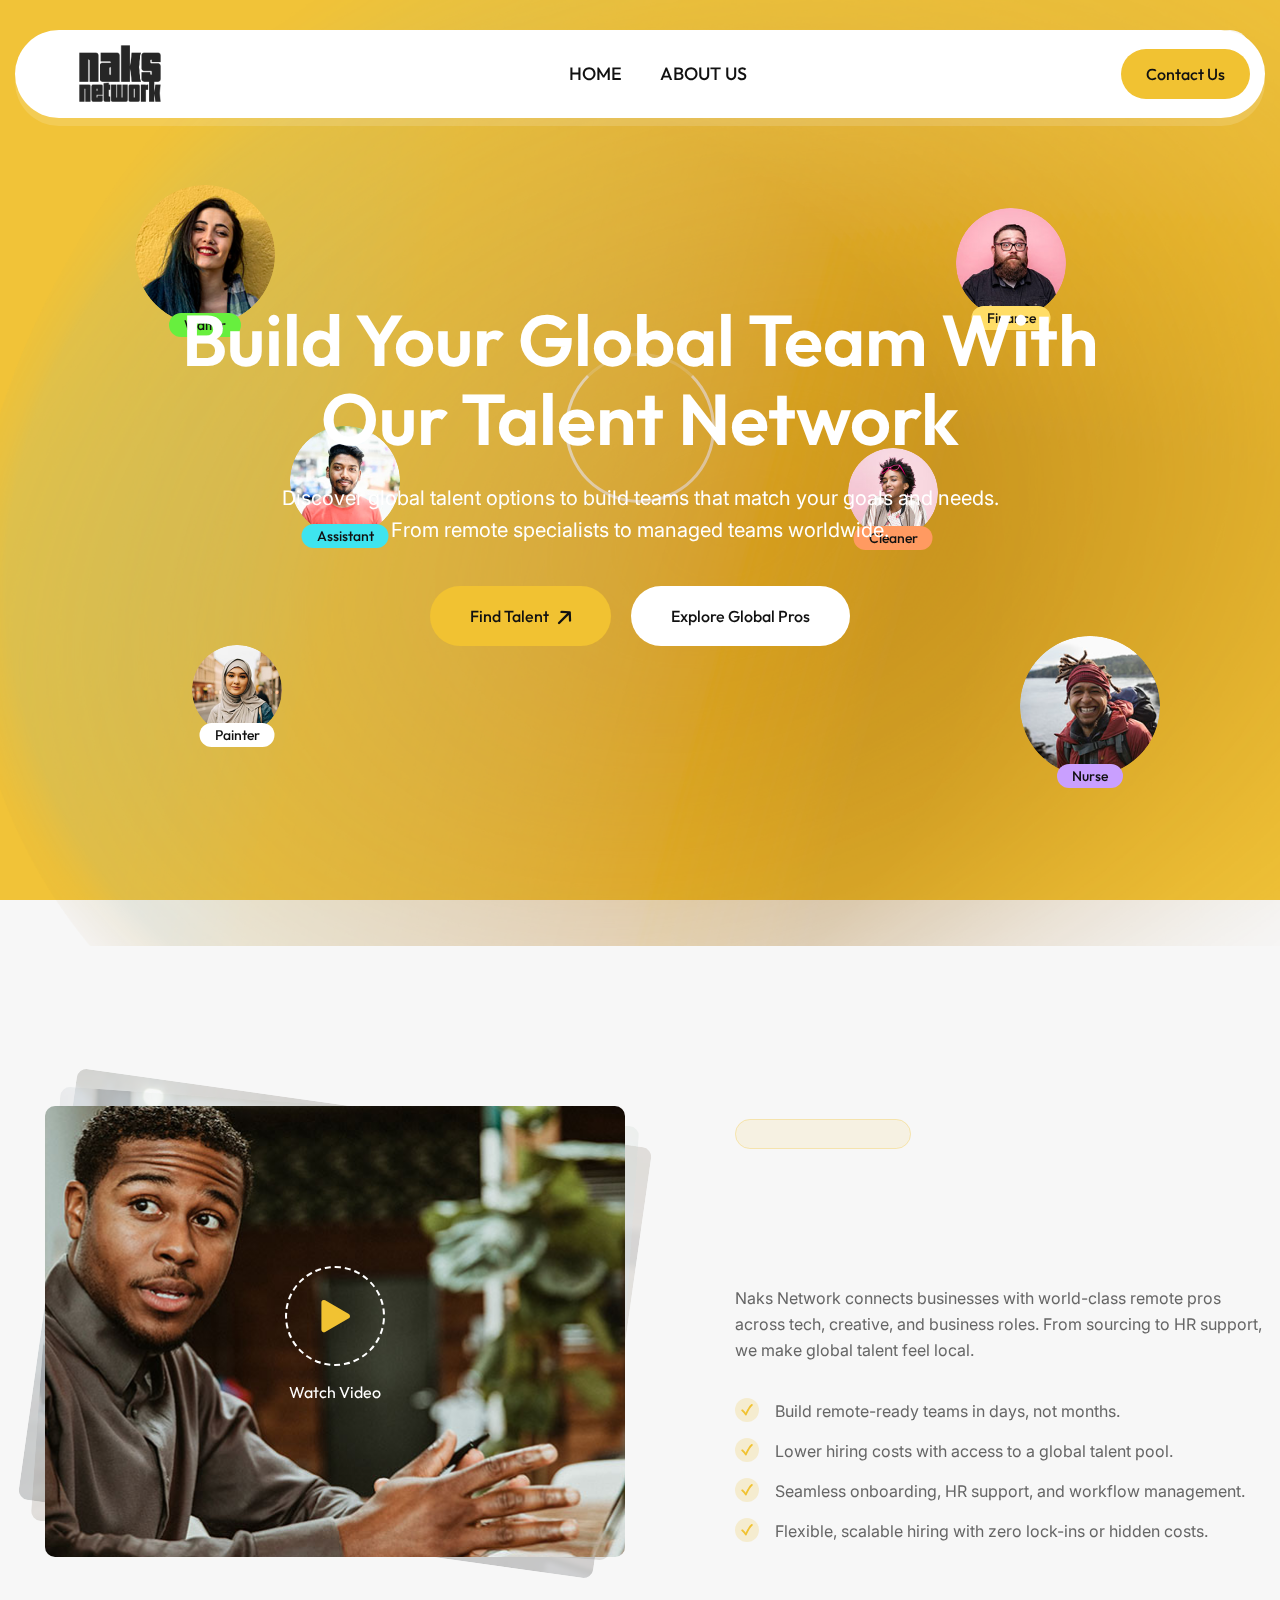
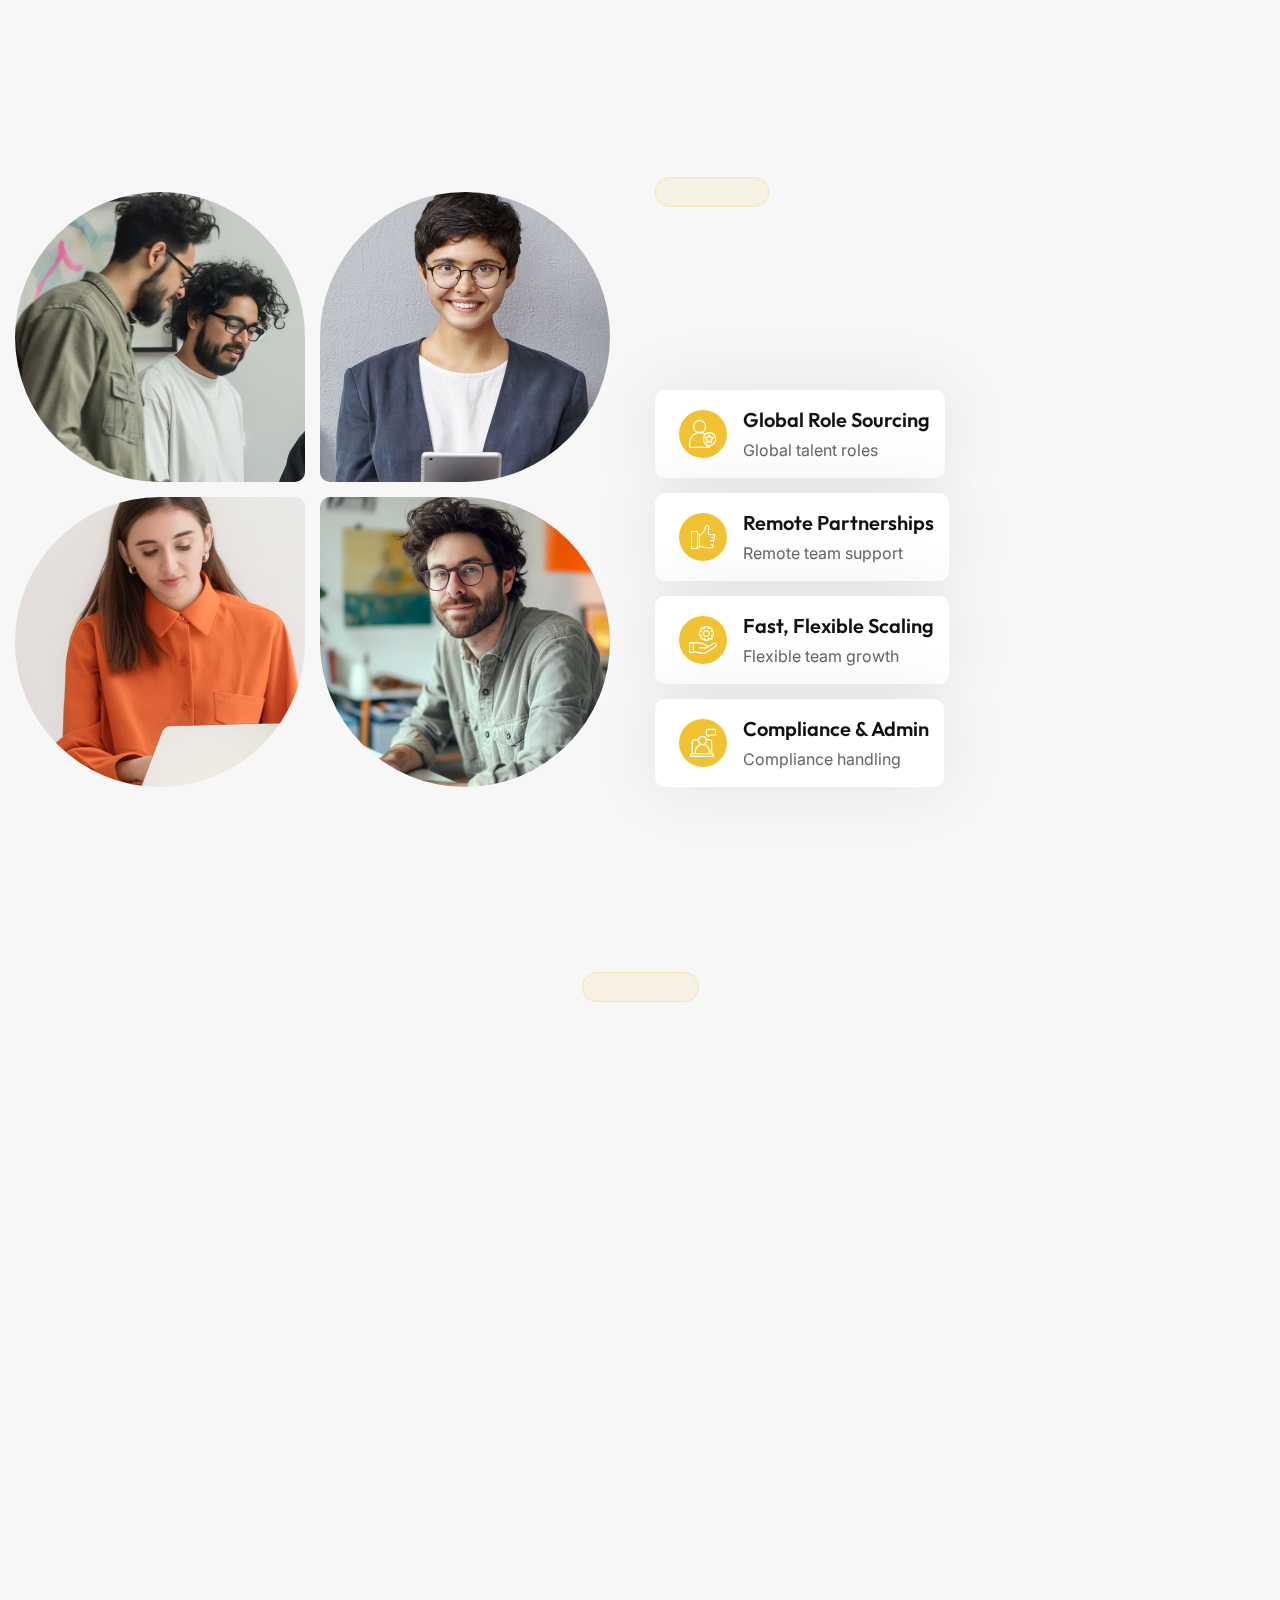
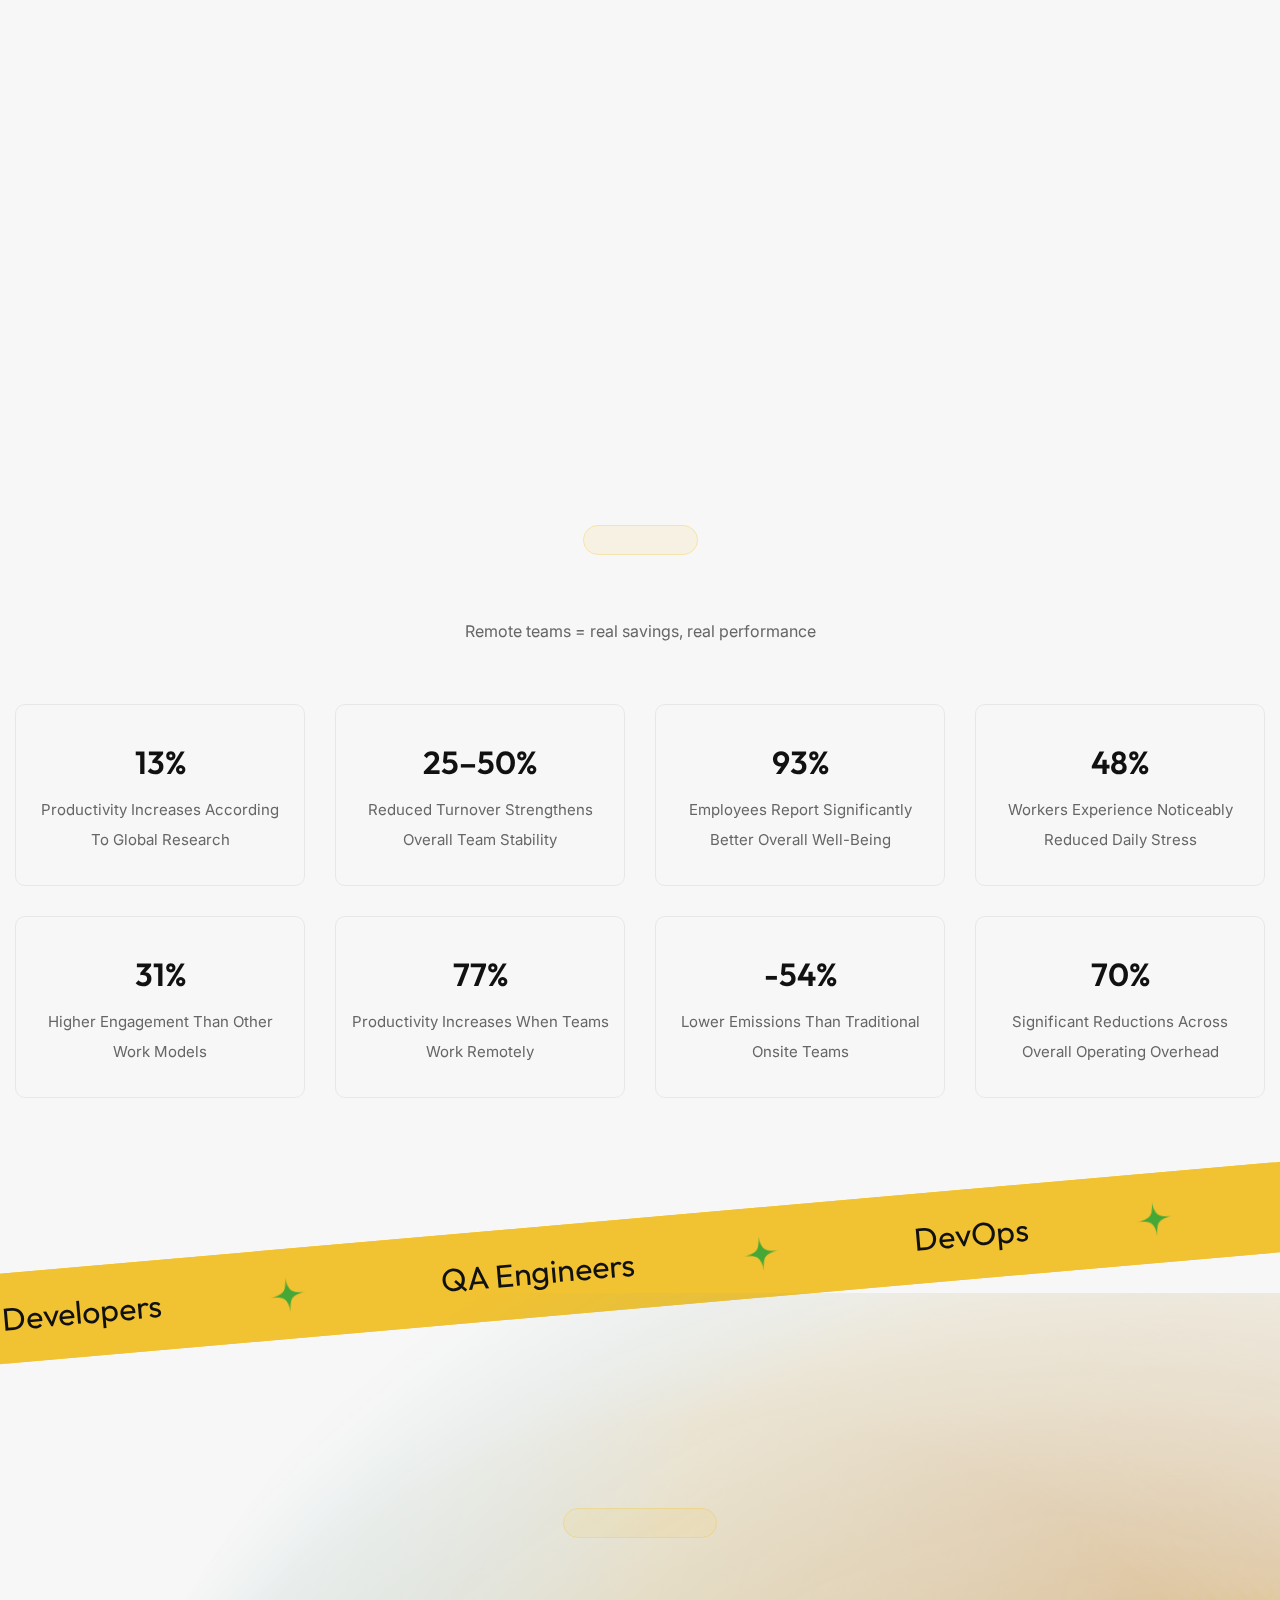
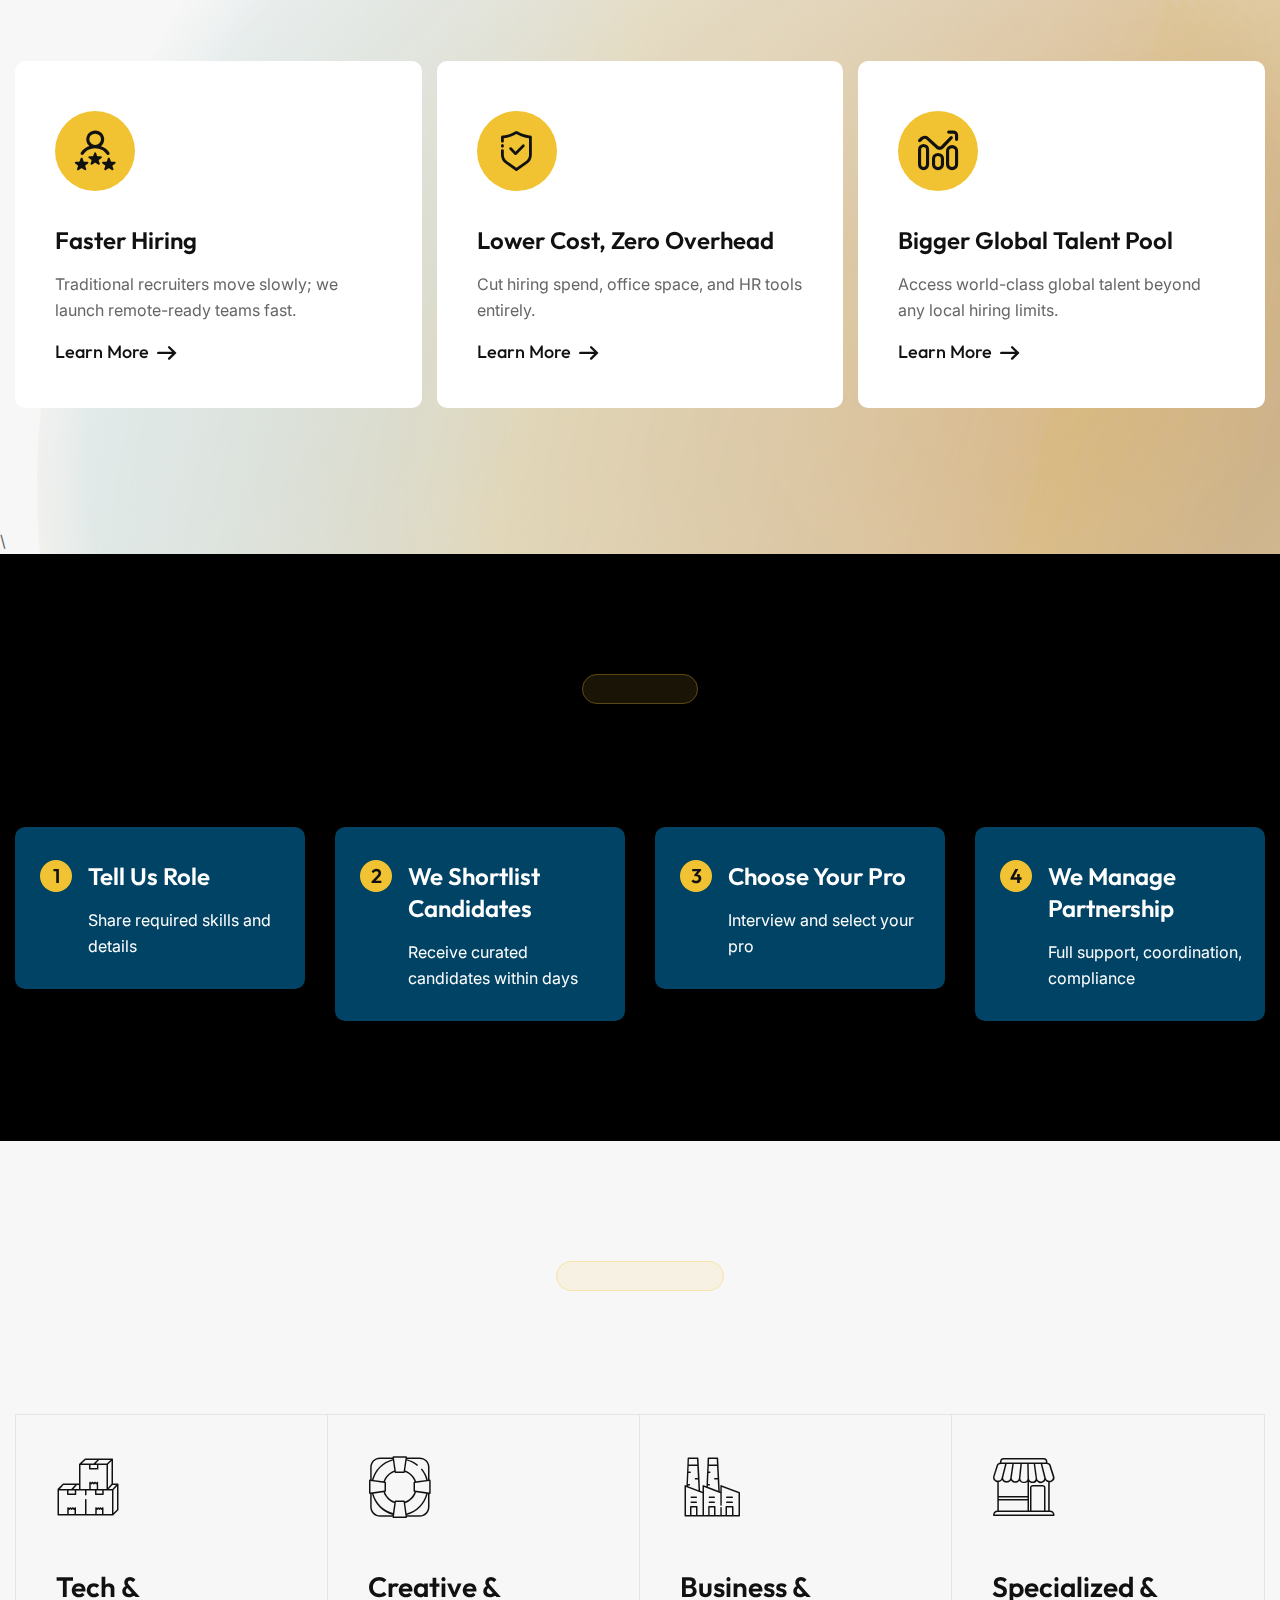
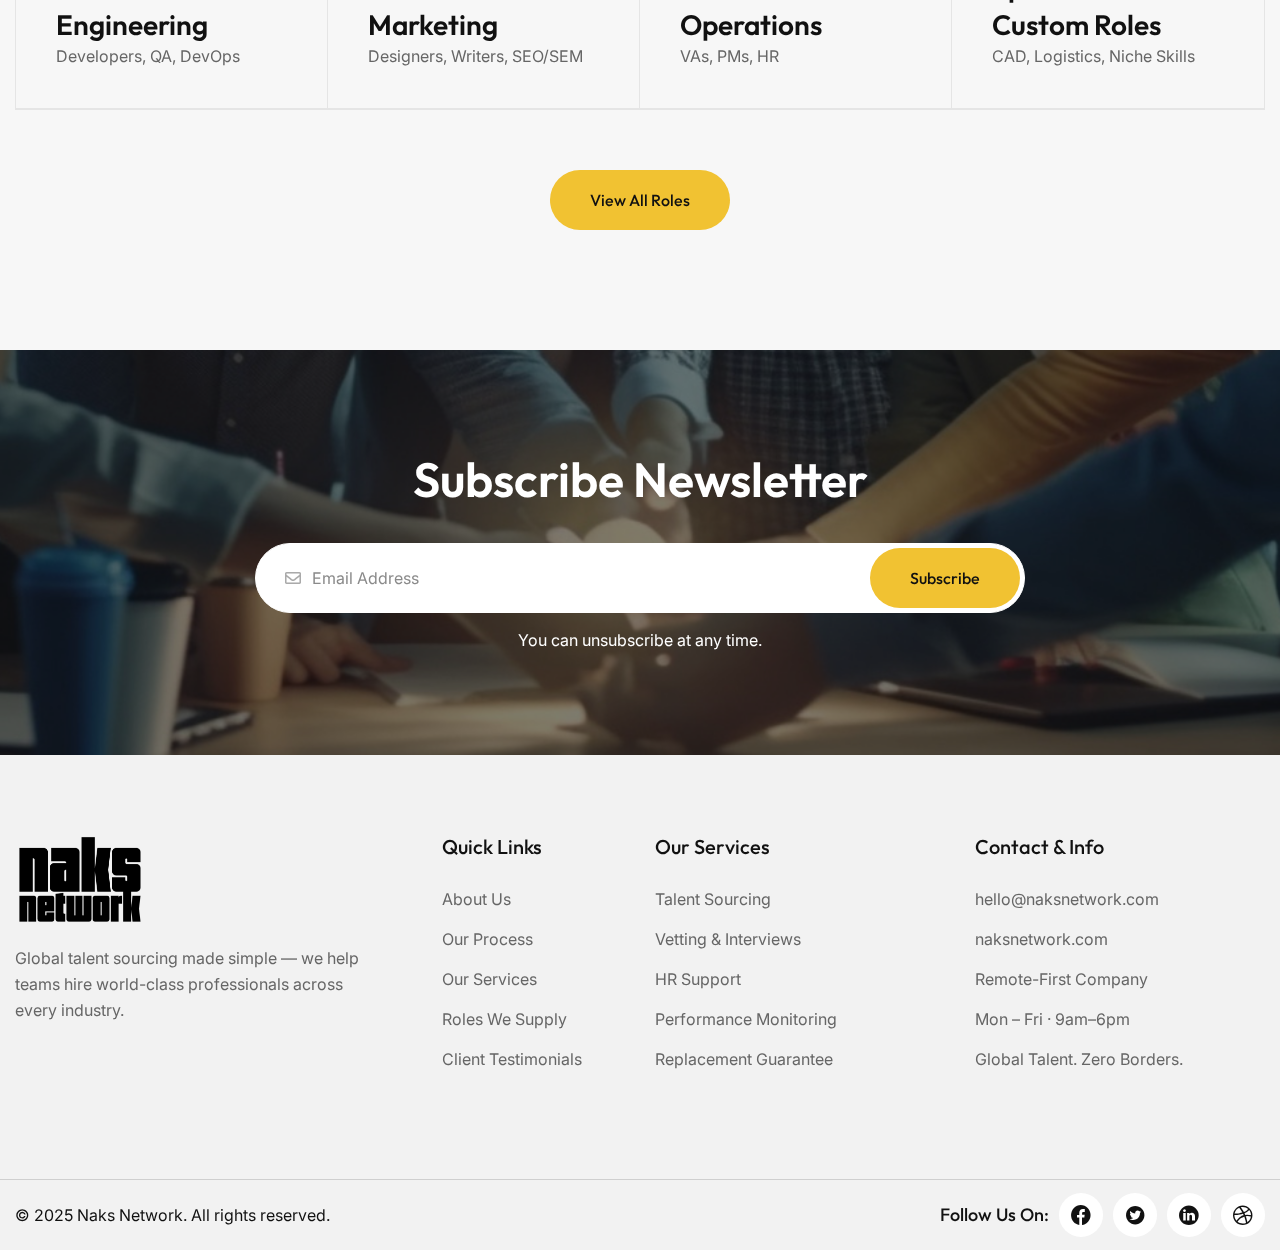
<file: index.html>
<!DOCTYPE html><html lang="en"><head>
        <meta charset="utf-8">
        <meta http-equiv="X-UA-Compatible" content="IE=edge">
        <meta name="viewport"
            content="width=device-width, initial-scale=1.0, maximum-scale=1.0, user-scalable=0">

        <!-- Fav Icon -->

        <!-- Google Fonts -->
        <link
            href="https://fonts.googleapis.com/css2?family=Outfit:wght@100..900&display=swap"
            rel="stylesheet">
        <link
            href="https://fonts.googleapis.com/css2?family=Inter:wght@100..900&family=Outfit:wght@100..900&display=swap"
            rel="stylesheet">

        <!-- Stylesheets -->
        <link href="css/font-awesome-all.css" rel="stylesheet">
        <link href="css/flaticon.css" rel="stylesheet">
        <link href="css/owl.css" rel="stylesheet">
        <link href="css/bootstrap.css" rel="stylesheet">
        <link href="css/jquery.fancybox.min.css" rel="stylesheet">
        <link href="css/animate.css" rel="stylesheet">
        <link href="css/nice-select.css" rel="stylesheet">
        <link href="css/odometer.css" rel="stylesheet">
        <link href="css/elpath.css" rel="stylesheet">
        <link href="css/color.css" id="jssDefault" rel="stylesheet">
        <link href="css/style.css" rel="stylesheet">
        <link href="css/header.css" rel="stylesheet">
        <link href="css/banner.css" rel="stylesheet">
        <link href="css/clients.css" rel="stylesheet">
        <link href="css/about.css" rel="stylesheet">
        <link href="css/funfact.css" rel="stylesheet">
        <link href="css/chooseus.css" rel="stylesheet">
        <link href="css/category.css" rel="stylesheet">
        <link href="css/industries.css" rel="stylesheet">
        <link href="css/process.css" rel="stylesheet">
        <link href="css/team.css" rel="stylesheet">
        <link href="css/news.css" rel="stylesheet">
        <link href="css/subscribe.css" rel="stylesheet">
        <link href="css/footer.css" rel="stylesheet">
        <link href="css/responsive.css" rel="stylesheet">
        <link rel="stylesheet" href="css/service.css">

    </head>

    <!-- page wrapper -->
    <body>

        <div class="boxed_wrapper ltr"  >
            
            <!-- preloader -->
            <div class="loader-wrap">
                <div class="preloader">
                    <div class="preloader-close"><i class="icon-27"></i></div>
                    <div id="handle-preloader" class="handle-preloader">
                        <div class="animation-preloader">
                            <div class="spinner"></div>
                        </div>
                    </div>
                </div>
            </div>
            <!-- preloader end -->

            <!-- main header -->
            <header class="main-header header-style-one">
                <!-- header-lower -->
                <div class="header-lower">
                    <div class="auto-container">
                        <div class="outer-box">
                            <figure class="logo-box pl_15">
                                <a href="index">
                                    <img src="images/logo/logo.png" alt
                                        style="width:150px; height:60px; object-fit:contain;">
                                </a>
                            </figure>
                            <div class="menu-area">
                                <!--Mobile Navigation Toggler-->
                                <div class="mobile-nav-toggler">
                                    <i class="icon-bar"></i>
                                    <i class="icon-bar"></i>
                                    <i class="icon-bar"></i>
                                </div>
                                <nav
                                    class="main-menu navbar-expand-md navbar-light clearfix">
                                    <div
                                        class="collapse navbar-collapse show clearfix"
                                        id="navbarSupportedContent">
                                        <ul class="navigation clearfix">
                                            <li><a href="index">HOME</a></li>
                                            <li><a href="about">ABOUT US</a></li>
                                        </ul>
                                    </div>
                                </nav>
                            </div>
                            <div class="menu-right-content">
                                <div class="btn-box"><a href="contact"
                                        class="theme-btn btn-one">Contact
                                        Us</a></div>
                            </div>
                        </div>
                    </div>
                </div>

                <!--sticky Header-->
                <div class="sticky-header">
                    <div class="auto-container">
                        <div class="outer-box">
                            <figure class="logo-box pl_15">
                                <a href="index">
                                    <img src="images/logo/logo.png" alt
                                        style="width:150px; height:60px; object-fit:contain;">
                                </a>
                            </figure>
                            <div class="menu-area">
                                <nav class="main-menu clearfix">
                                    <!--Keep This Empty / Menu will come through Javascript-->
                                </nav>
                            </div>
                            <div class="menu-right-content">
                                <div class="btn-box"><a href="contact"
                                        class="theme-btn btn-one">Contact
                                        Us</a></div>
                            </div>
                        </div>
                    </div>
                </div>
            </header>
            <!-- main-header end -->

            <!-- Mobile Menu  -->
            <div class="mobile-menu">
                <div class="menu-backdrop"></div>
                <div class="close-btn"><i class="fas fa-times"></i></div>
                <nav class="menu-box">
                    <div class="nav-logo"><a href="index"><img
                                src="images/logo/logo.png" alt title></a></div>
                    <div
                        class="menu-outer"><!--Here Menu Will Come Automatically Via Javascript / Same Menu as in Header--></div>
                    <div class="contact-info">
                        <h4>Contact Info</h4>
                        <ul>
                            <!-- <li>Chicago 12, Melborne City, USA</li>
                            <li><a href="tel:+8801682648101">+88
                                    01682648101</a></li> -->
                            <li><a
                                    href="mailto:hello@naksnetwork.com">hello@naksnetwork.com</a></li>
                        </ul>
                    </div>
                    <div class="social-links">
                        <ul class="clearfix">
                            <li><a href="#"><span
                                        class="fab fa-twitter"></span></a></li>
                            <li><a href="#"><span
                                        class="fab fa-facebook-square"></span></a></li>
                            <li><a href="#"><span
                                        class="fab fa-pinterest-p"></span></a></li>
                            <li><a href="#"><span
                                        class="fab fa-instagram"></span></a></li>
                            <li><a href="#"><span
                                        class="fab fa-youtube"></span></a></li>
                        </ul>
                    </div>
                </nav>
            </div>
            <!-- End Mobile Menu -->

            <!-- banner-section -->
            <section class="banner-section p_relative centred">
                <div class="pattern-layer"
                    style="background-image: url(images/new-one2.png);"></div>
                <div class="author-box">
                    <div class="author author-1"><img src="images/author-1.png"
                            alt><span>Waiter</span></div>
                    <div class="author author-2"><img src="images/author-2.png"
                            alt><span>Assistant</span></div>
                    <div class="author author-3"><img src="images/author-3.png"
                            alt><span>Painter</span></div>
                    <div class="author author-4"><img src="images/author-4.png"
                            alt><span>Finance</span></div>
                    <div class="author author-5"><img src="images/author-5.png"
                            alt><span>Cleaner</span></div>
                    <div class="author author-6"><img src="images/author-6.png"
                            alt><span>Nurse</span></div>
                </div>
                <div class="auto-container">
                    <div class="content-box">
                        <h2>Build Your Global Team With Our Talent Network</h2>
                        <p>Discover global talent options to build teams that
                            match your goals and needs. From remote specialists
                            to managed teams worldwide.</p>
                        <div class="btn-box">
                            <a href="#"
                                class="theme-btn btn-one mr_20"><span>Find
                                    Talent</span></a>
                            <a href="#" class="theme-btn banner-btn">Explore
                                Global Pros</a>
                        </div>
                    </div>
                </div>

            </section>
            <!-- banner-section end -->

            <!-- about-section -->
            <section class="about-section pt_120 pb_120">
                <div class="auto-container">
                    <div class="row align-items-center">
                        <div class="col-lg-6 col-md-12 col-sm-12 video-column">
                            <div class="video_block_one">
                                <div
                                    class="video-box p_relative pt_40 pb_40 pl_30 centred">
                                    <div class="image-layer">
                                        <figure class="image-1"><img
                                                src="images/video-3.jpg"
                                                alt></figure>
                                        <figure class="image-2"><img
                                                src="images/video-2.jpg"
                                                alt></figure>
                                    </div>
                                    <div class="video-inner"
                                        style="background-image: url(images/video-1.jpg);">
                                        <div class="video-content">
                                            <a
                                                href="https://www.youtube.com/"
                                                class="lightbox-image video-btn"
                                                data-caption><i
                                                    class="icon-8"></i><span
                                                    class="border-animation border-1"></span><span
                                                    class="border-animation border-2"></span><span
                                                    class="border-animation border-3"></span></a>
                                            <h6>Watch Video</h6>
                                        </div>
                                    </div>
                                </div>
                            </div>
                        </div>
                        <div
                            class="col-lg-6 col-md-12 col-sm-12 content-column">
                            <div class="content_block_one">
                                <div class="content-box ml_80">
                                    <div
                                        class="sec-title pb_20 sec-title-animation animation-style2">
                                        <span
                                            class="sub-title mb_10 title-animation">About
                                            Naks Network</span>
                                        <h2 class="title-animation">Global
                                            Talent. Zero Borders.
                                            <span>All Impact.</span>
                                        </h2>
                                    </div>
                                    <div class="text-box">
                                        <p>Naks Network connects businesses with
                                            world-class remote pros across tech,
                                            creative, and business roles. From
                                            sourcing to HR support, we make
                                            global talent feel local.</p>
                                        <ul class="list-style-one clearfix">
                                            <li>Build remote-ready teams in
                                                days, not months.</li>
                                            <li>Lower hiring costs with access
                                                to a global talent pool.</li>
                                            <li>Seamless onboarding, HR support,
                                                and workflow management.</li>
                                            <li>Flexible, scalable hiring with
                                                zero lock-ins or hidden
                                                costs.</li>
                                        </ul>
                                    </div>
                                </div>
                            </div>
                        </div>

                    </div>
                </div>
            </section>
            <!-- about-section end -->

            <!-- about-style-four -->
            <section class="about-style-four pt_60 pb_60">
                <div class="auto-container">
                    <div class="row align-items-center">

                        <!-- IMAGE COLUMN -->
                        <div class="col-lg-6 col-md-12 col-sm-12 image-column">
                            <div class="image_block_two">
                                <div class="image-inner">
                                    <div class="image-box mr_15">
                                        <figure class="image image-1 mb_15"><img
                                                src="images/about-3.jpg"
                                                alt></figure>
                                        <figure class="image image-2"><img
                                                src="images/about-4.jpg"
                                                alt></figure>
                                    </div>

                                    <div class="image-box">
                                        <figure class="image image-3 mb_15"><img
                                                src="images/about-5.jpg"
                                                alt></figure>
                                        <figure class="image image-4"><img
                                                src="images/about-6.jpg"
                                                alt></figure>
                                    </div>

                                </div>
                            </div>
                        </div>

                        <!-- CONTENT COLUMN -->
                        <div
                            class="col-lg-6 col-md-12 col-sm-12 content-column">
                            <div class="content_block_five">
                                <div class="content-box">

                                    <div
                                        class="sec-title pb_40 sec-title-animation animation-style2">
                                        <span
                                            class="sub-title mb_10 title-animation">What
                                            We Do</span>
                                        <h2 class="title-animation">Global
                                            Talent, Zero Limits.</h2>
                                        <p class="title-animation">We source,
                                            manage, and scale world-class remote
                                            talent across industries—fast,
                                            flexible, and fully compliant.</p>
                                    </div>

                                    <div class="inner-box clearfix">

                                        <div class="single-item">
                                            <div class="icon-box"><i
                                                    class="icon-29"></i></div>
                                            <h4><a href="#">Global Role
                                                    Sourcing</a></h4>
                                            <span>Global talent roles</span>
                                        </div>

                                        <div class="single-item">
                                            <div class="icon-box"><i
                                                    class="icon-30"></i></div>
                                            <h4><a href="#">Remote
                                                    Partnerships</a></h4>
                                            <span>Remote team support</span>
                                        </div>

                                        <div class="single-item">
                                            <div class="icon-box"><i
                                                    class="icon-31"></i></div>
                                            <h4><a href="#">Fast, Flexible
                                                    Scaling</a></h4>
                                            <span>Flexible team growth</span>
                                        </div>

                                        <div class="single-item">
                                            <div class="icon-box"><i
                                                    class="icon-32"></i></div>
                                            <h4><a href="#">Compliance &
                                                    Admin</a></h4>
                                            <span>Compliance handling</span>
                                        </div>

                                    </div>

                                </div>
                            </div>
                        </div>

                    </div>
                </div>
            </section>

            <!-- about-style-four end -->

            <!-- service-section -->
            <section class="service-section centred pt_110 pb_90">
                <div class="auto-container">
                    <div
                        class="sec-title pb_60 sec-title-animation animation-style2">
                        <span class="sub-title mb_10 title-animation">Our
                            Services</span>
                        <h2 class="title-animation">Everything You Need In One
                            Place</h2>
                    </div>
                    <div class="row clearfix">

                        <!-- 1: Talent Sourcing -->
                        <div class="col-lg-4 col-md-6 col-sm-12 service-block">
                            <div class="service-block-one wow fadeInUp animated"
                                data-wow-delay="00ms"
                                data-wow-duration="1500ms">
                                <div class="inner-box">
                                    <div class="image-box">
                                        <figure class="image">
                                            <a href="#">
                                                <img src="images/service-1.jpg"
                                                    alt>
                                            </a>
                                        </figure>
                                        <figure class="overlay-image">
                                            <a href="#">
                                                <img src="images/service-1.jpg"
                                                    alt>
                                            </a>
                                        </figure>
                                    </div>
                                    <div class="lower-content">
                                        <h3>
                                            <a
                                                href="#">Talent
                                                Sourcing</a>
                                        </h3>
                                        <p>Finding the right candidates for your
                                            team.</p>
                                        <div class="btn-box">
                                            <a href="#"
                                                class="theme-btn btn-one">View
                                                Details</a>
                                        </div>
                                    </div>
                                </div>
                            </div>
                        </div>

                        <!-- 2: Vetting + Interviews -->
                        <div class="col-lg-4 col-md-6 col-sm-12 service-block">
                            <div class="service-block-one wow fadeInUp animated"
                                data-wow-delay="300ms"
                                data-wow-duration="1500ms">
                                <div class="inner-box">
                                    <div class="image-box">
                                        <figure class="image">
                                            <a href="#">
                                                <img src="images/service-2.jpg"
                                                    alt>
                                            </a>
                                        </figure>
                                        <figure class="overlay-image">
                                            <a href="#">
                                                <img src="images/service-2.jpg"
                                                    alt>
                                            </a>
                                        </figure>
                                    </div>
                                    <div class="lower-content">
                                        <h3>
                                            <a
                                                href="#">Vetting
                                                + Interviews</a>
                                        </h3>
                                        <p>Pre-vetted candidates ready to
                                            join.</p>
                                        <div class="btn-box">
                                            <a href="#"
                                                class="theme-btn btn-one">View
                                                Details</a>
                                        </div>
                                    </div>
                                </div>
                            </div>
                        </div>

                        <!-- 3: HR Support -->
                        <div class="col-lg-4 col-md-6 col-sm-12 service-block">
                            <div class="service-block-one wow fadeInUp animated"
                                data-wow-delay="600ms"
                                data-wow-duration="1500ms">
                                <div class="inner-box">
                                    <div class="image-box">
                                        <figure class="image">
                                            <a href="#">
                                                <img src="images/service-3.jpg"
                                                    alt>
                                            </a>
                                        </figure>
                                        <figure class="overlay-image">
                                            <a href="#">
                                                <img src="images/service-3.jpg"
                                                    alt>
                                            </a>
                                        </figure>
                                    </div>
                                    <div class="lower-content">
                                        <h3>
                                            <a href="#">HR
                                                Support</a>
                                        </h3>
                                        <p>Handling onboarding and HR
                                            matters.</p>
                                        <div class="btn-box">
                                            <a href="#"
                                                class="theme-btn btn-one">View
                                                Details</a>
                                        </div>
                                    </div>
                                </div>
                            </div>
                        </div>

                        <!-- 4: Performance Monitoring -->
                        <div class="col-lg-4 col-md-6 col-sm-12 service-block">
                            <div class="service-block-one wow fadeInUp animated"
                                data-wow-delay="00ms"
                                data-wow-duration="1500ms">
                                <div class="inner-box">
                                    <div class="image-box">
                                        <figure class="image">
                                            <a href="#">
                                                <img src="images/service-4.jpg"
                                                    alt>
                                            </a>
                                        </figure>
                                        <figure class="overlay-image">
                                            <a href="#">
                                                <img src="images/service-1.jpg"
                                                    alt>
                                            </a>
                                        </figure>
                                    </div>
                                    <div class="lower-content">
                                        <h3>
                                            <a
                                                href="#">Performance
                                                Monitoring</a>
                                        </h3>
                                        <p>Ensuring your team meets goals.</p>
                                        <div class="btn-box">
                                            <a href="#"
                                                class="theme-btn btn-one">View
                                                Details</a>
                                        </div>
                                    </div>
                                </div>
                            </div>
                        </div>

                        <!-- 5: Replacement Guarantee -->
                        <div class="col-lg-4 col-md-6 col-sm-12 service-block">
                            <div class="service-block-one wow fadeInUp animated"
                                data-wow-delay="300ms"
                                data-wow-duration="1500ms">
                                <div class="inner-box">
                                    <div class="image-box">
                                        <figure class="image">
                                            <a href="#">
                                                <img src="images/service-5.jpg"
                                                    alt>
                                            </a>
                                        </figure>
                                        <figure class="overlay-image">
                                            <a href="#">
                                                <img src="images/service-2.jpg"
                                                    alt>
                                            </a>
                                        </figure>
                                    </div>
                                    <div class="lower-content">
                                        <h3>
                                            <a
                                                href="#">Replacement
                                                Guarantee</a>
                                        </h3>
                                        <p>We replace the talent if needed.</p>
                                        <div class="btn-box">
                                            <a href="#"
                                                class="theme-btn btn-one">View
                                                Details</a>
                                        </div>
                                    </div>
                                </div>
                            </div>
                        </div>

                        <!-- 6: Timezone Coordination -->
                        <div class="col-lg-4 col-md-6 col-sm-12 service-block">
                            <div class="service-block-one wow fadeInUp animated"
                                data-wow-delay="600ms"
                                data-wow-duration="1500ms">
                                <div class="inner-box">
                                    <div class="image-box">
                                        <figure class="image">
                                            <a href="#">
                                                <img src="images/service-6.jpg"
                                                    alt>
                                            </a>
                                        </figure>
                                        <figure class="overlay-image">
                                            <a href="#">
                                                <img src="images/service-3.jpg"
                                                    alt>
                                            </a>
                                        </figure>
                                    </div>
                                    <div class="lower-content">
                                        <h3>
                                            <a
                                                href="#">Timezone
                                                Coordination</a>
                                        </h3>
                                        <p>Managing global time zones
                                            smoothly.</p>
                                        <div class="btn-box">
                                            <a href="#"
                                                class="theme-btn btn-one">View
                                                Details</a>
                                        </div>
                                    </div>
                                </div>
                            </div>
                        </div>

                    </div>
                </div>
            </section>
            <!-- service-section end -->

            <!-- funfact-section -->
            <section class="funfact-section centred pb_90">
                <div
                    class="sec-title centred pb_60 sec-title-animation animation-style2">
                    <span class="sub-title mb_10 title-animation">Why
                        Remote</span>
                    <h2 class="title-animation">Why Remote Works</h2>
                    <p>Remote teams = real savings, real performance</p>
                </div>

                <div class="auto-container">
                    <div class="row clearfix">

                        <!-- 2 -->
                        <div class="col-lg-3 col-md-6 col-sm-12 funfact-block">
                            <div class="funfact-block-one">
                                <div class="inner-box">
                                    <div class="count-outer">
                                        <span>13%</span>
                                    </div>
                                    <p>Productivity Increases According To
                                        Global Research</p>
                                </div>
                            </div>
                        </div>

                        <!-- 3 -->
                        <div class="col-lg-3 col-md-6 col-sm-12 funfact-block">
                            <div class="funfact-block-one">
                                <div class="inner-box">
                                    <div class="count-outer">
                                        <span>25–50%</span>
                                    </div>
                                    <p>Reduced Turnover Strengthens Overall Team
                                        Stability</p>
                                </div>
                            </div>
                        </div>

                        <!-- 4 -->
                        <div class="col-lg-3 col-md-6 col-sm-12 funfact-block">
                            <div class="funfact-block-one">
                                <div class="inner-box">
                                    <div class="count-outer">
                                        <span>93%</span>
                                    </div>
                                    <p>Employees Report Significantly Better
                                        Overall Well-Being</p>
                                </div>
                            </div>
                        </div>

                        <!-- 6 -->
                        <div class="col-lg-3 col-md-6 col-sm-12 funfact-block">
                            <div class="funfact-block-one">
                                <div class="inner-box">
                                    <div class="count-outer">
                                        <span>48%</span>
                                    </div>
                                    <p>Workers Experience Noticeably Reduced
                                        Daily Stress</p>
                                </div>
                            </div>
                        </div>

                        <!-- 7 -->
                        <div class="col-lg-3 col-md-6 col-sm-12 funfact-block">
                            <div class="funfact-block-one">
                                <div class="inner-box">
                                    <div class="count-outer">
                                        <span>31%</span>
                                    </div>
                                    <p>Higher Engagement Than Other Work
                                        Models</p>
                                </div>
                            </div>
                        </div>

                        <!-- 8 -->
                        <div class="col-lg-3 col-md-6 col-sm-12 funfact-block">
                            <div class="funfact-block-one">
                                <div class="inner-box">
                                    <div class="count-outer">
                                        <span>77%</span>
                                    </div>
                                    <p>Productivity Increases When Teams Work
                                        Remotely</p>
                                </div>
                            </div>
                        </div>

                        <!-- 9 -->
                        <div class="col-lg-3 col-md-6 col-sm-12 funfact-block">
                            <div class="funfact-block-one">
                                <div class="inner-box">
                                    <div class="count-outer">
                                        <span>-54%</span>
                                    </div>
                                    <p>Lower Emissions Than Traditional Onsite
                                        Teams</p>
                                </div>
                            </div>
                        </div>

                        <!-- 10 -->
                        <div class="col-lg-3 col-md-6 col-sm-12 funfact-block">
                            <div class="funfact-block-one">
                                <div class="inner-box">
                                    <div class="count-outer">
                                        <span>70%</span>
                                    </div>
                                    <p>Significant Reductions Across Overall
                                        Operating Overhead</p>
                                </div>
                            </div>
                        </div>

                    </div>
                </div>
            </section>

            <!-- funfact-section end -->

            <div class="slide-text">
                <div class="text-inner">
                    <ul class="text-list">

                        <li>Developers</li>
                        <li>QA Engineers</li>
                        <li>DevOps</li>
                        <li>Cloud Specialists</li>
                        <li>Data Analysts</li>
                        <li>AI / ML Experts</li>

                        <li>Designers</li>
                        <li>Editors</li>
                        <li>Writers</li>
                        <li>Brand Creatives</li>
                        <li>UI/UX Designers</li>

                        <li>Virtual Assistants</li>
                        <li>Project Managers</li>
                        <li>HR Professionals</li>
                        <li>Finance Specialists</li>
                        <li>Customer Support</li>

                        <li>Sales Development Reps</li>
                        <li>Performance Marketing</li>
                        <li>SEO / SEM</li>
                        <li>Growth Specialists</li>

                        <li>CAD Experts</li>
                        <li>Logistics Staff</li>
                        <li>Research Analysts</li>
                        <li>SaaS Specialists</li>
                        <li>Custom Roles</li>

                        <!-- Repeat once for infinite loop effect -->
                        <li>Developers</li>
                        <li>QA Engineers</li>
                        <li>DevOps</li>
                        <li>Cloud Specialists</li>
                        <li>Data Analysts</li>
                        <li>AI / ML Experts</li>

                        <li>Designers</li>
                        <li>Editors</li>
                        <li>Writers</li>
                        <li>Brand Creatives</li>
                        <li>UI/UX Designers</li>

                        <li>Virtual Assistants</li>
                        <li>Project Managers</li>
                        <li>HR Professionals</li>
                        <li>Finance Specialists</li>
                        <li>Customer Support</li>

                    </ul>
                </div>
            </div>

            <!-- chooseus-section -->
            <section class="chooseus-section pt_200 pb_90">
                <div class="pattern-layer"
                    style="background-image: url(images/new-one2.png);"></div>
                <div class="auto-container">
                    <div
                        class="sec-title centred pb_60 sec-title-animation animation-style2">
                        <span class="sub-title mb_10 title-animation">Why Work
                            With Us</span>
                        <h2 class="title-animation">Your Hiring, Upgraded</h2>
                    </div>
                    <div class="inner-container">
                        <div class="row clearfix">

                            <!-- 1 -->
                            <div
                                class="col-lg-4 col-md-6 col-sm-12 chooseus-block">
                                <div class="chooseus-block-one">
                                    <div class="inner-box">
                                        <div class="icon-box"><i
                                                class="icon-4"></i></div>
                                        <h3><a href="#">Faster Hiring</a></h3>
                                        <p>Traditional recruiters move slowly;
                                            we launch remote-ready teams
                                            fast.</p>
                                        <div class="link">
                                            <a href="#">Learn More<i
                                                    class="icon-7"></i></a>
                                        </div>
                                    </div>
                                </div>
                            </div>

                            <!-- 2 -->
                            <div
                                class="col-lg-4 col-md-6 col-sm-12 chooseus-block">
                                <div class="chooseus-block-one">
                                    <div class="inner-box">
                                        <div class="icon-box"><i
                                                class="icon-5"></i></div>
                                        <h3><a href="#">Lower Cost, Zero
                                                Overhead</a></h3>
                                        <p>Cut hiring spend, office space, and
                                            HR tools entirely.</p>
                                        <div class="link">
                                            <a href="#">Learn More<i
                                                    class="icon-7"></i></a>
                                        </div>
                                    </div>
                                </div>
                            </div>

                            <!-- 3 -->
                            <div
                                class="col-lg-4 col-md-6 col-sm-12 chooseus-block">
                                <div class="chooseus-block-one">
                                    <div class="inner-box">
                                        <div class="icon-box"><i
                                                class="icon-6"></i></div>
                                        <h3><a href="#">Bigger Global Talent
                                                Pool</a></h3>
                                        <p>Access world-class global talent
                                            beyond any local hiring limits.</p>
                                        <div class="link">
                                            <a href="#">Learn More<i
                                                    class="icon-7"></i></a>
                                        </div>
                                    </div>
                                </div>
                            </div>

                        </div>
                    </div>
                </div>
            </section>

            <!-- chooseus-section end -->\

            <!-- process-section -->
            <section class="process-section pt_120 pb_90">
                <div class="pattern-layer"></div>
                <div class="auto-container">

                    <div
                        class="sec-title light centred pb_60 sec-title-animation animation-style2">
                        <span
                            class="sub-title mb_10 title-animation text-white">Our
                            Process</span>
                        <h2 class="title-animation">How We Make It Happen</h2>
                    </div>

                    <div class="row clearfix">

                        <!-- Step 1 -->
                        <div
                            class="col-lg-3 col-md-6 col-sm-12 processing-block">
                            <div class="processing-block-one">
                                <div class="inner-box">
                                    <span class="count-text">1</span>
                                    <h3><a href="#">Tell Us Role</a></h3>
                                    <p>Share required skills and details</p>
                                </div>
                            </div>
                        </div>

                        <!-- Step 2 -->
                        <div
                            class="col-lg-3 col-md-6 col-sm-12 processing-block">
                            <div class="processing-block-one">
                                <div class="inner-box">
                                    <span class="count-text">2</span>
                                    <h3><a href="#">We Shortlist
                                            Candidates</a></h3>
                                    <p>Receive curated candidates within
                                        days</p>
                                </div>
                            </div>
                        </div>

                        <!-- Step 3 -->
                        <div
                            class="col-lg-3 col-md-6 col-sm-12 processing-block">
                            <div class="processing-block-one">
                                <div class="inner-box">
                                    <span class="count-text">3</span>
                                    <h3><a href="#">Choose Your Pro</a></h3>
                                    <p>Interview and select your pro</p>
                                </div>
                            </div>
                        </div>

                        <!-- Step 4 -->
                        <div
                            class="col-lg-3 col-md-6 col-sm-12 processing-block">
                            <div class="processing-block-one">
                                <div class="inner-box">
                                    <span class="count-text">4</span>
                                    <h3><a href="#">We Manage
                                            Partnership</a></h3>
                                    <p>Full support, coordination,
                                        compliance</p>
                                </div>
                            </div>
                        </div>

                    </div>

                </div>
            </section>

            <!-- industries-section -->
            <section class="industries-section pt_120 pb_120">
                <div class="auto-container">

                    <div
                        class="sec-title centred pb_60 sec-title-animation animation-style2">
                        <span class="sub-title mb_10 title-animation">Roles We
                            Can Supply</span>
                        <h2 class="title-animation">If the Skill Exists, We’ll
                            Find It</h2>
                    </div>

                    <div class="inner-container clearfix">

                        <!-- 1. TECH & ENGINEERING -->
                        <div class="industries-block-one">
                            <div class="inner-box">
                                <div class="icon-box"><i
                                        class="icon-9"></i></div>
                                <h3><a href="#">Tech & <br> Engineering</a></h3>
                                <p>Developers, QA, DevOps</p>
                            </div>
                        </div>

                        <!-- 2. CREATIVE & MARKETING -->
                        <div class="industries-block-one">
                            <div class="inner-box">
                                <div class="icon-box"><i
                                        class="icon-10"></i></div>
                                <h3><a href="#">Creative & Marketing</a></h3>
                                <p>Designers, Writers, SEO/SEM</p>
                            </div>
                        </div>

                        <!-- 3. BUSINESS & OPERATIONS -->
                        <div class="industries-block-one">
                            <div class="inner-box">
                                <div class="icon-box"><i
                                        class="icon-11"></i></div>
                                <h3><a href="#">Business & Operations</a></h3>
                                <p>VAs, PMs, HR</p>
                            </div>
                        </div>

                        <!-- 4. SPECIALIZED & CUSTOM ROLES -->
                        <div class="industries-block-one">
                            <div class="inner-box">
                                <div class="icon-box"><i
                                        class="icon-12"></i></div>
                                <h3><a href="#">Specialized & Custom
                                        Roles</a></h3>
                                <p>CAD, Logistics, Niche Skills</p>
                            </div>
                        </div>

                    </div>

                    <div class="btn-box centred mt_60">
                        <a href="#" class="theme-btn btn-one">View All Roles</a>
                    </div>

                </div>
            </section>

            <!-- industries-section end -->

            <!-- subscribe-section -->
            <section class="subscribe-section pt_100 pb_100 centred">
                <div class="bg-layer parallax-bg" data-parallax="{" y":=""
                    100}"=""
                    style="background-image: url(images/subscribe-bg.jpg);"></div>
                <div class="auto-container">
                    <div class="content-box">
                        <h2>Subscribe Newsletter</h2>
                        <div class="form-inner">
                            <form method="post" action="#">
                                <div class="form-group">
                                    <div class="icon-box"><i
                                            class="far fa-envelope"></i></div>
                                    <input type="email" name="email"
                                        placeholder="Email Address" required>
                                    <button type="submit"
                                        class="theme-btn btn-one">Subscribe</button>
                                </div>
                            </form>
                        </div>
                        <p>You can unsubscribe at any time.</p>
                    </div>
                </div>
            </section>
            <!-- subscribe-section end -->

            <!-- main-footer -->
            <footer class="main-footer">
                <div class="widget-section p_relative pt_80 pb_100">
                    <div class="auto-container">
                        <div class="row clearfix">

                            <!-- Brand Column -->
                            <div
                                class="col-lg-4 col-md-6 col-sm-12 footer-column">
                                <div class="footer-widget logo-widget mr_30">
                                    <figure class="footer-logo mb_20">
                                        <a href="#">
                                            <img src="images/logo/logo.png" alt
                                                style="width:130px; height:90px; object-fit:contain;">
                                        </a>
                                    </figure>
                                    <p>Global talent sourcing made simple — we
                                        help teams hire world-class
                                        professionals across every industry.</p>
                                </div>
                            </div>

                            <!-- For Workers → Quick Links -->
                            <div
                                class="col-lg-2 col-md-4 col-sm-12 footer-column">
                                <div class="footer-widget links-widget">
                                    <div class="widget-title">
                                        <h4>Quick Links</h4>
                                    </div>
                                    <div class="widget-content">
                                        <ul class="links-list clearfix">
                                            <li><a href="#">About Us</a></li>
                                            <li><a href="#">Our Process</a></li>
                                            <li><a href="#">Our
                                                    Services</a></li>
                                            <li><a href="#">Roles We
                                                    Supply</a></li>
                                            <li><a href="#">Client
                                                    Testimonials</a></li>
                                        </ul>
                                    </div>
                                </div>
                            </div>

                            <!-- Company → Our Services -->
                            <div
                                class="col-lg-3 col-md-4 col-sm-12 footer-column">
                                <div class="footer-widget links-widget">
                                    <div class="widget-title">
                                        <h4>Our Services</h4>
                                    </div>
                                    <div class="widget-content">
                                        <ul class="links-list clearfix">
                                            <li><a href="#">Talent
                                                    Sourcing</a></li>
                                            <li><a href="#">Vetting &
                                                    Interviews</a></li>
                                            <li><a href="#">HR Support</a></li>
                                            <li><a href="#">Performance
                                                    Monitoring</a></li>
                                            <li><a href="#">Replacement
                                                    Guarantee</a></li>
                                        </ul>
                                    </div>
                                </div>
                            </div>

                            <!-- Help & Support → Contact & Info -->
                            <div
                                class="col-lg-3 col-md-4 col-sm-12 footer-column">
                                <div class="footer-widget links-widget">
                                    <div class="widget-title">
                                        <h4>Contact & Info</h4>
                                    </div>
                                    <div class="widget-content">
                                        <ul class="links-list clearfix">
                                            <li><a
                                                    href="#">hello@naksnetwork.com</a></li>
                                            <li><a
                                                    href="#">naksnetwork.com</a></li>
                                            <li><a href="#">Remote-First
                                                    Company</a></li>
                                            <li><a href="#">Mon – Fri ·
                                                    9am–6pm</a></li>
                                            <li><a href="#">Global Talent. Zero
                                                    Borders.</a></li>
                                        </ul>
                                    </div>
                                </div>
                            </div>

                        </div>
                    </div>
                </div>

                <!-- Footer Bottom -->
                <div class="footer-bottom">
                    <div class="auto-container">
                        <div class="bottom-inner">
                            <div class="copyright">
                                <p>© 2025 Naks Network. All rights reserved.</p>
                            </div>
                            <ul class="social-links">
                                <li><h5>Follow Us On:</h5></li>
                                <li><a href="#"><i class="icon-22"></i></a></li>
                                <li><a href="#"><i class="icon-23"></i></a></li>
                                <li><a href="#"><i class="icon-24"></i></a></li>
                                <li><a href="#"><i class="icon-25"></i></a></li>
                            </ul>
                        </div>
                    </div>
                </div>
            </footer>

            <!-- main-footer end -->

            <!--Scroll to top-->
            <div class="scroll-to-top">
                <svg class="scroll-top-inner" viewBox="-1 -1 102 102">
                    <path d="M50,1 a49,49 0 0,1 0,98 a49,49 0 0,1 0,-98"></path>
                </svg>
            </div>

        </div>

        <!-- jequery plugins -->
        <script src="js/jquery.js"></script>
        <script src="js/bootstrap.min.js"></script>
        <script src="js/owl.js"></script>
        <script src="js/wow.js"></script>
        <script src="js/validation.js"></script>
        <script src="js/jquery.fancybox.js"></script>
        <script src="js/appear.js"></script>
        <script src="js/isotope.js"></script>
        <script src="js/parallax-scroll.js"></script>
        <script src="js/jquery.nice-select.min.js"></script>
        <script src="js/scrolltop.min.js"></script>
        <script src="js/gsap.js"></script>
        <script src="js/ScrollTrigger.js"></script>
        <script src="js/SplitText.js"></script>
        <script src="js/language.js"></script>
        <script src="js/jquery-ui.js"></script>
        <script src="js/lenis.min.js"></script>
        <script src="js/odometer.js"></script>

        <!-- main-js -->
        <script src="js/script.js"></script>

    </body><!-- End of .page_wrapper --></html>
</file>
<file: css/flaticon.css>
@font-face {
  font-family: 'icomoon';
  src:  url('../fonts/icomoon.eot');
  src:  url('../fonts/icomoon.eot#iefix') format('embedded-opentype'),
    url('../fonts/icomoon.ttf') format('truetype'),
    url('../fonts/icomoon.woff') format('woff'),
    url('../images/icomoon.svg#icomoon') format('svg');
  font-weight: normal;
  font-style: normal;
  font-display: block;
}

[class^="icon-"], [class*=" icon-"] {
  /* use !important to prevent issues with browser extensions that change fonts */
  font-family: 'icomoon' !important;
  speak: never;
  font-style: normal;
  font-weight: normal;
  font-variant: normal;
  text-transform: none;
  line-height: 1;

  /* Better Font Rendering =========== */
  -webkit-font-smoothing: antialiased;
  -moz-osx-font-smoothing: grayscale;
}

.icon-1:before {
  content: "\e900";
}
.icon-2:before {
  content: "\e901";
}
.icon-3:before {
  content: "\e902";
}
.icon-4:before {
  content: "\e903";
}
.icon-5:before {
  content: "\e904";
}
.icon-6:before {
  content: "\e905";
}
.icon-7:before {
  content: "\e906";
}
.icon-8:before {
  content: "\e907";
}
.icon-9:before {
  content: "\e908";
}
.icon-10:before {
  content: "\e909";
}
.icon-11:before {
  content: "\e90a";
}
.icon-12:before {
  content: "\e90b";
}
.icon-13:before {
  content: "\e90c";
}
.icon-14:before {
  content: "\e90d";
}
.icon-15:before {
  content: "\e90e";
}
.icon-16:before {
  content: "\e90f";
}
.icon-17:before {
  content: "\e910";
}
.icon-18:before {
  content: "\e911";
}
.icon-19:before {
  content: "\e912";
}
.icon-20:before {
  content: "\e913";
}
.icon-21:before {
  content: "\e914";
}
.icon-22:before {
  content: "\e915";
}
.icon-23:before {
  content: "\e916";
}
.icon-24:before {
  content: "\e917";
}
.icon-25:before {
  content: "\e918";
}
.icon-26:before {
  content: "\e919";
}
.icon-27:before {
  content: "\e91a";
}
.icon-28:before {
  content: "\e91b";
}
.icon-29:before {
  content: "\e91c";
}
.icon-30:before {
  content: "\e91d";
}
.icon-31:before {
  content: "\e91e";
}
.icon-32:before {
  content: "\e91f";
}
.icon-33:before {
  content: "\e920";
}
.icon-34:before {
  content: "\e921";
}
.icon-35:before {
  content: "\e922";
}
.icon-36:before {
  content: "\e923";
}
.icon-37:before {
  content: "\e924";
}
.icon-38:before {
  content: "\e925";
}
.icon-39:before {
  content: "\e926";
}
.icon-40:before {
  content: "\e927";
}
.icon-41:before {
  content: "\e928";
}
.icon-42:before {
  content: "\e929";
}
.icon-43:before {
  content: "\e92a";
}
.icon-44:before {
  content: "\e92b";
}
.icon-45:before {
  content: "\e92c";
}
.icon-46:before {
  content: "\e92d";
}
.icon-47:before {
  content: "\e92e";
}
</file>
<file: css/nice-select.css>
.nice-select {
  -webkit-tap-highlight-color: transparent;
  box-sizing: border-box;
  clear: both;
  cursor: pointer;
  display: block;
  font-family: inherit;
  font-size: 14px;
  font-weight: normal;
  outline: none;
  position: relative;
  -webkit-transition: all 0.2s ease-in-out;
  transition: all 0.2s ease-in-out;
  -webkit-user-select: none;
     -moz-user-select: none;
      -ms-user-select: none;
          user-select: none;
  white-space: nowrap;
  width: auto; }
  .nice-select:hover {
    border-color: #dbdbdb; }
  .nice-select:active, .nice-select.open, .nice-select:focus {
    border-color: #999; }
  .nice-select.open .list {
    opacity: 1;
    pointer-events: auto;
    -webkit-transform: scale(1) translateY(0);
        -ms-transform: scale(1) translateY(0);
            transform: scale(1) translateY(0); }
  .nice-select.disabled {
    border-color: #ededed;
    color: #999;
    pointer-events: none; }
    .nice-select.disabled:after {
      border-color: #cccccc; }
  .nice-select.wide {
    width: 100%; }
    .nice-select.wide .list {
      left: 0 !important;
      right: 0 !important; }
  .nice-select.right {
    float: right; }
    .nice-select.right .list {
      left: auto;
      right: 0; }
  .nice-select.small {
    font-size: 12px;
    height: 36px;
    line-height: 34px; }
    .nice-select.small:after {
      height: 4px;
      width: 4px; }
    .nice-select.small .option {
      line-height: 34px;
      min-height: 34px; }
  .nice-select .list {
    background-color: #fff;
    border-radius: 5px;
    box-shadow: 0 0 0 1px rgba(68, 68, 68, 0.11);
    box-sizing: border-box;
    margin-top: 4px;
    opacity: 0;
    overflow: hidden;
    padding: 0;
    pointer-events: none;
    position: absolute;
    top: 100%;
    left: 0;
    -webkit-transform-origin: 50% 0;
        -ms-transform-origin: 50% 0;
            transform-origin: 50% 0;
    -webkit-transform: scale(0.75) translateY(-21px);
        -ms-transform: scale(0.75) translateY(-21px);
            transform: scale(0.75) translateY(-21px);
    -webkit-transition: all 0.2s cubic-bezier(0.5, 0, 0, 1.25), opacity 0.15s ease-out;
    transition: all 0.2s cubic-bezier(0.5, 0, 0, 1.25), opacity 0.15s ease-out;
    z-index: 9; }
    .nice-select .list:hover .option:not(:hover) {
      background-color: transparent !important; }
  .nice-select .option {
    cursor: pointer;
    font-weight: 400;
    line-height: 40px;
    list-style: none;
    min-height: 40px;
    outline: none;
    padding-left: 18px;
    padding-right: 29px;
    text-align: left;
    -webkit-transition: all 0.2s;
    transition: all 0.2s; }
    .nice-select .option:hover, .nice-select .option.focus, .nice-select .option.selected.focus {
      background-color: #f6f6f6; }
    .nice-select .option.selected {
      font-weight: bold; }
    .nice-select .option.disabled {
      background-color: transparent;
      color: #999;
      cursor: default; }

.no-csspointerevents .nice-select .list {
  display: none; }

.no-csspointerevents .nice-select.open .list {
  display: block; }
</file>
<file: css/odometer.css>
.odometer.odometer-auto-theme,.odometer.odometer-theme-default{display:inline-block;vertical-align:middle;position:relative}.odometer.odometer-auto-theme .odometer-digit,.odometer.odometer-theme-default .odometer-digit{vertical-align:middle;position:relative}.odometer.odometer-auto-theme .odometer-digit .odometer-digit-spacer,.odometer.odometer-theme-default .odometer-digit .odometer-digit-spacer{display:inline-block;vertical-align:middle;visibility:hidden}.odometer.odometer-auto-theme .odometer-digit .odometer-digit-inner,.odometer.odometer-theme-default .odometer-digit .odometer-digit-inner{text-align:left;display:block;position:absolute;top:0;left:0;right:0;bottom:0;overflow:hidden}.odometer.odometer-auto-theme .odometer-digit .odometer-ribbon,.odometer.odometer-theme-default .odometer-digit .odometer-ribbon{display:block}.odometer.odometer-auto-theme .odometer-digit .odometer-ribbon-inner,.odometer.odometer-theme-default .odometer-digit .odometer-ribbon-inner{display:block;-webkit-backface-visibility:hidden}.odometer.odometer-auto-theme .odometer-digit .odometer-value,.odometer.odometer-theme-default .odometer-digit .odometer-value{display:block;-webkit-transform:translateZ(0)}.odometer.odometer-auto-theme .odometer-digit .odometer-value.odometer-last-value,.odometer.odometer-theme-default .odometer-digit .odometer-value.odometer-last-value{position:absolute}.odometer.odometer-auto-theme.odometer-animating-up .odometer-ribbon-inner,.odometer.odometer-theme-default.odometer-animating-up .odometer-ribbon-inner{-webkit-transition:-webkit-transform 2s;-moz-transition:-moz-transform 2s;-ms-transition:-ms-transform 2s;-o-transition:-o-transform 2s;transition:transform 2s}.odometer.odometer-auto-theme.odometer-animating-up.odometer-animating .odometer-ribbon-inner,.odometer.odometer-theme-default.odometer-animating-up.odometer-animating .odometer-ribbon-inner{-webkit-transform:translateY(-100%);-moz-transform:translateY(-100%);-ms-transform:translateY(-100%);-o-transform:translateY(-100%);transform:translateY(-100%)}.odometer.odometer-auto-theme.odometer-animating-down .odometer-ribbon-inner,.odometer.odometer-theme-default.odometer-animating-down .odometer-ribbon-inner{-webkit-transform:translateY(-100%);-moz-transform:translateY(-100%);-ms-transform:translateY(-100%);-o-transform:translateY(-100%);transform:translateY(-100%)}.odometer.odometer-auto-theme.odometer-animating-down.odometer-animating .odometer-ribbon-inner,.odometer.odometer-theme-default.odometer-animating-down.odometer-animating .odometer-ribbon-inner{-webkit-transition:-webkit-transform 2s;-moz-transition:-moz-transform 2s;-ms-transition:-ms-transform 2s;-o-transition:-o-transform 2s;transition:transform 2s;-webkit-transform:translateY(0);-moz-transform:translateY(0);-ms-transform:translateY(0);-o-transform:translateY(0);transform:translateY(0)}.odometer.odometer-auto-theme,.odometer.odometer-theme-default{}.odometer.odometer-auto-theme .odometer-value,.odometer.odometer-theme-default .odometer-value{text-align:center}
</file>
<file: css/elpath.css>
/* Elementpath css */

/* 
el_01 
color
*/
.color_blue {
    color: #7f27d8;
}
.color_purple {
    color: #6f42c1;
}
.color_pink {
    color: #d63384;
}
.color_red {
    color: #dc3545;
}
.color_orange {
    color: #fd7e14;
}
.color_yellow {
    color: #ffc107;
}
.color_green {
    color: #198754;
}
.color_gray {
    color: #6c757d;
}
.color_gray_dark {
    color: #343a40;
}
.color_light {
    color: #f8f9fa;
}
.color_dark {
    color: #212529;
}
.color_black{
    color: #000000;
}

/* 
el_02 
background
*/
.bg_blue {
    background-color: #7f27d8;
}
.bg_purple {
    background-color: #6f42c1;
}
.bg_pink {
    background-color: #d63384;
}
.bg_red {
    background-color: #dc3545;
}
.bg_orange {
    background-color: #fd7e14;
}
.bg_yellow {
    background-color: #ffc107;
}
.bg_green {
    background-color: #198754;;
}
.bg_gray {
    background-color: #6c757d;
}
.bg_gray-dark {
    background-color: #343a40;
}
.bg_light {
    background-color: #f8f9fa;
}
.bg_dark {
    background-color: #212529;
}
.bg_cover {
    background-size: cover;
}
.bg_contain {
    background-size: contain;
}
.bg_fixed {
    background-attachment: fixed;
}
.bg_top {
    background-position: top;
}
.bg_right {
    background-position: right;
}
.bg_bottom {
    background-position: bottom;
}
.bg_left {
    background-position: left;
}
.bg_center {
    background-position: center;
}
/* 
el_03 
display
*/
.d_block {
    display: block;
}
.d_iblock {
    display: inline-block;
}
.d_flex {
    display: flex;
}
.d_table {
    display: table;
}
.d_tcell {
    display: table-cell;
}
.d_none {
    display: none;
}
/* 
el_04 
position
*/
.p_relative {
    position: relative;
}
.p_absolute {
    position: absolute;
}
.p_fixed {
    position: fixed;
}
/* 
el_05 
Border
*/
.border {
    border: 1px solid #ddd;
}
.border_top {
    border-top: 1px solid #ddd;
}
.border_right {
    border-right: 1px solid #ddd;
}
.border_bottom {
    border-bottom: 1px solid #ddd;
}
.border_left {
    border-left: 1px solid #ddd;
}
/* 
el_06 
Transition
*/
.tran_3 {
    transition: .3s;
}
.tran_4 {
    transition: .4s;
}
.tran_5 {
    transition: .5s;
}
/* 
el_07 
Font size
*/
.fs_0 {
    font-size: 0;
}
.fs_1 {
    font-size: 1px;
}
.fs_2 {
    font-size: 2px;
}
.fs_3 {
    font-size: 3px;
}
.fs_4 {
    font-size: 4px;
}
.fs_5 {
    font-size: 5px;
}
.fs_6 {
    font-size: 6px;
}
.fs_7 {
    font-size: 7px;
}
.fs_8 {
    font-size: 8px;
}
.fs_9 {
    font-size: 9px;
}
.fs_10 {
    font-size: 10px;
}
.fs_11 {
    font-size: 11px;
}
.fs_12 {
    font-size: 12px;
}
.fs_13 {
    font-size: 13px;
}
.fs_14 {
    font-size: 14px;
}
.fs_15 {
    font-size: 15px;
}
.fs_16 {
    font-size: 16px;
}
.fs_17 {
    font-size: 17px;
}
.fs_18 {
    font-size: 18px;
}
.fs_19 {
    font-size: 19px;
}
.fs_20 {
    font-size: 20px;
}
.fs_25 {
    font-size: 25px;
}
.fs_30 {
    font-size: 30px;
}
.fs_35 {
    font-size: 35px;
}
.fs_40 {
    font-size: 40px;
}
.fs_45 {
    font-size: 45px;
}
.fs_50 {
    font-size: 50px;
}
.fs_55 {
    font-size: 55px;
}
.fs_60 {
    font-size: 60px;
}
.fs_65 {
    font-size: 65px;
}
.fs_70 {
    font-size: 70px;
}
.fs_75 {
    font-size: 75px;
}
.fs_80 {
    font-size: 80px;
}
.fs_85 {
    font-size: 85px;
}
.fs_90 {
    font-size: 90px;
}
.fs_95 {
    font-size: 95px;
}
.fs_100 {
    font-size: 100px;
}
.fs_110 {
    font-size: 110px;
}
.fs_120 {
    font-size: 120px;
}
.fs_130 {
    font-size: 130px;
}
.fs_140 {
    font-size: 140px;
}
.fs_150 {
    font-size: 150px;
}
.fs_160 {
    font-size: 160px;
}
.fs_170 {
    font-size: 170px;
}
.fs_180 {
    font-size: 180px;
}
.fs_190 {
    font-size: 190px;
}
.fs_200 {
    font-size: 200px;
}
/* 
el_08 
Font wieght
*/
.fw_light {
    font-weight: 300;
}
.fw_normal {
    font-weight: 400;
}
.fw_medium {
    font-weight: 500;
}
.fw_sbold {
    font-weight: 600;
}
.fw_bold {
    font-weight: 700;
}
.fw_exbold {
    font-weight: 800;
}
/* 
el_09 
Float
*/
.float_left {
    float: left;
}
.float_right {
    float: right;
}
/* 
el_10 
Width
*/
.w_0 {
    width: 0;
}
.w_1 {
    width: 1px;
}
.w_2 {
    width: 2px;
}
.w_3 {
    width: 3px;
}
.w_4 {
    width: 4px;
}
.w_5 {
    width: 5px;
}
.w_6 {
    width: 6px;
}
.w_7 {
    width: 7px;
}
.w_8 {
    width: 8px;
}
.w_9 {
    width: 9px;
}
.w_10 {
    width: 10px;
}
.w_11 {
    width: 11px;
}
.w_12 {
    width: 12px;
}
.w_13 {
    width: 13px;
}
.w_14 {
    width: 14px;
}
.w_15 {
    width: 15px;
}
.w_16 {
    width: 16px;
}
.w_17 {
    width: 17px;
}
.w_18 {
    width: 18px;
}
.w_19 {
    width: 19px;
}
.w_20 {
    width: 20px;
}
.w_25 {
    width: 25px;
}
.w_30 {
    width: 30px;
}
.w_35 {
    width: 35px;
}
.w_40 {
    width: 40px;
}
.w_45 {
    width: 45px;
}
.w_50 {
    width: 50px;
}
.w_55 {
    width: 55px;
}
.w_60 {
    width: 60px;
}
.w_65 {
    width: 65px;
}
.w_70 {
    width: 70px;
}
.w_75 {
    width: 75px;
}
.w_80 {
    width: 80px;
}
.w_85 {
    width: 85px;
}
.w_90 {
    width: 90px;
}
.w_95 {
    width: 95px;
}
.w_100 {
    width: 100px;
}
.w_110 {
    width: 110px;
}
.w_120 {
    width: 120px;
}
.w_130 {
    width: 130px;
}
.w_140 {
    width: 140px;
}
.w_150 {
    width: 150px;
}
.w_160 {
    width: 160px;
}
.w_170 {
    width: 170px;
}
.w_180 {
    width: 180px;
}
.w_190 {
    width: 190px;
}
.w_200 {
    width: 200px;
}
.mw_0 {
    max-width: 0;
}
.mw_1 {
    max-width: 1px;
}
.mw_2 {
    max-width: 2px;
}
.mw_3 {
    max-width: 3px;
}
.mw_4 {
    max-width: 4px;
}
.mw_5 {
    max-width: 5px;
}
.mw_6 {
    max-width: 6px;
}
.mw_7 {
    max-width: 7px;
}
.mw_8 {
    max-width: 8px;
}
.mw_9 {
    max-width: 9px;
}
.mw_10 {
    max-width: 10px;
}
.mw_11 {
    max-width: 11px;
}
.mw_12 {
    max-width: 12px;
}
.mw_13 {
    max-width: 13px;
}
.mw_14 {
    max-width: 14px;
}
.mw_15 {
    max-width: 15px;
}
.mw_16 {
    max-width: 16px;
}
.mw_17 {
    max-width: 17px;
}
.mw_18 {
    max-width: 18px;
}
.mw_19 {
    max-width: 19px;
}
.mw_20 {
    max-width: 20px;
}
.mw_25 {
    max-width: 25px;
}
.mw_30 {
    max-width: 30px;
}
.mw_35 {
    max-width: 35px;
}
.mw_40 {
    max-width: 40px;
}
.mw_45 {
    max-width: 45px;
}
.mw_50 {
    max-width: 50px;
}
.mw_55 {
    max-width: 55px;
}
.mw_60 {
    max-width: 60px;
}
.mw_65 {
    max-width: 65px;
}
.mw_70 {
    max-width: 70px;
}
.mw_75 {
    max-width: 75px;
}
.mw_80 {
    max-width: 80px;
}
.mw_85 {
    max-width: 85px;
}
.mw_90 {
    max-width: 90px;
}
.mw_95 {
    max-width: 95px;
}
.mw_100 {
    max-width: 100px;
}
.mw_110 {
    max-width: 110px;
}
.mw_120 {
    max-width: 120px;
}
.mw_130 {
    max-width: 130px;
}
.mw_140 {
    max-width: 140px;
}
.mw_150 {
    max-width: 150px;
}
.mw_160 {
    max-width: 160px;
}
.mw_170 {
    max-width: 170px;
}
.mw_180 {
    max-width: 180px;
}
.mw_190 {
    max-width: 190px;
}
.mw_200 {
    max-width: 200px;
}
/* 
el_11
height
*/
.h_0 {
    height: 0;
}
.h_1 {
    height: 1px;
}
.h_2 {
    height: 2px;
}
.h_3 {
    height: 3px;
}
.h_4 {
    height: 4px;
}
.h_5 {
    height: 5px;
}
.h_6 {
    height: 6px;
}
.h_7 {
    height: 7px;
}
.h_8 {
    height: 8px;
}
.h_9 {
    height: 9px;
}
.h_10 {
    height: 10px;
}
.h_11 {
    height: 11px;
}
.h_12 {
    height: 12px;
}
.h_13 {
    height: 13px;
}
.h_14 {
    height: 14px;
}
.h_15 {
    height: 15px;
}
.h_16 {
    height: 16px;
}
.h_17 {
    height: 17px;
}
.h_18 {
    height: 18px;
}
.h_19 {
    height: 19px;
}
.h_20 {
    height: 20px;
}
.h_25 {
    height: 25px;
}
.h_30 {
    height: 30px;
}
.h_35 {
    height: 35px;
}
.h_40 {
    height: 40px;
}
.h_45 {
    height: 45px;
}
.h_50 {
    height: 50px;
}
.h_55 {
    height: 55px;
}
.h_60 {
    height: 60px;
}
.h_65 {
    height: 65px;
}
.h_70 {
    height: 70px;
}
.h_75 {
    height: 75px;
}
.h_80 {
    height: 80px;
}
.h_85 {
    height: 85px;
}
.h_90 {
    height: 90px;
}
.h_95 {
    height: 95px;
}
.h_100 {
    height: 100px;
}
.h_110 {
    height: 110px;
}
.h_120 {
    height: 120px;
}
.h_130 {
    height: 130px;
}
.h_140 {
    height: 140px;
}
.h_150 {
    height: 150px;
}
.h_160 {
    height: 160px;
}
.h_170 {
    height: 170px;
}
.h_180 {
    height: 180px;
}
.h_190 {
    height: 190px;
}
.h_200 {
    height: 200px;
}
.mh_0 {
    max-height: 0;
}
.mh_1 {
    max-height: 1px;
}
.mh_2 {
    max-height: 2px;
}
.mh_3 {
    max-height: 3px;
}
.mh_4 {
    max-height: 4px;
}
.mh_5 {
    max-height: 5px;
}
.mh_6 {
    max-height: 6px;
}
.mh_7 {
    max-height: 7px;
}
.mh_8 {
    max-height: 8px;
}
.mh_9 {
    max-height: 9px;
}
.mh_10 {
    max-height: 10px;
}
.mh_11 {
    max-height: 11px;
}
.mh_12 {
    max-height: 12px;
}
.mh_13 {
    max-height: 13px;
}
.mh_14 {
    max-height: 14px;
}
.mh_15 {
    max-height: 15px;
}
.mh_16 {
    max-height: 16px;
}
.mh_17 {
    max-height: 17px;
}
.mh_18 {
    max-height: 18px;
}
.mh_19 {
    max-height: 19px;
}
.mh_20 {
    max-height: 20px;
}
.mh_25 {
    max-height: 25px;
}
.mh_30 {
    max-height: 30px;
}
.mh_35 {
    max-height: 35px;
}
.mh_40 {
    max-height: 40px;
}
.mh_45 {
    max-height: 45px;
}
.mh_50 {
    max-height: 50px;
}
.mh_55 {
    max-height: 55px;
}
.mh_60 {
    max-height: 60px;
}
.mh_65 {
    max-height: 65px;
}
.mh_70 {
    max-height: 70px;
}
.mh_75 {
    max-height: 75px;
}
.mh_80 {
    max-height: 80px;
}
.mh_85 {
    max-height: 85px;
}
.mh_90 {
    max-height: 90px;
}
.mh_95 {
    max-height: 95px;
}
.mh_100 {
    max-height: 100px;
}
.mh_110 {
    max-height: 110px;
}
.mh_120 {
    max-height: 120px;
}
.mh_130 {
    max-height: 130px;
}
.mh_140 {
    max-height: 140px;
}
.mh_150 {
    max-height: 150px;
}
.mh_160 {
    max-height: 160px;
}
.mh_170 {
    max-height: 170px;
}
.mh_180 {
    max-height: 180px;
}
.mh_190 {
    max-height: 190px;
}
.mh_200 {
    max-height: 200px;
}
/* 
el_12
Line height
*/
.lh_0 {
    line-height: 0;
}
.lh_1 {
    line-height: 1px;
}
.lh_2 {
    line-height: 2px;
}
.lh_3 {
    line-height: 3px;
}
.lh_4 {
    line-height: 4px;
}
.lh_5 {
    line-height: 5px;
}
.lh_6 {
    line-height: 6px;
}
.lh_7 {
    line-height: 7px;
}
.lh_8 {
    line-height: 8px;
}
.lh_9 {
    line-height: 9px;
}
.lh_10 {
    line-height: 10px;
}
.lh_11 {
    line-height: 11px;
}
.lh_12 {
    line-height: 12px;
}
.lh_13 {
    line-height: 13px;
}
.lh_14 {
    line-height: 14px;
}
.lh_15 {
    line-height: 15px;
}
.lh_16 {
    line-height: 16px;
}
.lh_17 {
    line-height: 17px;
}
.lh_18 {
    line-height: 18px;
}
.lh_19 {
    line-height: 19px;
}
.lh_20 {
    line-height: 20px;
}
.lh_25 {
    line-height: 25px;
}
.lh_30 {
    line-height: 30px;
}
.lh_35 {
    line-height: 35px;
}
.lh_40 {
    line-height: 40px;
}
.lh_45 {
    line-height: 45px;
}
.lh_50 {
    line-height: 50px;
}
.lh_55 {
    line-height: 55px;
}
.lh_60 {
    line-height: 60px;
}
.lh_65 {
    line-height: 65px;
}
.lh_70 {
    line-height: 70px;
}
.lh_75 {
    line-height: 75px;
}
.lh_80 {
    line-height: 80px;
}
.lh_85 {
    line-height: 85px;
}
.lh_90 {
    line-height: 90px;
}
.lh_95 {
    line-height: 95px;
}
.lh_100 {
    line-height: 100px;
}
.lh_110 {
    line-height: 110px;
}
.lh_120 {
    line-height: 120px;
}
.lh_130 {
    line-height: 130px;
}
.lh_140 {
    line-height: 140px;
}
.lh_150 {
    line-height: 150px;
}
.lh_160 {
    line-height: 160px;
}
.lh_170 {
    line-height: 170px;
}
.lh_180 {
    line-height: 180px;
}
.lh_190 {
    line-height: 190px;
}
.lh_200 {
    line-height: 200px;
}
/* 
el_13
Margin
*/
.m_0 {
    margin: 0;
}
.m_1 {
    margin: 1px;
}
.m_2 {
    margin: 2px;
}
.m_3 {
    margin: 3px;
}
.m_4 {
    margin: 4px;
}
.m_5 {
    margin: 5px;
}
.m_6 {
    margin: 6px;
}
.m_7 {
    margin: 7px;
}
.m_8 {
    margin: 8px;
}
.m_9 {
    margin: 9px;
}
.m_10 {
    margin: 10px;
}
.m_11 {
    margin: 11px;
}
.m_12 {
    margin: 12px;
}
.m_13 {
    margin: 13px;
}
.m_14 {
    margin: 14px;
}
.m_15 {
    margin: 15px;
}
.m_16 {
    margin: 16px;
}
.m_17 {
    margin: 17px;
}
.m_18 {
    margin: 18px;
}
.m_19 {
    margin: 19px;
}
.m_20 {
    margin: 20px;
}
.m_25 {
    margin: 25px;
}
.m_30 {
    margin: 30px;
}
.m_35 {
    margin: 35px;
}
.m_40 {
    margin: 40px;
}
.m_45 {
    margin: 45px;
}
.m_50 {
    margin: 50px;
}
.m_55 {
    margin: 55px;
}
.m_60 {
    margin: 60px;
}
.m_65 {
    margin: 65px;
}
.m_70 {
    margin: 70px;
}
.m_75 {
    margin: 75px;
}
.m_80 {
    margin: 80px;
}
.m_85 {
    margin: 85px;
}
.m_90 {
    margin: 90px;
}
.m_95 {
    margin: 95px;
}
.m_100 {
    margin: 100px;
}
.m_110 {
    margin: 110px;
}
.m_120 {
    margin: 120px;
}
.m_130 {
    margin: 130px;
}
.m_140 {
    margin: 140px;
}
.m_150 {
    margin: 150px;
}
.m_160 {
    margin: 160px;
}
.m_170 {
    margin: 170px;
}
.m_180 {
    margin: 180px;
}
.m_190 {
    margin: 190px;
}
.m_200 {
    margin: 200px;
}
.mx_0 {
    margin-left: 0;
    margin-right: 0;
}
.mx_1 {
    margin-left: 1px;
    margin-right: 1px;
}
.mx_2 {
    margin-left: 2px;
    margin-right: 2px;
}
.mx_3 {
    margin-left: 3px;
    margin-right: 3px;
}
.mx_4 {
    margin-left: 4px;
    margin-right: 4px;
}
.mx_5 {
    margin-left: 5px;
    margin-right: 5px;
}
.mx_6 {
    margin-left: 6px;
    margin-right: 6px;
}
.mx_7 {
    margin-left: 7px;
    margin-right: 7px;
}
.mx_8 {
    margin-left: 8px;
    margin-right: 8px;
}
.mx_9 {
    margin-left: 9px;
    margin-right: 9px;
}
.mx_10 {
    margin-left: 10px;
    margin-right: 10px;
}
.mx_11 {
    margin-left: 11px;
    margin-right: 11px;
}
.mx_12 {
    margin-left: 12px;
    margin-right: 12px;
}
.mx_13 {
    margin-left: 13px;
    margin-right: 13px;
}
.mx_14 {
    margin-left: 14px;
    margin-right: 14px;
}
.mx_15 {
    margin-left: 15px;
    margin-right: 15px;
}
.mx_16 {
    margin-left: 16px;
    margin-right: 16px;
}
.mx_17 {
    margin-left: 17px;
    margin-right: 17px;
}
.mx_18 {
    margin-left: 18px;
    margin-right: 18px;
}
.mx_19 {
    margin-left: 19px;
    margin-right: 19px;
}
.mx_20 {
    margin-left: 20px;
    margin-right: 20px;
}
.mx_25 {
    margin-left: 25px;
    margin-right: 25px;
}
.mx_30 {
    margin-left: 30px;
    margin-right: 30px;
}
.mx_35 {
    margin-left: 35px;
    margin-right: 35px;
}
.mx_40 {
    margin-left: 40px;
    margin-right: 40px;
}
.mx_45 {
    margin-left: 45px;
    margin-right: 45px;
}
.mx_50 {
    margin-left: 50px;
    margin-right: 50px;
}
.mx_55 {
    margin-left: 55px;
    margin-right: 55px;
}
.mx_60 {
    margin-left: 60px;
    margin-right: 60px;
}
.mx_65 {
    margin-left: 65px;
    margin-right: 65px;
}
.mx_70 {
    margin-left: 70px;
    margin-right: 70px;
}
.mx_75 {
    margin-left: 75px;
    margin-right: 75px;
}
.mx_80 {
    margin-left: 80px;
    margin-right: 80px;
}
.mx_85 {
    margin-left: 85px;
    margin-right: 85px;
}
.mx_90 {
    margin-left: 90px;
    margin-right: 90px;
}
.mx_95 {
    margin-left: 95px;
    margin-right: 95px;
}
.mx_100 {
    margin-left: 100px;
    margin-right: 100px;
}
.mx_110 {
    margin-left: 110px;
    margin-right: 110px;
}
.mx_120 {
    margin-left: 120px;
    margin-right: 120px;
}
.mx_130 {
    margin-left: 130px;
    margin-right: 130px;
}
.mx_140 {
    margin-left: 140px;
    margin-right: 140px;
}
.mx_150 {
    margin-left: 150px;
    margin-right: 150px;
}
.mx_160 {
    margin-left: 160px;
    margin-right: 160px;
}
.mx_170 {
    margin-left: 170px;
    margin-right: 170px;
}
.mx_180 {
    margin-left: 180px;
    margin-right: 180px;
}
.mx_190 {
    margin-left: 190px;
    margin-right: 190px;
}
.mx_200 {
    margin-left: 200px;
    margin-right: 200px;
}
.my_0 {
    margin-top: 0;
    margin-bottom: 0;
}
.my_1 {
    margin-top: 1px;
    margin-bottom: 1px;
}
.my_2 {
    margin-top: 2px;
    margin-bottom: 2px;
}
.my_3 {
    margin-top: 3px;
    margin-bottom: 3px;
}
.my_4 {
    margin-top: 4px;
    margin-bottom: 4px;
}
.my_5 {
    margin-top: 5px;
    margin-bottom: 5px;
}
.my_6 {
    margin-top: 6px;
    margin-bottom: 6px;
}
.my_7 {
    margin-top: 7px;
    margin-bottom: 7px;
}
.my_8 {
    margin-top: 8px;
    margin-bottom: 8px;
}
.my_9 {
    margin-top: 9px;
    margin-bottom: 9px;
}
.my_10 {
    margin-top: 10px;
    margin-bottom: 10px;
}
.my_11 {
    margin-top: 11px;
    margin-bottom: 11px;
}
.my_12 {
    margin-top: 12px;
    margin-bottom: 12px;
}
.my_13 {
    margin-top: 13px;
    margin-bottom: 13px;
}
.my_14 {
    margin-top: 14px;
    margin-bottom: 14px;
}
.my_15 {
    margin-top: 15px;
    margin-bottom: 15px;
}
.my_16 {
    margin-top: 16px;
    margin-bottom: 16px;
}
.my_17 {
    margin-top: 17px;
    margin-bottom: 17px;
}
.my_18 {
    margin-top: 18px;
    margin-bottom: 18px;
}
.my_19 {
    margin-top: 19px;
    margin-bottom: 19px;
}
.my_20 {
    margin-top: 20px;
    margin-bottom: 20px;
}
.my_25 {
    margin-top: 25px;
    margin-bottom: 25px;
}
.my_30 {
    margin-top: 30px;
    margin-bottom: 30px;
}
.my_35 {
    margin-top: 35px;
    margin-bottom: 35px;
}
.my_40 {
    margin-top: 40px;
    margin-bottom: 40px;
}
.my_45 {
    margin-top: 45px;
    margin-bottom: 45px;
}
.my_50 {
    margin-top: 50px;
    margin-bottom: 50px;
}
.my_55 {
    margin-top: 55px;
    margin-bottom: 55px;
}
.my_60 {
    margin-top: 60px;
    margin-bottom: 60px;
}
.my_65 {
    margin-top: 65px;
    margin-bottom: 65px;
}
.my_70 {
    margin-top: 70px;
    margin-bottom: 70px;
}
.my_75 {
    margin-top: 75px;
    margin-bottom: 75px;
}
.my_80 {
    margin-top: 80px;
    margin-bottom: 80px;
}
.my_85 {
    margin-top: 85px;
    margin-bottom: 85px;
}
.my_90 {
    margin-top: 90px;
    margin-bottom: 90px;
}
.my_95 {
    margin-top: 95px;
    margin-bottom: 95px;
}
.my_100 {
    margin-top: 100px;
    margin-bottom: 100px;
}
.my_110 {
    margin-top: 110px;
    margin-bottom: 110px;
}
.my_120 {
    margin-top: 120px;
    margin-bottom: 120px;
}
.my_130 {
    margin-top: 130px;
    margin-bottom: 130px;
}
.my_140 {
    margin-top: 140px;
    margin-bottom: 140px;
}
.my_150 {
    margin-top: 150px;
    margin-bottom: 150px;
}
.my_160 {
    margin-top: 160px;
    margin-bottom: 160px;
}
.my_170 {
    margin-top: 170px;
    margin-bottom: 170px;
}
.my_180 {
    margin-top: 180px;
    margin-bottom: 180px;
}
.my_190 {
    margin-top: 190px;
    margin-bottom: 190px;
}
.my_200 {
    margin-top: 200px;
    margin-bottom: 200px;
}
.mt_0 {
    margin-top: 0;
}
.mt_1 {
    margin-top: 1px;
}
.mt_2 {
    margin-top: 2px;
}
.mt_3 {
    margin-top: 3px;
}
.mt_4 {
    margin-top: 4px;
}
.mt_5 {
    margin-top: 5px;
}
.mt_6 {
    margin-top: 6px;
}
.mt_7 {
    margin-top: 7px;
}
.mt_8 {
    margin-top: 8px;
}
.mt_9 {
    margin-top: 9px;
}
.mt_10 {
    margin-top: 10px;
}
.mt_11 {
    margin-top: 11px;
}
.mt_12 {
    margin-top: 12px;
}
.mt_13 {
    margin-top: 13px;
}
.mt_14 {
    margin-top: 14px;
}
.mt_15 {
    margin-top: 15px;
}
.mt_16 {
    margin-top: 16px;
}
.mt_17 {
    margin-top: 17px;
}
.mt_18 {
    margin-top: 18px;
}
.mt_19 {
    margin-top: 19px;
}
.mt_20 {
    margin-top: 20px;
}
.mt_25 {
    margin-top: 25px;
}
.mt_30 {
    margin-top: 30px;
}
.mt_35 {
    margin-top: 35px;
}
.mt_40 {
    margin-top: 40px;
}
.mt_45 {
    margin-top: 45px;
}
.mt_50 {
    margin-top: 50px;
}
.mt_55 {
    margin-top: 55px;
}
.mt_60 {
    margin-top: 60px;
}
.mt_65 {
    margin-top: 65px;
}
.mt_70 {
    margin-top: 70px;
}
.mt_75 {
    margin-top: 75px;
}
.mt_80 {
    margin-top: 80px;
}
.mt_85 {
    margin-top: 85px;
}
.mt_90 {
    margin-top: 90px;
}
.mt_95 {
    margin-top: 95px;
}
.mt_100 {
    margin-top: 100px;
}
.mt_110 {
    margin-top: 110px;
}
.mt_120 {
    margin-top: 120px;
}
.mt_130 {
    margin-top: 130px;
}
.mt_140 {
    margin-top: 140px;
}
.mt_150 {
    margin-top: 150px;
}
.mt_160 {
    margin-top: 160px;
}
.mt_170 {
    margin-top: 170px;
}
.mt_180 {
    margin-top: 180px;
}
.mt_190 {
    margin-top: 190px;
}
.mt_200 {
    margin-top: 200px;
}
.mr_0 {
    margin-right: 0;
}
.mr_1 {
    margin-right: 1px;
}
.mr_2 {
    margin-right: 2px;
}
.mr_3 {
    margin-right: 3px;
}
.mr_4 {
    margin-right: 4px;
}
.mr_5 {
    margin-right: 5px;
}
.mr_6 {
    margin-right: 6px;
}
.mr_7 {
    margin-right: 7px;
}
.mr_8 {
    margin-right: 8px;
}
.mr_9 {
    margin-right: 9px;
}
.mr_10 {
    margin-right: 10px;
}
.mr_11 {
    margin-right: 11px;
}
.mr_12 {
    margin-right: 12px;
}
.mr_13 {
    margin-right: 13px;
}
.mr_14 {
    margin-right: 14px;
}
.mr_15 {
    margin-right: 15px;
}
.mr_16 {
    margin-right: 16px;
}
.mr_17 {
    margin-right: 17px;
}
.mr_18 {
    margin-right: 18px;
}
.mr_19 {
    margin-right: 19px;
}
.mr_20 {
    margin-right: 20px;
}
.mr_25 {
    margin-right: 25px;
}
.mr_30 {
    margin-right: 30px;
}
.mr_35 {
    margin-right: 35px;
}
.mr_40 {
    margin-right: 40px;
}
.mr_45 {
    margin-right: 45px;
}
.mr_50 {
    margin-right: 50px;
}
.mr_55 {
    margin-right: 55px;
}
.mr_60 {
    margin-right: 60px;
}
.mr_65 {
    margin-right: 65px;
}
.mr_70 {
    margin-right: 70px;
}
.mr_75 {
    margin-right: 75px;
}
.mr_80 {
    margin-right: 80px;
}
.mr_85 {
    margin-right: 85px;
}
.mr_90 {
    margin-right: 90px;
}
.mr_95 {
    margin-right: 95px;
}
.mr_100 {
    margin-right: 100px;
}
.mr_110 {
    margin-right: 110px;
}
.mr_120 {
    margin-right: 120px;
}
.mr_130 {
    margin-right: 130px;
}
.mr_140 {
    margin-right: 140px;
}
.mr_150 {
    margin-right: 150px;
}
.mr_160 {
    margin-right: 160px;
}
.mr_170 {
    margin-right: 170px;
}
.mr_180 {
    margin-right: 180px;
}
.mr_190 {
    margin-right: 190px;
}
.mr_200 {
    margin-right: 200px;
}
.mb_0 {
    margin-bottom: 0;
}
.mb_1 {
    margin-bottom: 1px;
}
.mb_2 {
    margin-bottom: 2px;
}
.mb_3 {
    margin-bottom: 3px;
}
.mb_4 {
    margin-bottom: 4px;
}
.mb_5 {
    margin-bottom: 5px;
}
.mb_6 {
    margin-bottom: 6px;
}
.mb_7 {
    margin-bottom: 7px;
}
.mb_8 {
    margin-bottom: 8px;
}
.mb_9 {
    margin-bottom: 9px;
}
.mb_10 {
    margin-bottom: 10px;
}
.mb_11 {
    margin-bottom: 11px;
}
.mb_12 {
    margin-bottom: 12px;
}
.mb_13 {
    margin-bottom: 13px;
}
.mb_14 {
    margin-bottom: 14px;
}
.mb_15 {
    margin-bottom: 15px;
}
.mb_16 {
    margin-bottom: 16px;
}
.mb_17 {
    margin-bottom: 17px;
}
.mb_18 {
    margin-bottom: 18px;
}
.mb_19 {
    margin-bottom: 19px;
}
.mb_20 {
    margin-bottom: 20px;
}
.mb_25 {
    margin-bottom: 25px;
}
.mb_30 {
    margin-bottom: 30px;
}
.mb_35 {
    margin-bottom: 35px;
}
.mb_40 {
    margin-bottom: 40px;
}
.mb_45 {
    margin-bottom: 45px;
}
.mb_50 {
    margin-bottom: 50px;
}
.mb_55 {
    margin-bottom: 55px;
}
.mb_60 {
    margin-bottom: 60px;
}
.mb_65 {
    margin-bottom: 65px;
}
.mb_70 {
    margin-bottom: 70px;
}
.mb_75 {
    margin-bottom: 75px;
}
.mb_80 {
    margin-bottom: 80px;
}
.mb_85 {
    margin-bottom: 85px;
}
.mb_90 {
    margin-bottom: 90px;
}
.mb_95 {
    margin-bottom: 95px;
}
.mb_100 {
    margin-bottom: 100px;
}
.mb_110 {
    margin-bottom: 110px;
}
.mb_120 {
    margin-bottom: 120px;
}
.mb_130 {
    margin-bottom: 130px;
}
.mb_140 {
    margin-bottom: 140px;
}
.mb_150 {
    margin-bottom: 150px;
}
.mb_160 {
    margin-bottom: 160px;
}
.mb_170 {
    margin-bottom: 170px;
}
.mb_180 {
    margin-bottom: 180px;
}
.mb_190 {
    margin-bottom: 190px;
}
.mb_200 {
    margin-bottom: 200px;
}
.ml_0 {
    margin-left: 0;
}
.ml_1 {
    margin-left: 1px;
}
.ml_2 {
    margin-left: 2px;
}
.ml_3 {
    margin-left: 3px;
}
.ml_4 {
    margin-left: 4px;
}
.ml_5 {
    margin-left: 5px;
}
.ml_6 {
    margin-left: 6px;
}
.ml_7 {
    margin-left: 7px;
}
.ml_8 {
    margin-left: 8px;
}
.ml_9 {
    margin-left: 9px;
}
.ml_10 {
    margin-left: 10px;
}
.ml_11 {
    margin-left: 11px;
}
.ml_12 {
    margin-left: 12px;
}
.ml_13 {
    margin-left: 13px;
}
.ml_14 {
    margin-left: 14px;
}
.ml_15 {
    margin-left: 15px;
}
.ml_16 {
    margin-left: 16px;
}
.ml_17 {
    margin-left: 17px;
}
.ml_18 {
    margin-left: 18px;
}
.ml_19 {
    margin-left: 19px;
}
.ml_20 {
    margin-left: 20px;
}
.ml_25 {
    margin-left: 25px;
}
.ml_30 {
    margin-left: 30px;
}
.ml_35 {
    margin-left: 35px;
}
.ml_40 {
    margin-left: 40px;
}
.ml_45 {
    margin-left: 45px;
}
.ml_50 {
    margin-left: 50px;
}
.ml_55 {
    margin-left: 55px;
}
.ml_60 {
    margin-left: 60px;
}
.ml_65 {
    margin-left: 65px;
}
.ml_70 {
    margin-left: 70px;
}
.ml_75 {
    margin-left: 75px;
}
.ml_80 {
    margin-left: 80px;
}
.ml_85 {
    margin-left: 85px;
}
.ml_90 {
    margin-left: 90px;
}
.ml_95 {
    margin-left: 95px;
}
.ml_100 {
    margin-left: 100px;
}
.ml_110 {
    margin-left: 110px;
}
.ml_120 {
    margin-left: 120px;
}
.ml_130 {
    margin-left: 130px;
}
.ml_140 {
    margin-left: 140px;
}
.ml_150 {
    margin-left: 150px;
}
.ml_160 {
    margin-left: 160px;
}
.ml_170 {
    margin-left: 170px;
}
.ml_180 {
    margin-left: 180px;
}
.ml_190 {
    margin-left: 190px;
}
.ml_200 {
    margin-left: 200px;
}
/* 
el_13 
Padding
*/
.p_0 {
    padding: 0;
}
.p_1 {
    padding: 1px;
}
.p_2 {
    padding: 2px;
}
.p_3 {
    padding: 3px;
}
.p_4 {
    padding: 4px;
}
.p_5 {
    padding: 5px;
}
.p_6 {
    padding: 6px;
}
.p_7 {
    padding: 7px;
}
.p_8 {
    padding: 8px;
}
.p_9 {
    padding: 9px;
}
.p_10 {
    padding: 10px;
}
.p_11 {
    padding: 11px;
}
.p_12 {
    padding: 12px;
}
.p_13 {
    padding: 13px;
}
.p_14 {
    padding: 14px;
}
.p_15 {
    padding: 15px;
}
.p_16 {
    padding: 16px;
}
.p_17 {
    padding: 17px;
}
.p_18 {
    padding: 18px;
}
.p_19 {
    padding: 19px;
}
.p_20 {
    padding: 20px;
}
.p_25 {
    padding: 25px;
}
.p_30 {
    padding: 30px;
}
.p_35 {
    padding: 35px;
}
.p_40 {
    padding: 40px;
}
.p_45 {
    padding: 45px;
}
.p_50 {
    padding: 50px;
}
.p_55 {
    padding: 55px;
}
.p_60 {
    padding: 60px;
}
.p_65 {
    padding: 65px;
}
.p_70 {
    padding: 70px;
}
.p_75 {
    padding: 75px;
}
.p_80 {
    padding: 80px;
}
.p_85 {
    padding: 85px;
}
.p_90 {
    padding: 90px;
}
.p_95 {
    padding: 95px;
}
.p_100 {
    padding: 100px;
}
.p_110 {
    padding: 110px;
}
.p_120 {
    padding: 120px;
}
.p_130 {
    padding: 130px;
}
.p_140 {
    padding: 140px;
}
.p_150 {
    padding: 150px;
}
.p_160 {
    padding: 160px;
}
.p_170 {
    padding: 170px;
}
.p_180 {
    padding: 180px;
}
.p_190 {
    padding: 190px;
}
.p_200 {
    padding: 200px;
}
.px_0 {
    padding-left: 0;
    padding-right: 0;
}
.px_1 {
    padding-left: 1px;
    padding-right: 1px;
}
.px_2 {
    padding-left: 2px;
    padding-right: 2px;
}
.px_3 {
    padding-left: 3px;
    padding-right: 3px;
}
.px_4 {
    padding-left: 4px;
    padding-right: 4px;
}
.px_5 {
    padding-left: 5px;
    padding-right: 5px;
}
.px_6 {
    padding-left: 6px;
    padding-right: 6px;
}
.px_7 {
    padding-left: 7px;
    padding-right: 7px;
}
.px_8 {
    padding-left: 8px;
    padding-right: 8px;
}
.px_9 {
    padding-left: 9px;
    padding-right: 9px;
}
.px_10 {
    padding-left: 10px;
    padding-right: 10px;
}
.px_11 {
    padding-left: 11px;
    padding-right: 11px;
}
.px_12 {
    padding-left: 12px;
    padding-right: 12px;
}
.px_13 {
    padding-left: 13px;
    padding-right: 13px;
}
.px_14 {
    padding-left: 14px;
    padding-right: 14px;
}
.px_15 {
    padding-left: 15px;
    padding-right: 15px;
}
.px_16 {
    padding-left: 16px;
    padding-right: 16px;
}
.px_17 {
    padding-left: 17px;
    padding-right: 17px;
}
.px_18 {
    padding-left: 18px;
    padding-right: 18px;
}
.px_19 {
    padding-left: 19px;
    padding-right: 19px;
}
.px_20 {
    padding-left: 20px;
    padding-right: 20px;
}
.px_25 {
    padding-left: 25px;
    padding-right: 25px;
}
.px_30 {
    padding-left: 30px;
    padding-right: 30px;
}
.px_35 {
    padding-left: 35px;
    padding-right: 35px;
}
.px_40 {
    padding-left: 40px;
    padding-right: 40px;
}
.px_45 {
    padding-left: 45px;
    padding-right: 45px;
}
.px_50 {
    padding-left: 50px;
    padding-right: 50px;
}
.px_55 {
    padding-left: 55px;
    padding-right: 55px;
}
.px_60 {
    padding-left: 60px;
    padding-right: 60px;
}
.px_65 {
    padding-left: 65px;
    padding-right: 65px;
}
.px_70 {
    padding-left: 70px;
    padding-right: 70px;
}
.px_75 {
    padding-left: 75px;
    padding-right: 75px;
}
.px_80 {
    padding-left: 80px;
    padding-right: 80px;
}
.px_85 {
    padding-left: 85px;
    padding-right: 85px;
}
.px_90 {
    padding-left: 90px;
    padding-right: 90px;
}
.px_95 {
    padding-left: 95px;
    padding-right: 95px;
}
.px_100 {
    padding-left: 100px;
    padding-right: 100px;
}
.px_110 {
    padding-left: 110px;
    padding-right: 110px;
}
.px_120 {
    padding-left: 120px;
    padding-right: 120px;
}
.px_130 {
    padding-left: 130px;
    padding-right: 130px;
}
.px_140 {
    padding-left: 140px;
    padding-right: 140px;
}
.px_150 {
    padding-left: 150px;
    padding-right: 150px;
}
.px_160 {
    padding-left: 160px;
    padding-right: 160px;
}
.px_170 {
    padding-left: 170px;
    padding-right: 170px;
}
.px_180 {
    padding-left: 180px;
    padding-right: 180px;
}
.px_190 {
    padding-left: 190px;
    padding-right: 190px;
}
.px_200 {
    padding-left: 200px;
    padding-right: 200px;
}
.py_0 {
    padding-top: 0;
    padding-bottom: 0;
}
.py_1 {
    padding-top: 1px;
    padding-bottom: 1px;
}
.py_2 {
    padding-top: 2px;
    padding-bottom: 2px;
}
.py_3 {
    padding-top: 3px;
    padding-bottom: 3px;
}
.py_4 {
    padding-top: 4px;
    padding-bottom: 4px;
}
.py_5 {
    padding-top: 5px;
    padding-bottom: 5px;
}
.py_6 {
    padding-top: 6px;
    padding-bottom: 6px;
}
.py_7 {
    padding-top: 7px;
    padding-bottom: 7px;
}
.py_8 {
    padding-top: 8px;
    padding-bottom: 8px;
}
.py_9 {
    padding-top: 9px;
    padding-bottom: 9px;
}
.py_10 {
    padding-top: 10px;
    padding-bottom: 10px;
}
.py_11 {
    padding-top: 11px;
    padding-bottom: 11px;
}
.py_12 {
    padding-top: 12px;
    padding-bottom: 12px;
}
.py_13 {
    padding-top: 13px;
    padding-bottom: 13px;
}
.py_14 {
    padding-top: 14px;
    padding-bottom: 14px;
}
.py_15 {
    padding-top: 15px;
    padding-bottom: 15px;
}
.py_16 {
    padding-top: 16px;
    padding-bottom: 16px;
}
.py_17 {
    padding-top: 17px;
    padding-bottom: 17px;
}
.py_18 {
    padding-top: 18px;
    padding-bottom: 18px;
}
.py_19 {
    padding-top: 19px;
    padding-bottom: 19px;
}
.py_20 {
    padding-top: 20px;
    padding-bottom: 20px;
}
.py_25 {
    padding-top: 25px;
    padding-bottom: 25px;
}
.py_30 {
    padding-top: 30px;
    padding-bottom: 30px;
}
.py_35 {
    padding-top: 35px;
    padding-bottom: 35px;
}
.py_40 {
    padding-top: 40px;
    padding-bottom: 40px;
}
.py_45 {
    padding-top: 45px;
    padding-bottom: 45px;
}
.py_50 {
    padding-top: 50px;
    padding-bottom: 50px;
}
.py_55 {
    padding-top: 55px;
    padding-bottom: 55px;
}
.py_60 {
    padding-top: 60px;
    padding-bottom: 60px;
}
.py_65 {
    padding-top: 65px;
    padding-bottom: 65px;
}
.py_70 {
    padding-top: 70px;
    padding-bottom: 70px;
}
.py_75 {
    padding-top: 75px;
    padding-bottom: 75px;
}
.py_80 {
    padding-top: 80px;
    padding-bottom: 80px;
}
.py_85 {
    padding-top: 85px;
    padding-bottom: 85px;
}
.py_90 {
    padding-top: 90px;
    padding-bottom: 90px;
}
.py_95 {
    padding-top: 95px;
    padding-bottom: 95px;
}
.py_100 {
    padding-top: 100px;
    padding-bottom: 100px;
}
.py_110 {
    padding-top: 110px;
    padding-bottom: 110px;
}
.py_120 {
    padding-top: 120px;
    padding-bottom: 120px;
}
.py_130 {
    padding-top: 130px;
    padding-bottom: 130px;
}
.py_140 {
    padding-top: 140px;
    padding-bottom: 140px;
}
.py_150 {
    padding-top: 150px;
    padding-bottom: 150px;
}
.py_160 {
    padding-top: 160px;
    padding-bottom: 160px;
}
.py_170 {
    padding-top: 170px;
    padding-bottom: 170px;
}
.py_180 {
    padding-top: 180px;
    padding-bottom: 180px;
}
.py_190 {
    padding-top: 190px;
    padding-bottom: 190px;
}
.py_200 {
    padding-top: 200px;
    padding-bottom: 200px;
}
.pt_0 {
    padding-top: 0;
}
.pt_1 {
    padding-top: 1px;
}
.pt_2 {
    padding-top: 2px;
}
.pt_3 {
    padding-top: 3px;
}
.pt_4 {
    padding-top: 4px;
}
.pt_5 {
    padding-top: 5px;
}
.pt_6 {
    padding-top: 6px;
}
.pt_7 {
    padding-top: 7px;
}
.pt_8 {
    padding-top: 8px;
}
.pt_9 {
    padding-top: 9px;
}
.pt_10 {
    padding-top: 10px;
}
.pt_11 {
    padding-top: 11px;
}
.pt_12 {
    padding-top: 12px;
}
.pt_13 {
    padding-top: 13px;
}
.pt_14 {
    padding-top: 14px;
}
.pt_15 {
    padding-top: 15px;
}
.pt_16 {
    padding-top: 16px;
}
.pt_17 {
    padding-top: 17px;
}
.pt_18 {
    padding-top: 18px;
}
.pt_19 {
    padding-top: 19px;
}
.pt_20 {
    padding-top: 20px;
}
.pt_25 {
    padding-top: 25px;
}
.pt_30 {
    padding-top: 30px;
}
.pt_35 {
    padding-top: 35px;
}
.pt_40 {
    padding-top: 40px;
}
.pt_45 {
    padding-top: 45px;
}
.pt_50 {
    padding-top: 50px;
}
.pt_55 {
    padding-top: 55px;
}
.pt_60 {
    padding-top: 60px;
}
.pt_65 {
    padding-top: 65px;
}
.pt_70 {
    padding-top: 70px;
}
.pt_75 {
    padding-top: 75px;
}
.pt_80 {
    padding-top: 80px;
}
.pt_85 {
    padding-top: 85px;
}
.pt_90 {
    padding-top: 90px;
}
.pt_95 {
    padding-top: 95px;
}
.pt_100 {
    padding-top: 100px;
}
.pt_110 {
    padding-top: 110px;
}
.pt_120 {
    padding-top: 120px;
}
.pt_130 {
    padding-top: 130px;
}
.pt_140 {
    padding-top: 140px;
}
.pt_150 {
    padding-top: 150px;
}
.pt_160 {
    padding-top: 160px;
}
.pt_170 {
    padding-top: 170px;
}
.pt_180 {
    padding-top: 180px;
}
.pt_190 {
    padding-top: 190px;
}
.pt_200 {
    padding-top: 200px;
}
.pr_0 {
    padding-right: 0;
}
.pr_1 {
    padding-right: 1px;
}
.pr_2 {
    padding-right: 2px;
}
.pr_3 {
    padding-right: 3px;
}
.pr_4 {
    padding-right: 4px;
}
.pr_5 {
    padding-right: 5px;
}
.pr_6 {
    padding-right: 6px;
}
.pr_7 {
    padding-right: 7px;
}
.pr_8 {
    padding-right: 8px;
}
.pr_9 {
    padding-right: 9px;
}
.pr_10 {
    padding-right: 10px;
}
.pr_11 {
    padding-right: 11px;
}
.pr_12 {
    padding-right: 12px;
}
.pr_13 {
    padding-right: 13px;
}
.pr_14 {
    padding-right: 14px;
}
.pr_15 {
    padding-right: 15px;
}
.pr_16 {
    padding-right: 16px;
}
.pr_17 {
    padding-right: 17px;
}
.pr_18 {
    padding-right: 18px;
}
.pr_19 {
    padding-right: 19px;
}
.pr_20 {
    padding-right: 20px;
}
.pr_25 {
    padding-right: 25px;
}
.pr_30 {
    padding-right: 30px;
}
.pr_35 {
    padding-right: 35px;
}
.pr_40 {
    padding-right: 40px;
}
.pr_45 {
    padding-right: 45px;
}
.pr_50 {
    padding-right: 50px;
}
.pr_55 {
    padding-right: 55px;
}
.pr_60 {
    padding-right: 60px;
}
.pr_65 {
    padding-right: 65px;
}
.pr_70 {
    padding-right: 70px;
}
.pr_75 {
    padding-right: 75px;
}
.pr_80 {
    padding-right: 80px;
}
.pr_85 {
    padding-right: 85px;
}
.pr_90 {
    padding-right: 90px;
}
.pr_95 {
    padding-right: 95px;
}
.pr_100 {
    padding-right: 100px;
}
.pr_110 {
    padding-right: 110px;
}
.pr_120 {
    padding-right: 120px;
}
.pr_130 {
    padding-right: 130px;
}
.pr_140 {
    padding-right: 140px;
}
.pr_150 {
    padding-right: 150px;
}
.pr_160 {
    padding-right: 160px;
}
.pr_170 {
    padding-right: 170px;
}
.pr_180 {
    padding-right: 180px;
}
.pr_190 {
    padding-right: 190px;
}
.pr_200 {
    padding-right: 200px;
}
.pb_0 {
    padding-bottom: 0;
}
.pb_1 {
    padding-bottom: 1px;
}
.pb_2 {
    padding-bottom: 2px;
}
.pb_3 {
    padding-bottom: 3px;
}
.pb_4 {
    padding-bottom: 4px;
}
.pb_5 {
    padding-bottom: 5px;
}
.pb_6 {
    padding-bottom: 6px;
}
.pb_7 {
    padding-bottom: 7px;
}
.pb_8 {
    padding-bottom: 8px;
}
.pb_9 {
    padding-bottom: 9px;
}
.pb_10 {
    padding-bottom: 10px;
}
.pb_11 {
    padding-bottom: 11px;
}
.pb_12 {
    padding-bottom: 12px;
}
.pb_13 {
    padding-bottom: 13px;
}
.pb_14 {
    padding-bottom: 14px;
}
.pb_15 {
    padding-bottom: 15px;
}
.pb_16 {
    padding-bottom: 16px;
}
.pb_17 {
    padding-bottom: 17px;
}
.pb_18 {
    padding-bottom: 18px;
}
.pb_19 {
    padding-bottom: 19px;
}
.pb_20 {
    padding-bottom: 20px;
}
.pb_25 {
    padding-bottom: 25px;
}
.pb_30 {
    padding-bottom: 30px;
}
.pb_35 {
    padding-bottom: 35px;
}
.pb_40 {
    padding-bottom: 40px;
}
.pb_45 {
    padding-bottom: 45px;
}
.pb_50 {
    padding-bottom: 50px;
}
.pb_55 {
    padding-bottom: 55px;
}
.pb_60 {
    padding-bottom: 60px;
}
.pb_65 {
    padding-bottom: 65px;
}
.pb_70 {
    padding-bottom: 70px;
}
.pb_75 {
    padding-bottom: 75px;
}
.pb_80 {
    padding-bottom: 80px;
}
.pb_85 {
    padding-bottom: 85px;
}
.pb_90 {
    padding-bottom: 90px;
}
.pb_95 {
    padding-bottom: 95px;
}
.pb_100 {
    padding-bottom: 100px;
}
.pb_110 {
    padding-bottom: 110px;
}
.pb_120 {
    padding-bottom: 120px;
}
.pb_130 {
    padding-bottom: 130px;
}
.pb_140 {
    padding-bottom: 140px;
}
.pb_150 {
    padding-bottom: 150px;
}
.pb_160 {
    padding-bottom: 160px;
}
.pb_170 {
    padding-bottom: 170px;
}
.pb_180 {
    padding-bottom: 180px;
}
.pb_190 {
    padding-bottom: 190px;
}
.pb_200 {
    padding-bottom: 200px;
}
.pl_0 {
    padding-left: 0;
}
.pl_1 {
    padding-left: 1px;
}
.pl_2 {
    padding-left: 2px;
}
.pl_3 {
    padding-left: 3px;
}
.pl_4 {
    padding-left: 4px;
}
.pl_5 {
    padding-left: 5px;
}
.pl_6 {
    padding-left: 6px;
}
.pl_7 {
    padding-left: 7px;
}
.pl_8 {
    padding-left: 8px;
}
.pl_9 {
    padding-left: 9px;
}
.pl_10 {
    padding-left: 10px;
}
.pl_11 {
    padding-left: 11px;
}
.pl_12 {
    padding-left: 12px;
}
.pl_13 {
    padding-left: 13px;
}
.pl_14 {
    padding-left: 14px;
}
.pl_15 {
    padding-left: 15px;
}
.pl_16 {
    padding-left: 16px;
}
.pl_17 {
    padding-left: 17px;
}
.pl_18 {
    padding-left: 18px;
}
.pl_19 {
    padding-left: 19px;
}
.pl_20 {
    padding-left: 20px;
}
.pl_25 {
    padding-left: 25px;
}
.pl_30 {
    padding-left: 30px;
}
.pl_35 {
    padding-left: 35px;
}
.pl_40 {
    padding-left: 40px;
}
.pl_45 {
    padding-left: 45px;
}
.pl_50 {
    padding-left: 50px;
}
.pl_55 {
    padding-left: 55px;
}
.pl_60 {
    padding-left: 60px;
}
.pl_65 {
    padding-left: 65px;
}
.pl_70 {
    padding-left: 70px;
}
.pl_75 {
    padding-left: 75px;
}
.pl_80 {
    padding-left: 80px;
}
.pl_85 {
    padding-left: 85px;
}
.pl_90 {
    padding-left: 90px;
}
.pl_95 {
    padding-left: 95px;
}
.pl_100 {
    padding-left: 100px;
}
.pl_110 {
    padding-left: 110px;
}
.pl_120 {
    padding-left: 120px;
}
.pl_130 {
    padding-left: 130px;
}
.pl_140 {
    padding-left: 140px;
}
.pl_150 {
    padding-left: 150px;
}
.pl_160 {
    padding-left: 160px;
}
.pl_170 {
    padding-left: 170px;
}
.pl_180 {
    padding-left: 180px;
}
.pl_190 {
    padding-left: 190px;
}
.pl_200 {
    padding-left: 200px;
}
/* 
el_14 
Top
*/
.t_0 {
    top: 0;
}
.t_1 {
    top: 1px;
}
.t_2 {
    top: 2px;
}
.t_3 {
    top: 3px;
}
.t_4 {
    top: 4px;
}
.t_5 {
    top: 5px;
}
.t_6 {
    top: 6px;
}
.t_7 {
    top: 7px;
}
.t_8 {
    top: 8px;
}
.t_9 {
    top: 9px;
}
.t_10 {
    top: 10px;
}
.t_11 {
    top: 11px;
}
.t_12 {
    top: 12px;
}
.t_13 {
    top: 13px;
}
.t_14 {
    top: 14px;
}
.t_15 {
    top: 15px;
}
.t_16 {
    top: 16px;
}
.t_17 {
    top: 17px;
}
.t_18 {
    top: 18px;
}
.t_19 {
    top: 19px;
}
.t_20 {
    top: 20px;
}
.t_25 {
    top: 25px;
}
.t_30 {
    top: 30px;
}
.t_35 {
    top: 35px;
}
.t_40 {
    top: 40px;
}
.t_45 {
    top: 45px;
}
.t_50 {
    top: 50px;
}
.t_55 {
    top: 55px;
}
.t_60 {
    top: 60px;
}
.t_65 {
    top: 65px;
}
.t_70 {
    top: 70px;
}
.t_75 {
    top: 75px;
}
.t_80 {
    top: 80px;
}
.t_85 {
    top: 85px;
}
.t_90 {
    top: 90px;
}
.t_95 {
    top: 95px;
}
.t_100 {
    top: 100px;
}
.t_110 {
    top: 110px;
}
.t_120 {
    top: 120px;
}
.t_130 {
    top: 130px;
}
.t_140 {
    top: 140px;
}
.t_150 {
    top: 150px;
}
.t_160 {
    top: 160px;
}
.t_170 {
    top: 170px;
}
.t_180 {
    top: 180px;
}
.t_190 {
    top: 190px;
}
.t_200 {
    top: 200px;
}
/* 
el_15 
Right
*/
.r_0 {
    right: 0;
}
.r_1 {
    right: 1px;
}
.r_2 {
    right: 2px;
}
.r_3 {
    right: 3px;
}
.r_4 {
    right: 4px;
}
.r_5 {
    right: 5px;
}
.r_6 {
    right: 6px;
}
.r_7 {
    right: 7px;
}
.r_8 {
    right: 8px;
}
.r_9 {
    right: 9px;
}
.r_10 {
    right: 10px;
}
.r_11 {
    right: 11px;
}
.r_12 {
    right: 12px;
}
.r_13 {
    right: 13px;
}
.r_14 {
    right: 14px;
}
.r_15 {
    right: 15px;
}
.r_16 {
    right: 16px;
}
.r_17 {
    right: 17px;
}
.r_18 {
    right: 18px;
}
.r_19 {
    right: 19px;
}
.r_20 {
    right: 20px;
}
.r_25 {
    right: 25px;
}
.r_30 {
    right: 30px;
}
.r_35 {
    right: 35px;
}
.r_40 {
    right: 40px;
}
.r_45 {
    right: 45px;
}
.r_50 {
    right: 50px;
}
.r_55 {
    right: 55px;
}
.r_60 {
    right: 60px;
}
.r_65 {
    right: 65px;
}
.r_70 {
    right: 70px;
}
.r_75 {
    right: 75px;
}
.r_80 {
    right: 80px;
}
.r_85 {
    right: 85px;
}
.r_90 {
    right: 90px;
}
.r_95 {
    right: 95px;
}
.r_100 {
    right: 100px;
}
.r_110 {
    right: 110px;
}
.r_120 {
    right: 120px;
}
.r_130 {
    right: 130px;
}
.r_140 {
    right: 140px;
}
.r_150 {
    right: 150px;
}
.r_160 {
    right: 160px;
}
.r_170 {
    right: 170px;
}
.r_180 {
    right: 180px;
}
.r_190 {
    right: 190px;
}
.r_200 {
    right: 200px;
}
/* 
el_16
Bottom
*/
.b_0 {
    bottom: 0;
}
.b_1 {
    bottom: 1px;
}
.b_2 {
    bottom: 2px;
}
.b_3 {
    bottom: 3px;
}
.b_4 {
    bottom: 4px;
}
.b_5 {
    bottom: 5px;
}
.b_6 {
    bottom: 6px;
}
.b_7 {
    bottom: 7px;
}
.b_8 {
    bottom: 8px;
}
.b_9 {
    bottom: 9px;
}
.b_10 {
    bottom: 10px;
}
.b_11 {
    bottom: 11px;
}
.b_12 {
    bottom: 12px;
}
.b_13 {
    bottom: 13px;
}
.b_14 {
    bottom: 14px;
}
.b_15 {
    bottom: 15px;
}
.b_16 {
    bottom: 16px;
}
.b_17 {
    bottom: 17px;
}
.b_18 {
    bottom: 18px;
}
.b_19 {
    bottom: 19px;
}
.b_20 {
    bottom: 20px;
}
.b_25 {
    bottom: 25px;
}
.b_30 {
    bottom: 30px;
}
.b_35 {
    bottom: 35px;
}
.b_40 {
    bottom: 40px;
}
.b_45 {
    bottom: 45px;
}
.b_50 {
    bottom: 50px;
}
.b_55 {
    bottom: 55px;
}
.b_60 {
    bottom: 60px;
}
.b_65 {
    bottom: 65px;
}
.b_70 {
    bottom: 70px;
}
.b_75 {
    bottom: 75px;
}
.b_80 {
    bottom: 80px;
}
.b_85 {
    bottom: 85px;
}
.b_90 {
    bottom: 90px;
}
.b_95 {
    bottom: 95px;
}
.b_100 {
    bottom: 100px;
}
.b_110 {
    bottom: 110px;
}
.b_120 {
    bottom: 120px;
}
.b_130 {
    bottom: 130px;
}
.b_140 {
    bottom: 140px;
}
.b_150 {
    bottom: 150px;
}
.b_160 {
    bottom: 160px;
}
.b_170 {
    bottom: 170px;
}
.b_180 {
    bottom: 180px;
}
.b_190 {
    bottom: 190px;
}
.b_200 {
    bottom: 200px;
}
/* 
el_17
Top
*/
.l_0 {
    left: 0;
}
.l_1 {
    left: 1px;
}
.l_2 {
    left: 2px;
}
.l_3 {
    left: 3px;
}
.l_4 {
    left: 4px;
}
.l_5 {
    left: 5px;
}
.l_6 {
    left: 6px;
}
.l_7 {
    left: 7px;
}
.l_8 {
    left: 8px;
}
.l_9 {
    left: 9px;
}
.l_10 {
    left: 10px;
}
.l_11 {
    left: 11px;
}
.l_12 {
    left: 12px;
}
.l_13 {
    left: 13px;
}
.l_14 {
    left: 14px;
}
.l_15 {
    left: 15px;
}
.l_16 {
    left: 16px;
}
.l_17 {
    left: 17px;
}
.l_18 {
    left: 18px;
}
.l_19 {
    left: 19px;
}
.l_20 {
    left: 20px;
}
.l_25 {
    left: 25px;
}
.l_30 {
    left: 30px;
}
.l_35 {
    left: 35px;
}
.l_40 {
    left: 40px;
}
.l_45 {
    left: 45px;
}
.l_50 {
    left: 50px;
}
.l_55 {
    left: 55px;
}
.l_60 {
    left: 60px;
}
.l_65 {
    left: 65px;
}
.l_70 {
    left: 70px;
}
.l_75 {
    left: 75px;
}
.l_80 {
    left: 80px;
}
.l_85 {
    left: 85px;
}
.l_90 {
    left: 90px;
}
.l_95 {
    left: 95px;
}
.l_100 {
    left: 100px;
}
.l_110 {
    left: 110px;
}
.l_120 {
    left: 120px;
}
.l_130 {
    left: 130px;
}
.l_140 {
    left: 140px;
}
.l_150 {
    left: 150px;
}
.l_160 {
    left: 160px;
}
.l_170 {
    left: 170px;
}
.l_180 {
    left: 180px;
}
.l_190 {
    left: 190px;
}
.l_200 {
    left: 200px;
}
/* 
el_18
Text align
*/
.align-1 {
    text-align: left;
} 
.align-2 {
    text-align: center;
}
.align-3 {
    text-align: right;
}
/* 
el_19
Z-index
*/
.z_1 {
    z-index: 1;
}
.z_2 {
    z-index: 2;
}
.z_3 {
    z-index: 3;
}
.z_4 {
    z-index: 4;
}
.z_5 {
    z-index: 5;
}
.z_6 {
    z-index: 6;
}
.z_7 {
    z-index: 7;
}
.z_8 {
    z-index: 8;
}
.z_9 {
    z-index: 9;
}
.z_99 {
    z-index: 99;
}
.z_999 {
    z-index: 999;
}
.z_9999 {
    z-index: 9999;
}
.z_99999 {
    z-index: 99999;
}
/* 
el_20
Border radius
*/
.b_radius_0 {
    border-radius: 0;
}
.b_radius_1 {
    border-radius: 1px;
}
.b_radius_2 {
    border-radius: 2px;
}
.b_radius_3 {
    border-radius: 3px;
}
.b_radius_4 {
    border-radius: 4px;
}
.b_radius_5 {
    border-radius: 5px;
}
.b_radius_6 {
    border-radius: 6px;
}
.b_radius_7 {
    border-radius: 7px;
}
.b_radius_8 {
    border-radius: 8px;
}
.b_radius_9 {
    border-radius: 9px;
}
.b_radius_10 {
    border-radius: 10px;
}
.b_radius_11 {
    border-radius: 11px;
}
.b_radius_12 {
    border-radius: 12px;
}
.b_radius_13 {
    border-radius: 13px;
}
.b_radius_14 {
    border-radius: 14px;
}
.b_radius_15 {
    border-radius: 15px;
}
.b_radius_16 {
    border-radius: 16px;
}
.b_radius_17 {
    border-radius: 17px;
}
.b_radius_18 {
    border-radius: 18px;
}
.b_radius_19 {
    border-radius: 19px;
}
.b_radius_20 {
    border-radius: 20px;
}
.b_radius_25 {
    border-radius: 25px;
}
.b_radius_30 {
    border-radius: 30px;
}
.b_radius_50 {
    border-radius: 50%;
}
/* 
el_21
Box shadow
*/
.b_shadow_1 {
    box-shadow: 0 0 20px rgba(0, 0, 0, 0.05);
}
.b_shadow_2 {
    box-shadow: 0 0 20px rgba(0, 0, 0, 0.1);
}
.b_shadow_3 {
    box-shadow: 0 0 20px rgba(0, 0, 0, 0.15);
}
.b_shadow_4 {
    box-shadow: 0 0 20px rgba(0, 0, 0, 0.2);
}
.b_shadow_5 {
    box-shadow: 0 0 40px rgba(0, 0, 0, 0.05);
}
.b_shadow_6 {
    box-shadow: 0 0 40px rgba(0, 0, 0, 0.10);
}
.b_shadow_7 {
    box-shadow: 0 0 40px rgba(0, 0, 0, 0.15);
}
.b_shadow_8 {
    box-shadow: 0 0 40px rgba(0, 0, 0, 0.20);
}
/* 
el_22
Btn
*/
.theme_btn_1{
    position: relative;
    display: inline-block;
    font-size: 16px;
    line-height: 26px;
    font-weight: 700;
    color: #fff !important;
    text-align: center;
    padding: 14.5px 31px;
    letter-spacing: 1px;
    text-transform: uppercase;
    background-color: #0d6efd;
    z-index: 1;
    vertical-align: middle;
}
.theme_btn_1:before{
    position: absolute;
    content: '';
    width: 0%;
    height: 100%;
    background: #272727;
    left: 0px;
    top: 0px;
    z-index: -1;
    transition: all 500ms ease;
}
.theme_btn_1:hover:before{
    width: 100%;
}

.theme_btn_2{
    position: relative;
    display: inline-block;
    overflow: hidden;
    font-size: 16px;
    line-height: 25px;
    font-weight: 500;
    color: #061a3a;
    border: 1px solid #e4e8e9;
    text-align: center;
    padding: 16.5px 41.5px;
    border-radius: 4px;
    z-index: 1;
    transition: all 500ms ease;
    vertical-align: middle;
}
.theme_btn_2:hover{
    color: #ffffff;
}
.theme_btn_2:before{
    transition-duration: 800ms;
    position: absolute;
    width: 200%;
    height: 200%;
    content: "";
    top: 110%;
    left: 50%;
    background: #0d6efd;
    -webkit-transform: translateX(-50%);
    transform: translateX(-50%);
    border-radius: 50%;
    z-index: -1;
}
.theme_btn_2:hover:before{
    top: -40%;
}
/* 
el_23
Image Hover
*/
.img_hover_1 {
    position: relative;
    overflow: hidden;
}
.img_hover_1 img{
    width: 100%;
    transition: all 500ms ease;
} 
.img_hover_1:before {
    position: absolute;
    top: 50%;
    left: 50%;
    z-index: 1;
    display: block;
    content: '';
    width: 0;
    height: 0;
    background: rgba(255, 255, 255,.2);
    border-radius: 0%;
    -webkit-transform: translate(-50%, -50%);
    transform: translate(-50%, -50%);
    opacity: 0;
}
.img_hover_1:hover:before {
    -webkit-animation: circle .95s;
    animation: circle .95s;
}
.img_hover_2 {
    position: relative;
    overflow: hidden;
    background-color: #0d6efd;
}
.img_hover_2 img{
    width: 100%;
    transition: all 500ms ease;
} 
.img_hover_2:hover img{
    transform: scale(1.05);
    opacity: .5;
} 
.img_hover_2:before {
    position: absolute;
    top: 50%;
    left: 50%;
    z-index: 1;
    display: block;
    content: '';
    width: 0;
    height: 0;
    background: rgba(255, 255, 255,.2);
    border-radius: 50%;
    -webkit-transform: translate(-50%, -50%);
    transform: translate(-50%, -50%);
    opacity: 0;
}
.img_hover_2:hover:before {
    -webkit-animation: circle .95s;
    animation: circle .95s;
}
@-webkit-keyframes circle {
    0% {
      opacity: 1;
    }
    40% {
      opacity: 1;
    }
    100% {
      width: 200%;
      height: 200%;
      opacity: 0;
    }
}
@keyframes circle {
    0% {
      opacity: 1;
    }
    40% {
      opacity: 1;
    }
    100% {
      width: 200%;
      height: 200%;
      opacity: 0;
    }
}
.img_hover_3 {
    position: relative;
    overflow: hidden;
}
.img_hover_3 img{
    width: 100%;
    transition: all 500ms ease;
} 
.img_hover_3:before{
    position: absolute;
    top: 0;
    left: -75%;
    display: block;
    content: '';
    width: 50%;
    height: 100%;
    background: -o-linear-gradient(left, rgba(255, 255, 255, 0) 0%, rgba(255, 255, 255, .3) 100%);
    background: -webkit-gradient(linear, left top, right top, from(rgba(255, 255, 255, 0)), to(rgba(255, 255, 255, .3)));
    background: linear-gradient(to right, rgba(255, 255, 255, 0) 0%, rgba(255, 255, 255, .3) 100%);
    -webkit-transform: skewX(-25deg);
    -ms-transform: skewX(-25deg);
    transform: skewX(-25deg);
}
.img_hover_3:hover:before{
    -webkit-animation: shine 1s;
    animation: shine 1s;
}
@-webkit-keyframes shine {
    100% {
      left: 125%;
    }
}
@keyframes shine {
    100% {
      left: 125%;
    }
}
.img_hover_4{
    position: relative;
    overflow: hidden;
}
.img_hover_4 img{
    width: 100%;
    transition: all 500ms ease;
} 
.img_hover_4:before{
    position: absolute;
    content: '';
    width: 100%;
    height: 0%;
    left: 0px;
    top: 0px;
    opacity: 0.8;
    transition: all 500ms ease;
    background-color: #0d6efd;
}
.img_hover_4:hover:before{
    height: 100%;
}
.img_hover_5{
    position: relative;
    display: block;
    overflow: hidden;
}  
.img_hover_5:before{
    position: absolute;
    content: '';
    width: calc(100% - 20px);
    height: calc(100% - 20px);
    left: 10px;
    top: 10px;
    transform: scale(0,0);
    opacity: 0.9;
    z-index: 1;
    transition: all 500ms ease;
    background-color: #0d6efd;
}  
.img_hover_5:hover:before{
    transform: scale(1,1);
}
.img_hover_5 img{
    width: 100%;
    transition: all 500ms ease;
} 
.img_hover_5:hover img{
    transform: scale(1.1);
}
.img_hover_6{
    position: relative;
    display: block;
    overflow: hidden;
    background-color: #0d6efd;
}
.img_hover_6 img{
    width: 100%;
    transition: all 500ms ease;
}
.img_hover_6:hover img{
    transform: scale(1.1);
    opacity: 0.2;
}
.img_hover_7{
    position: relative;
    display: block;
    overflow: hidden;
}
.img_hover_7 img{
    width: 100%;
    transform: scale(1.0);
    transition: all 1700ms ease;    
}
.img_hover_7:hover img{
    transform: scale(1.2);    
}
.img_hover_7:before {
    position: absolute;
    content: '';
    top: 0;
    left: 0;
    right: 0;
    bottom: 0;
    opacity: 0;
    background: #000000;
    opacity: 1.0;
    border-radius: 5px;
    transition: .5s;
    transform: perspective(400px) scaleX(0);
    -webkit-transform-origin: bottom;
    -ms-transform-origin: bottom;
    transform-origin: bottom;
    z-index: 2;
}
.img_hover_7:hover:before{
    opacity: 0.80;
    transform: perspective(400px) scaleX(1.0);
}
.img_hover_8 {
    position: relative;
    display: block;
    overflow: hidden;
}
.img_hover_8 img{
    width: 100%;
    transition: all 1700ms ease;    
}
.img_hover_8:before {
    position: absolute;
    content: '';
    top: 0;
    left: 0;
    right: 0;
    bottom: 0;
    background-color: #000000;
    opacity: 0;
    -webkit-transition: .5s;
    -o-transition: .5s;
    transition: .5s;
    -webkit-transform: perspective(400px) rotateX(-90deg);
    -ms-transform: perspective(400px) rotateX(-90deg);
    transform: perspective(400px) rotateX(-90deg);
    -webkit-transform-origin: top;
    -ms-transform-origin: top;
    transform-origin: top;
    z-index: 1;
}
.img_hover_8:hover:before{
    opacity: .65;
    -webkit-transform: perspective(400px) rotateX(0deg);
    -ms-transform: perspective(400px) rotateX(0deg);
    transform: perspective(400px) rotateX(0deg);
}
.img_hover_9{
    position: relative;
    display: block;
    overflow: hidden;
}
.img_hover_9 img{
    width: 100%;
    transform: scale(1.0);
    transition: all 3500ms ease;   
}
.img_hover_9:hover img{
    transform:scale(1.2) rotate(1deg);      
}
.img_hover_9:before {
    position: absolute;
    content: "";
    top: 0;
    left: 0;
    right: 0;
    height: 50%;
    opacity: 0;
    transition-delay: .1s;
    transition-timing-function: ease-in-out;
    transition-duration: .5s;
    transition-property: all;
    opacity: 1;
    transform-origin: top;
    transform-style: preserve-3d;
    transform: scaleY(0);
    z-index: 1;
    background-color: #0d6efd;
}
.img_hover_9:hover:before{
    opacity: 0.80;
    transform: scaleY(1.0);    
}
.img_hover_9:after {
    position: absolute;
    content: "";
    bottom: 0;
    left: 0;
    right: 0;
    height: 50%;
    opacity: 1;
    transition-delay: .1s;
    transition-timing-function: ease-in-out;
    transition-duration: .5s;
    transition-property: all;
    opacity: 1;
    transform-origin: bottom;
    transform-style: preserve-3d;
    transform: scaleY(0);
    z-index: 1;
    background-color: #0d6efd;
}
.img_hover_9:hover:after{
    opacity: 0.80;
    transform: scaleY(1.0);
}
.img_hover_10{
    position: relative;
    display: block;
    overflow: hidden;
}
.img_hover_10:before {
    content: '';
    position: absolute;
    top: 0;
    left: 0;
    right: 0;
    bottom: 0;
    opacity: 0;
    background: #0d6efd;
    opacity: 1.0;
    transition: .5s;
    transform: perspective(400px) scaleY(0);
    -webkit-transform-origin: bottom;
    -ms-transform-origin: bottom;
    transform-origin: bottom;
    z-index: 1;
}
.img_hover_10:hover:before{
    opacity: 0.50;
    transform: perspective(400px) scaleY(1.0);
}
.img_hover_10 img{
    width: 100%;
    transition: all 3500ms ease;    
}
.img_hover_10:hover img{
    transform: scale(1.3) rotate(2deg);
}

.flexbox_1 {
    display: flex;
    flex-wrap: wrap;
    justify-content: center;
}

.flexbox_2 {
    display: flex;
    flex-wrap: wrap;
    justify-content: space-between;
}
</file>
<file: css/color.css>
/*********************************** color ******************************************/

.video_block_one .video-inner .video-content a,
.news-block-one .inner-box .content-box h4 a:hover,
.main-footer .social-links li a:hover,
.industries-block-two .inner-box .icon-box,
.training-block-one .inner-box .text-box .link a,
.subscribe-style-two .inner-container h2 span,
.industries-block-three .inner-box .icon-box,
.industries-block-three .inner-box h3 a:hover,
.main-footer.light-footer .social-links li a:hover,
.banner-carousel .content-box h2 span,
.header-style-five .header-top p span,
.header-style-five .header-top .social-links li a:hover,
.banner-style-five .content-box h2 span,
.job-form-section .form-inner .title-box .icon-box,
.job-block-one .inner-box .title-box .icon-box,
.job-details-content .share-box li a:hover,
.portfolio-block-one .inner-box .content-box .link a,
.sign-section .form-inner .other-option .forgot-password:hover,
.sign-section .form-inner .lower-text p a,
.blog-sidebar .search-widget .search-form .form-group input:focus + button,
.blog-sidebar .search-widget .search-form .form-group button:hover,
.blog-sidebar .category-widget .category-list li a:hover,
.blog-sidebar .post-widget .post h6 a:hover,
.blog-sidebar .archives-widget .archives-list li a:hover,
.sidebar-page-container .download-widget h4 span,
.contact-section .info-box .single-item p a:hover

{
  color: var(--theme-color);
}


/** background **/


.theme-btn.btn-one,
.banner-btn.theme-btn:hover,
.banner-btn.theme-btn:before,
.banner-btn.theme-btn:after,
.slide-text .text-inner,
.slide-text .text-inner:before,
.chooseus-block-one .inner-box .icon-box,
.processing-block-one .inner-box .count-text,
.process-section .tab-btns li:before,
.pricing-section .tab-btns:before,
.pricing-block-one .pricing-table .table-footer a:hover,
.welcome-section .tab-btns li.active-btn,
.image_block_one .image-box .single-item .experience-box h3,
.image_block_one .image-box .single-item .support-box .icon-box,
.image_block_two .image-inner .support-box .icon-box,
.processing-block-two .inner-box h4,
.nav-style-one .owl-nav button:before,
.service-sidebar .category-widget .category-list li a.current,
.service-sidebar .category-widget .category-list li a:hover,
.sortable-masonry .filter-tabs li:hover,
.sortable-masonry .filter-tabs li.active,
.pagination li a:hover,
.pagination li a.current,
.check-box input:checked + label:before,
.contact-section .info-box .single-item .icon-box

{
  background: var(--theme-color);
}




/** border-color **/

.subscribe-section .content-box .form-inner .form-group input:focus,
.pricing-block-one .pricing-table .table-footer a:hover,
.service-sidebar .category-widget .category-list li a.current,
.service-sidebar .category-widget .category-list li a:hover,
.job-block-one .inner-box .theme-btn,
.pagination li a:hover,
.pagination li a.current,
.sign-section .form-inner .form-group input:focus,
.sign-section .form-inner .social-links li a:hover,
.check-box input:checked + label:before,
.blog-sidebar .search-widget .search-form .form-group input:focus

{
  border-color: var(--theme-color) !important;
}



/*********************************** color-2 ******************************************/

.main-menu .navigation > li.current > a,
.main-menu .navigation > li:hover > a,
.main-menu .navigation > li > ul > li > a:hover,
.main-menu .navigation > li > .megamenu li > a:hover,
.main-menu .navigation > li > ul > li > ul > li > a:hover,
.scroll-to-top .scroll-bar-text,
.main-header .menu-right-content .search-btn button:hover,
.main-header .menu-right-content .link-box a:hover,
.sec-title h2 span,
.sec-title .sub-title,
.list-style-one li:before,
.chooseus-block-one .inner-box h3 a:hover,
.chooseus-block-one .inner-box .link a:hover,
.team-block-one .inner-box .lower-content h3 a:hover,
.main-footer .links-widget .links-list li a:hover,
.footer-bottom .bottom-inner .copyright p a,
.header-top .info li a:hover,
.header-top .social-links li a:hover,
.banner-style-two .content-box h2 span,
.video_block_two .video-content a,
.industries-block-two .inner-box:hover .icon-box,
.content_block_two .content-box .inner-box .single-item h3 a:hover,
.content_block_three .content-box .accordion-box .accordion .acc-btn.active .icon-box,
.content_block_three .content-box .accordion-box .accordion .acc-btn.active h4,
.training-block-one .inner-box .text-box h3 a:hover,
.pricing-block-one .pricing-table h3,
.download-section .content-box h2 span,
.news-block-two .inner-box .lower-content h3 a:hover,
.news-block-two .inner-box .lower-content .post-info li a:hover,
.banner-style-three .content-box h2 span,
.welcome-section .content-box h2 span,
.welcome-section .content-box .inner-box .single-item h3 a:hover,
.image_block_one .image-box .single-item .support-box h4 a:hover,
.dueal-section.alternat-2 .content_block_two .content-box .inner-box .single-item h3 a:hover,
.content_block_four .content-box .download-btn a:hover,
.main-footer.light-footer .links-widget .links-list li a:hover,
.image_block_two .image-inner .support-box h4 a:hover,
.content_block_five .content-box .inner-box .single-item h4 a:hover,
.service-block-one .inner-box .lower-content h3 a:hover,
.testimonial-block-three .inner-box .icon-box,
.testimonial-style-three .testimonial-block .content-box .icon-box,
.news-block-three .inner-box .lower-content h3 a:hover,
.news-block-three .inner-box .lower-content .post-info li i,
.news-block-three .inner-box .lower-content .post-info li a:hover,
.page-title .bread-crumb li a:hover,
.service-sidebar .download-widget h4 span,
.job-sidebar .info-widget ul li p a:hover,
.portfolio-block-one .inner-box .content-box h3 a:hover,
.blog-details-content blockquote .icon-box,
.blog-details-content .post-share-option .social-links li a:hover,
.blog-details-content .comment-box .form-inner .form-group label span

{
  color: var(--theme-color-2);
}


/** background **/

button.rtl,
button.ltr,
.sec-title .sub-title:before,
.list-style-one li:after,
.header-style-one .main-menu .navigation > li > a:after,
.content_block_two .content-box .inner-box .single-item:hover .count-text,
.content_block_two .content-box .inner-box .single-item:after,
.news-block-two .inner-box .lower-content .category,
.welcome-section .content-box .inner-box .single-item:hover .icon-box,
.testimonial-style-two .owl-dots button,
.header-style-four .main-menu .navigation > li > a:after,
.banner-carousel .content-box .upper-text,
.content_block_five .content-box .inner-box .single-item .icon-box,
.dots-style-one .owl-dots button.active,
.dots-style-one .owl-dots button:hover,
.welcome-section.alternat-2 .content-box .inner-box .single-item .icon-box,
.news-block-three .inner-box .lower-content .category,
.blog-sidebar .tags-widget .tags-list li a:hover,
.blog-details-content .post-share-option .tags-list li a:hover

{
  background: var(--theme-color-2);
}




/** border-color **/

.main-menu .navigation > li > ul,
.main-menu .navigation > li > .megamenu,
.main-menu .navigation > li > ul > li > ul,
.sec-title .sub-title:after,
.funfact-block-one .inner-box:hover,
.welcome-section .content-box .inner-box .single-item:hover,
.job-form-section .form-inner .form-group input:focus,
.job-form-section .form-inner .form-group textarea:focus,
.blog-sidebar .tags-widget .tags-list li a:hover,
.blog-details-content .post-share-option .tags-list li a:hover,
.blog-details-content .comment-box .form-inner .form-group input:focus,
.blog-details-content .comment-box .form-inner .form-group textarea:focus,
.contact-section .form-inner .form-group input:focus,
.contact-section .form-inner .form-group textarea:focus

{
  border-color: var(--theme-color-2) !important;
}
</file>
<file: css/header.css>
/** main-header **/

.main-header{
  position: relative;
}

.main-header .outer-box{
  position: relative;
  display: flex;
  align-items: center;
  justify-content: space-between;
}

.header-style-one{
  position: absolute;
  left: 0px;
  top: 30px;
  width: 100%;
}

.header-style-one .outer-box{
  background: #fff;
  border-radius: 60px;
  padding: 0px 15px;
}

.header-style-one .header-lower .outer-box:before{
  position: absolute;
  content: '';
  background: rgba(255, 255, 255, 0.15);
  width: 100%;
  height: 100%;
  border-radius: 60px;
  left: 0px;
  top: 8px;
}


.main-header .menu-right-content{
  position: relative;
  display: flex;
  align-items: center;
}

.main-header .menu-right-content .search-btn button{
  position: relative;
  display: inline-block;
  font-size: 20px;
  color: var(--title-color);
  transition: all 500ms ease;
}

.main-header .menu-right-content .search-btn button:hover{

}

.main-header .menu-right-content .link-box a{
  position: relative;
  display: inline-block;
  font-size: 18px;
  line-height: 30px;
  font-family: var(--title-font);
  color: var(--title-color);
  font-weight: 500;
  text-transform: capitalize;
}

.main-header .menu-right-content .link-box a:hover{

}

.main-header .menu-right-content .theme-btn{
  padding: 10px 25px;
}


/** main-menu **/

.main-menu{
  float: left;
}

.main-menu .navbar-collapse{
  padding:0px;
  display:block !important;
}

.main-menu .navigation{
  margin:0px;
}

.main-menu .navigation > li{
  position:inherit;
  float:left;
  z-index:2;
  margin: 0px 19px;
  -webkit-transition:all 300ms ease;
  -moz-transition:all 300ms ease;
  -ms-transition:all 300ms ease;
  -o-transition:all 300ms ease;
  transition:all 300ms ease;
}

.main-menu .navigation > li:last-child{
  margin-right:0px !important;
}

.main-menu .navigation > li:first-child{
  margin-left: 0px !important;
}

.main-menu .navigation > li > a{
  position:relative;
  display:block;
  text-align:center;
  font-size:18px;
  line-height:26px;
  padding-top: 31px;
  padding-bottom: 31px;
  font-weight:500;
  font-family: var(--title-font);
  opacity:1;
  color: var(--title-color);
  z-index:1;
  -webkit-transition:all 500ms ease;
  -moz-transition:all 500ms ease;
  -ms-transition:all 500ms ease;
  -o-transition:all 500ms ease;
  transition:all 500ms ease;
}

.main-menu .navigation > li.dropdown > a{
  padding-right: 17px;
}

.main-menu .navigation > li.current > a,
.main-menu .navigation > li:hover > a{
  
}

.main-menu .navigation > li.dropdown > a:before{
  position: absolute;
  content: "\f107";
  font-family: 'Font Awesome 5 Pro';
  top: 31px;
  right: 0px;
  font-weight: 500;
  transition: all 500ms ease;
}

.header-style-one .main-menu .navigation > li > a:after{
  position: absolute;
  content: '';
  width: 100%;
  height: 3px;
  right: 0px;
  bottom: 0px;
  transform: scale(0,0);
  transition: all 500ms ease;
}

.header-style-one .main-menu .navigation > li.current > a:after,
.header-style-one .main-menu .navigation > li:hover > a:after{
  transform: scale(1,1);
}

.main-menu .navigation > li > ul,
.main-menu .navigation > li > .megamenu{
  position:absolute;
  left: inherit;
  top:100%;
  width:230px;
  margin-top: 15px;
  padding: 15px 30px;
  z-index:100;
  display:none;
  background: #fff;
  opacity: 0;
  border-bottom: solid;
  border-width: 3px;
  visibility: hidden;
  box-shadow: 0px 0px 30px 0px rgba(0, 0, 0, 0.10);
  border-radius: 0px;
  transition:all 500ms ease;
  -moz-transition:all 500ms ease;
  -webkit-transition:all 500ms ease;
  -ms-transition:all 500ms ease;
  -o-transition:all 500ms ease;
}

.main-menu .navigation > li > ul.from-right{
  left:auto;
  right:0px;  
}

.main-menu .navigation > li > ul > li{
  position:relative;
  width:100%;
}

.main-menu .navigation > li > ul > li > a,
.main-menu .navigation > li > .megamenu li > a{
  position:relative;
  display:block;
  padding: 5px 0px;
  line-height:24px;
  font-weight:500;
  font-size:16px;
  text-transform:capitalize;
  font-family: var(--title-font);
  color:var(--title-color);
  text-align: left;
  transition:all 500ms ease;
  -moz-transition:all 500ms ease;
  -webkit-transition:all 500ms ease;
  -ms-transition:all 500ms ease;
  -o-transition:all 500ms ease;
}

.main-menu .navigation > li > .megamenu li > a{
  padding-left: 0px;
}

.main-menu .navigation > li > .megamenu h4{
  display: block;
  font-size: 20px;
  line-height: 30px;
  color: #ffffff;
}

.main-menu .navigation > li > ul > li > a:hover,
.main-menu .navigation > li > .megamenu li > a:hover{
  letter-spacing: 1px;
}

.main-menu .navigation > li > ul > li:last-child > a,
.main-menu .navigation > li > .megamenu li:last-child > a{
  border-bottom: none;
}

.main-menu .navigation > li > ul > li.dropdown > a:after{
  font-family: 'Font Awesome 5 Pro';
  content: "\f105";
  position:absolute;
  right:0px;
  top:6px;
  display:block;
  line-height:24px;
  font-size:16px;
  font-weight:500;
  text-align:center;
  z-index:5;  
}

.main-menu .navigation > li > ul > li > ul{
  position:absolute;
  left:100%;
  top:0%;
  margin-left: 30px;
  width:230px;
  margin-top: 15px;
  padding: 15px 30px;
  z-index:100;
  display:none;
  background: #fff;
  opacity: 0;
  border-bottom: solid;
  border-width: 3px;
  visibility: hidden;
  box-shadow: 0px 0px 30px 0px rgba(0, 0, 0, 0.10);
  border-radius: 0px;
  transition:all 500ms ease;
  -moz-transition:all 500ms ease;
  -webkit-transition:all 500ms ease;
  -ms-transition:all 500ms ease;
  -o-transition:all 500ms ease;
}

.main-menu .navigation > li > ul > li > ul:before{
  position: absolute;
  content: '';
  background: transparent;
  width: 30px;
  height: 100%;
  left: -30px;
  top: 0px;
}

.main-menu .navigation > li > ul > li > ul.from-right{
  left:auto;
  right:0px;  
}

.main-menu .navigation > li > ul > li > ul > li{
  position:relative;
  width:100%;
}

.main-menu .navigation > li > ul > li > ul > li:last-child{
  border-bottom:none; 
}

.main-menu .navigation > li > ul > li > ul > li > a{
  position:relative;
  display:block;
  padding: 5px 0px;
  line-height:24px;
  font-weight:500;
  font-size:16px;
  text-transform:capitalize;
  font-family: var(--title-font);
  color:var(--title-color);
  text-align: left;
  transition:all 500ms ease;
  -moz-transition:all 500ms ease;
  -webkit-transition:all 500ms ease;
  -ms-transition:all 500ms ease;
  -o-transition:all 500ms ease;
}

.main-menu .navigation > li > ul > li > ul > li:last-child > a{
  border-bottom: none;
}

.main-menu .navigation > li > ul > li > ul > li > a:hover{
  letter-spacing: 1px;
}

.main-menu .navigation > li.dropdown:hover > ul,
.main-menu .navigation > li.dropdown:hover > .megamenu{
  visibility:visible;
  opacity:1;
  margin-top: 0px;
  top: 100%;
}

.main-menu .navigation li > ul > li.dropdown:hover > ul{
  visibility:visible;
  opacity:1;
  top: 0%; 
  margin-top: 0px;
}

.main-menu .navigation li.dropdown .dropdown-btn{
  position:absolute;
  right:-32px;
  top:66px;
  width:34px;
  height:30px;
  text-align:center;
  font-size:18px;
  line-height:26px;
  color:#3b3b3b;
  cursor:pointer;
  display: none;
  z-index:5;
  transition: all 500ms ease;
}

.main-menu .navigation li.current.dropdown .dropdown-btn,
.main-menu .navigation li:hover .dropdown-btn{
  
}

.main-menu .navigation li.dropdown ul li.dropdown .dropdown-btn{
  display: none;
}

.menu-area .mobile-nav-toggler {
  position: relative;
  float: right;
  font-size: 40px;
  line-height: 50px;
  cursor: pointer;
  background: var(--theme-color);
  display: none;
}

.mobile-menu .nav-logo img{
  max-width: 160px;
}

.menu-area .mobile-nav-toggler .icon-bar{
  position: relative;
  height: 2px;
  width: 30px;
  display: block;
  margin-bottom: 5px;
  background-color: #fff;
  -webkit-transition: all 300ms ease;
  -moz-transition: all 300ms ease;
  -ms-transition: all 300ms ease;
  -o-transition: all 300ms ease;
  transition: all 300ms ease;
}

.menu-area .mobile-nav-toggler .icon-bar:last-child{
  margin-bottom: 0px;
}


/** megamenu-style **/

.main-menu .navigation > li.dropdown > .megamenu{
  position: absolute;
  width: 100%;
  padding: 30px 50px;
  left: 0px;
}

.main-menu .navigation li.dropdown .megamenu li h4{
  margin-bottom: 10px;
}


/** mobile-menu **/

.nav-outer .mobile-nav-toggler{
  position: relative;
  float: right;
  font-size: 40px;
  line-height: 50px;
  cursor: pointer;
  color:#3786ff;
  display: none;
}

.mobile-menu{
  position: fixed;
  right: 0;
  top: 0;
  width: 300px;
  padding-right:30px;
  max-width:100%;
  height: 100%;
  opacity: 0;
  visibility: hidden;
  z-index: 999999;
  transition: all 900ms ease;
}

.mobile-menu .navbar-collapse{
  display:block !important; 
}

.mobile-menu .nav-logo{
  position:relative;
  padding:50px 25px;
  text-align:left;  
  padding-bottom: 100px;
}

.mobile-menu-visible{
  overflow: hidden;
}

.mobile-menu-visible .mobile-menu{
  opacity: 1;
  visibility: visible;
}

.mobile-menu .menu-backdrop{
  position: fixed;
  left: 0%;
  top: 0;
  width: 100%;
  height: 100%;
  z-index: 1;
  transition: all 900ms ease;
  background-color: #000;
}

.mobile-menu-visible .mobile-menu .menu-backdrop{
  opacity: 0.70;
  visibility: visible;
  right: 100%;
  -webkit-transition: all .8s ease-out 0s;
  -o-transition: all .8s ease-out 0s
}

.mobile-menu .menu-box{
  position: absolute;
  left: 0px;
  top: 0px;
  width: 100%;
  height: 100%;
  max-height: 100%;
  overflow-y: auto;
  background: #f1c231;
  padding: 0px 0px;
  z-index: 5;
  opacity: 0;
  visibility: hidden;
  border-radius: 0px;
  -webkit-transform: translateX(100%);
  -ms-transform: translateX(100%);
  transform: translateX(100%);
  transition: all 900ms ease !important;
}

.mobile-menu-visible .mobile-menu .menu-box{
  opacity: 1;
  visibility: visible;
  -webkit-transition: all 0.7s ease;
  -o-transition: all 0.7s ease;
  transition: all 0.7s ease;
  -webkit-transform: translateX(0%);
  -ms-transform: translateX(0%);
  transform: translateX(0%);
}

.mobile-menu .close-btn{
  position: absolute;
  right: 25px;
  top: 10px;
  line-height: 30px;
  width: 24px;
  text-align: center;
  font-size: 18px;
  color: #ffffff;
  cursor: pointer;
  z-index: 10;
}

.mobile-menu .navigation{
  position: relative;
  display: block;
  width: 100%;
  float: none;
}

.mobile-menu .navigation li{
  position: relative;
  display: block;
  border-top: 1px solid rgba(255,255,255,0.10);
}

.mobile-menu .navigation:last-child{
  border-bottom: 1px solid rgba(255,255,255,0.10);
}

.mobile-menu .navigation li > ul > li:first-child{
  border-top: 1px solid rgba(255,255,255,0.10);
}

.mobile-menu .navigation li > a{
  position: relative;
  display: block;
  line-height: 24px;
  padding: 10px 25px;
  font-size: 15px;
  font-weight: 500;
  color: #ffffff;
  text-transform: uppercase;
  -webkit-transition: all 500ms ease;
  -moz-transition: all 500ms ease;
  -ms-transition: all 500ms ease;
  -o-transition: all 500ms ease;
  transition: all 500ms ease; 
}

.mobile-menu .navigation li ul li > a{
  font-size: 16px;
  margin-left: 20px;
  text-transform: capitalize;
}

.mobile-menu .navigation li > a:before{
  content:'';
  position:absolute;
  left:0;
  top:0;
  height:0;
  border-left:5px solid #fff;
  -webkit-transition: all 500ms ease;
  -moz-transition: all 500ms ease;
  -ms-transition: all 500ms ease;
  -o-transition: all 500ms ease;
  transition: all 500ms ease; 
}

.mobile-menu .navigation li.current > a:before{
  height:100%;
}

.mobile-menu .navigation li.dropdown .dropdown-btn{
  position:absolute;
  right:6px;
  top:6px;
  width:32px;
  height:32px;
  text-align:center;
  font-size:16px;
  line-height:32px;
  color:#ffffff;
  background:rgba(255,255,255,0.10);
  cursor:pointer;
  border-radius:2px;
  -webkit-transition: all 500ms ease;
  -moz-transition: all 500ms ease;
  -ms-transition: all 500ms ease;
  -o-transition: all 500ms ease;
  transition: all 500ms ease; 
  z-index:5;
}

.mobile-menu .navigation li.dropdown .dropdown-btn.open{
  color: #ffffff;
  -webkit-transform:rotate(90deg);
  -ms-transform:rotate(90deg);
  transform:rotate(90deg);  
}

.mobile-menu .navigation li > ul,
.mobile-menu .navigation li > ul > li > ul,
.mobile-menu .navigation > li.dropdown > .megamenu{
  display: none;
}

.mobile-menu .social-links{
  position:relative;
  padding:0px 25px;
}

.mobile-menu .social-links li{
  position:relative;
  display:inline-block;
  margin:0px 10px 10px;
}

.mobile-menu .social-links li a{
  position:relative;
  line-height:32px;
  font-size:16px;
  color:#ffffff;
  -webkit-transition: all 500ms ease;
  -moz-transition: all 500ms ease;
  -ms-transition: all 500ms ease;
  -o-transition: all 500ms ease;
  transition: all 500ms ease; 
}

.mobile-menu .social-links li a:hover{
  
}

div#mCSB_1_container{
  top: 0px !important;
}

.mobile-menu .contact-info {
  position: relative;
  padding: 120px 30px 20px 30px;
}

.mobile-menu .contact-info h4 {
  position: relative;
  font-size: 20px;
  color: #ffffff;
  font-weight: 700;
  margin-bottom: 20px;
}

.mobile-menu .contact-info ul li {
  position: relative;
  display: block;
  font-size: 15px;
  color: rgba(255,255,255,0.80);
  margin-bottom: 3px;
}

.mobile-menu .contact-info ul li a{
  color: rgba(255,255,255,0.80);
}

.mobile-menu .contact-info ul li a:hover{
  
}

.mobile-menu .contact-info ul li:last-child{
  margin-bottom: 0px;
}


/** header-style-two **/

.header-style-two{
  position: relative;
  background: #EFF2E6;
}

.header-top{
  position: relative;
  padding: 6px 0px;
  border-bottom: 1px solid #D1D1D1;
}

.main-header .outer-container{
  position: relative;
  padding: 0px 40px;
}

.header-top .top-inner{
  position: relative;
  display: flex;
  align-items: center;
  justify-content: space-between;
}

.header-top .info{
  position: relative;
  display: flex;
  align-items: center;
}

.header-top .info li{
  position: relative;
  display: inline-block;
  margin-right: 30px;
  font-size: 14px;
  line-height: 20px;
  font-weight: 600;
  color: var(--title-color);
  padding-left: 25px;
}

.header-top .info li:last-child{
  margin: 0px !important;
}

.header-top .info li a{
  position: relative;
  display: inline-block;
  font-weight: 400;
  color: #666666;
}

.header-top .info li a:hover{

}

.header-top .info li img{
  position: absolute;
  left: 0px;
  top: 0px;
}

.header-top p{
  font-size: 14px;
  color: var(--title-color);
}

.header-top p span{
  font-weight: 600;
  text-transform: uppercase;
  color: #FF3E3E;
}

.header-top .right-column{
  position: relative;
  display: flex;
  align-items: center;
}

.header-top .social-links{
  position: relative;
  display: flex;
  align-items: center;
}

.header-top .social-links li{
  position: relative;
  display: flex;
  margin-right: 10px;
}

.header-top .social-links li:last-child{
  margin: 0px !important;
}

.header-top .social-links li span{
  position: relative;
  display: inline-block;
  font-size: 14px;
  line-height: 20px;
  font-weight: 600;
  text-transform: uppercase;
  color: var(--title-color);
}

.header-top .social-links li a{
  position: relative;
  display: inline-block;
  font-size: 20px;
  line-height: 20px;
  color: var(--title-color);
}

.header-top .social-links li a:hover{

}


/** header-style-three **/

.header-style-three{
  position: relative;
  display: block;
}

.header-style-three .header-top{
  background: var(--secondary-color);
  border-bottom: none;
}

.header-style-three .header-top .info li,
.header-style-three .header-top .info li a{
  color: #fff;
}

.header-style-three .header-top .info li a:hover{
  text-decoration: underline;
}

.header-style-three .language-picker__flag,
.header-style-three .language-picker__button:before{
  color: #fff;
}

.header-style-three .language-picker__list li a{
  color: var(--text-color);
}

.header-style-three .header-top .social-links li span,
.header-style-three .header-top .social-links li a{
  color: #fff;
}


/** header-style-four **/

.header-style-four .main-menu .navigation > li > a:after{
  position: absolute;
  content: '';
  width: 100%;
  height: 3px;
  right: 0px;
  top: 0px;
  transform: scale(0,0);
  transition: all 500ms ease;
}

.header-style-four .main-menu .navigation > li.current > a:after,
.header-style-four .main-menu .navigation > li:hover > a:after{
  transform: scale(1,1);
}


.header-style-five .header-top{
  border: none;
  background: var(--secondary-color);
}

.header-style-five .header-top .info li a,
.header-style-five .header-top .info li,
.header-style-five .header-top p{
  color: #fff;
}

.header-style-five .language-picker__flag,
.header-style-five .language-picker__button:before,
.header-style-five .header-top .social-links li span{
  color: #fff;
}

.header-style-five .header-top .social-links li a{
  color: rgba(255, 255, 255, 0.80);
}

.header-style-five .header-top .social-links li a:hover{

}

.header-style-five .language-picker__list li a{
  color: var(--text-color);
}



/** rtl-css **/

.rtl .main-header .menu-right-content .search-btn,
.rtl .main-header .menu-right-content .link-box{
  margin-right: 0px;
  margin-left: 20px;
}

.rtl .header-style-one .outer-box .logo-box{
  padding-left: 0px;
  padding-right: 15px;
}

.rtl .header-top .info li{
  margin-right: 0px;
  margin-left: 30px;
}

.rtl .language-picker{
  margin-right: 0px;
  margin-left: 30px;
}

.rtl .header-top .social-links li{
  margin-right: 0px;
  margin-left: 10px;
}


/** responsive-css **/


@media only screen and (max-width: 1349px){



}

@media only screen and (max-width: 1200px){
  .header-top .top-inner{
    display: block;
    text-align: center;
  }

  .header-top .info,
  .header-top .right-column{
    justify-content: center;
  }

  .main-header .outer-box{
    padding-top: 15px;
    padding-bottom: 15px;
  }
}

@media only screen and (max-width: 991px){
  

}

@media only screen and (max-width: 767px){
  

}

@media only screen and (max-width: 599px){
  .main-header .menu-right-content{
    display: none;
  }

  .header-style-one .outer-box .logo-box{
    padding-left: 0px;
  }

  .rtl .header-style-one .outer-box .logo-box{
    padding-right: 0px;
  }
}

@media only screen and (max-width: 499px){

  .main-header .outer-container{
    padding-left: 15px;
    padding-right: 15px;
  }

  .header-top .info{
    display: block;
  }

  .main-header .logo-box{
    padding: 0px !important;
  }

}
</file>
<file: css/banner.css>
/** banner-section **/

.banner-section{
  padding: 300px 0px;
}

.banner-section .pattern-layer{
  position: absolute;
  left: 0px;
  top: 0px;
  width: 100%;
  height: 100%;
  background-size: cover;
  background-repeat: no-repeat;
  background-position: bottom center;
}

.banner-section .content-box{
  position: relative;
  display: block;
}

.banner-section .content-box h2{
  font-size: 72px;
  line-height: 79px;
  color: #fff;
  max-width: 930px;
  margin: 0 auto;
  margin-bottom: 24px;
}

.banner-section .content-box p{
  font-size: 20px;
  line-height: 32px;
  color: #fff;
  max-width: 720px;
  margin: 0 auto;
  margin-bottom: 40px;
}

.banner-section .content-box .btn-box{
  position: relative;
  display: flex;
  align-items: center;
  justify-content: center;
}

.banner-section .content-box .btn-box .theme-btn.btn-one span{
  position: relative;
  padding-right: 22px;
}

.banner-section .content-box .btn-box .theme-btn.btn-one span:before{
  position: absolute;
  content: '\e901';
  font-family: 'icomoon';
  font-size: 14px;
  top: -3px;
  right: 0px;
  font-weight: 400;
}

.banner-section .content-box .btn-box .theme-btn.btn-one:hover,
.banner-section .content-box .btn-box .theme-btn.btn-one:before,
.banner-section .content-box .btn-box .theme-btn.btn-one:after{
  background: #fff;
}

.banner-section .content-box .btn-box .theme-btn.btn-one:hover{
  color: var(--title-color) !important;
}

.banner-section .author-box{
  position: absolute;
  left: 0px;
  right: 0px;
  top: 0px;
  width: 100%;
  height: 100%;
  max-width: 1920px;
  margin: 0 auto;
}

.banner-section .author-box .author{
  position: absolute;
  display: inline-block;
  border-radius: 50%;
}

.banner-section .author-box .author img{
  width: 100%;
  border-radius: 50%;
  -webkit-animation: zoom-fade 4s infinite linear;
  animation: zoom-fade 4s infinite linear;
}

.banner-section .author-box .author span{
  position: absolute;
  left: 50%;
  transform: translateX(-50%);
  bottom: -12px;
  font-size: 14px;
  line-height: 20px;
  font-family: var(--title-font);
  color: var(--title-color);
  border-radius: 30px;
  font-weight: 500;
  padding: 2px 15px;
}

.banner-section .author-box .author-1 span{
  background: #67EF3E;
}

.banner-section .author-box .author-2 span{
  background: #3EE4EF;
}

.banner-section .author-box .author-3 span{
  background: #ffffff;
}

.banner-section .author-box .author-4 span{
  background: #FFDD66;
}

.banner-section .author-box .author-5 span{
  background: #FF9A61;
}

.banner-section .author-box .author-6 span{
  background: #C99FFF;
}

.banner-section .author-box .author-1{
  left: 135px;
  top: 185px;
}

.banner-section .author-box .author-2{
  left: 290px;
  top: 426px;
}

.banner-section .author-box .author-3{
  left: 192px;
  bottom: 211px;
}

.banner-section .author-box .author-4{
  position: absolute;
  top: 208px;
  right: 214px;
}

.banner-section .author-box .author-5{
  position: absolute;
  top: 448px;
  right: 342px;
}

.banner-section .author-box .author-6{
  position: absolute;
  bottom: 170px;
  right: 120px;
}


/** banner-style-two **/

.banner-style-two{
  position: relative;
  background: var(--secondary-color);
  padding: 240px 0px 250px 0px;
}

.banner-style-two .bg-layer{
  position: absolute;
  top: 0px;
  right: 0px;
  width: 50%;
  height: 100%;
  background-size: cover;
  background-repeat: no-repeat;
  background-position: center;
}

.banner-style-two .content-box{
  max-width: 600px;
}

.banner-style-two .content-box h2{
  margin: 0px;
  margin-bottom: 20px;
  font-size: 56px;
  line-height: 62px;
}

.banner-style-two .content-box p{
  margin: 0px;
  margin-bottom: 35px;
}

.banner-style-two .content-box .btn-box{
  justify-content: left;
}

.banner-style-two .outer-container{
  position: relative;
  padding-left: 155px;
  padding-right: 155px;
}

.banner-style-two .pattern-layer-2{
  position: absolute;
  left: 0px;
  bottom: 0px;
  width: 100%;
  height: 31px;
  background-repeat: repeat-x;
  z-index: 1;
}

.banner-style-two .shape{
  position: absolute;
  left: 0px;
  top: 60px;
  width: 440px;
  height: 621px;
  background-repeat: no-repeat;
  opacity: 0.5;
}


/** banner-style-three **/

.banner-style-three{
  position: relative;
  padding: 72px 0px 68px 0px;
}

.banner-style-three .pattern-layer{
  position: absolute;
  left: 0px;
  top: 0px;
  width: 100%;
  height: 100%;
  background-size: cover;
  background-repeat: no-repeat;
  background-position: center;
}

.banner-style-three .content-box h2{
  max-width: 100%;
  color: var(--title-color);
  font-size: 64px;
  line-height: 70px;
}

.banner-style-three .content-box p{
  max-width: 100%;
  color: var(--text-color);
  font-size: 18px;
  line-height: 30px;
}

.banner-style-three .content-box .btn-box{
  justify-content: left;
}

.banner-style-three .image-inner{
  position: relative;
  display: flex;
  align-items: center;
  margin-left: 135px;
}

.banner-style-three .image-inner .image{
  position: relative;
  display: block;
}

.banner-style-three .image-inner .image img{
  width: 100%;
}

.banner-style-three .image-inner .image-1,
.banner-style-three .image-inner .image-1 img{
  border-radius: 120px 120px 0px 120px;
}

.banner-style-three .image-inner .image-2,
.banner-style-three .image-inner .image-2 img{
  border-radius: 120px 0px 120px 120px;
}

.banner-style-three .image-inner .image-3,
.banner-style-three .image-inner .image-3 img{
  border-radius: 120px 120px 120px 0px;
}

.banner-style-three .image-inner .image-4,
.banner-style-three .image-inner .image-4 img{
  border-radius: 0px 120px 120px 120px;
}

.banner-style-three .image-inner .icon-logo{
  position: absolute;
  display: inline-block;
  width: 105px;
  height: 105px;
  background: #fff;
  text-align: center;
  border-radius: 50%;
  padding: 4px;
  z-index: 1;
  left: 50%;
  top: 50%;
  transform: translate(-50%,-50%);
}

.banner-style-three .banner-btn,
.banner-style-three .theme-btn.btn-one:hover{
  box-shadow: 0px 0px 40px 0px rgba(0, 0, 0, 0.04);
}

.banner-style-three .shape .shape-1{
  position: absolute;
  left: 0px;
  bottom: 0px;
  width: 251px;
  height: 251px;
  background-repeat: no-repeat;
  -webkit-animation: zoom-fade 4s infinite linear;
  animation: zoom-fade 4s infinite linear;
}

.banner-style-three .shape .shape-2{
  position: absolute;
  top: 80px;
  right: 260px;
  width: 91px;
  height: 116px;
  background-repeat: no-repeat;
}

.banner-style-three .shape .shape-3{
  position: absolute;
  right: 790px;
  bottom: 165px;
  width: 119px;
  height: 111px;
  background-repeat: no-repeat;
}


/** banner-style-four **/

.banner-style-four{
  padding: 0px 100px;
}

.banner-carousel .slide-item{
  position: relative;
  padding: 187px 0px;
  border-radius: 20px;
  overflow: hidden;
}
  
.banner-carousel .content-box{
  max-width: 600px;
}
  
.banner-carousel .slide-item .bg-layer{
  position: absolute;
  left:0;
  top:0;
  width:100%;
  height:100%;
  background-repeat: no-repeat;
  background-position: center;
  background-size: cover;
  -webkit-transform:scale(1);
  -ms-transform:scale(1);
  transform:scale(1);
  -webkit-transition: all 8000ms linear;
  -moz-transition: all 8000ms linear;
  -ms-transition: all 8000ms linear;
  -o-transition: all 8000ms linear;
  transition: all 8000ms linear;
}

.banner-carousel .slide-item .bg-layer:before{
  position: absolute;
  content: '';
  width: 100%;
  height: 100%;
  left: 0px;
  top: 0px;
  background: linear-gradient(270deg, rgba(0, 0, 0, 0) 46.57%, rgba(0, 0, 0, 0.48) 70.88%, rgba(0, 0, 0, 0.8) 100%);
}
  
.banner-carousel .active .slide-item .bg-layer{
  -webkit-transform:scale(1.25);
  -ms-transform:scale(1.25);
  transform:scale(1.25);
}
  
.banner-carousel .content-box .upper-text{
  position: relative;
  display: inline-block;
  font-size: 12px;
  line-height: 20px;
  font-family: var(--title-font);
  font-weight: 600;
  margin-bottom: 16px;
  color: #fff;
  border-radius: 30px;
  text-transform: uppercase;
  padding: 5px 13px;
  opacity: 0;
  -webkit-transform: translateY(-50px);
  -moz-transform: translateY(-50px);
  -ms-transform: translateY(-50px);
  -o-transform: translateY(-50px);
  transform: translateY(-50px);
  -webkit-transition: all 1000ms ease;
  -moz-transition: all 1000ms ease;
  -ms-transition: all 1000ms ease;
  -o-transition: all 1000ms ease;
  transition: all 1000ms ease;
}
  
.banner-carousel .active .content-box .upper-text{
  opacity: 1;
  -webkit-transform: translateY(0);
  -moz-transform: translateY(0);
  -ms-transform: translateY(0);
  -o-transform: translateY(0);
  transform: translateY(0);
  -webkit-transition-delay: 1000ms;
  -moz-transition-delay: 1000ms;
  -ms-transition-delay: 1000ms;
  -o-transition-delay: 1000ms;
  transition-delay: 1000ms;
}
  
.banner-carousel .content-box h2{
  font-size: 64px;
  line-height: 70px;
  color: #fff;
  margin-bottom: 20px;
  opacity: 0;
  -webkit-transform: translateY(50px);
  -moz-transform: translateY(50px);
  -ms-transform: translateY(50px);
  -o-transform: translateY(50px);
  transform: translateY(50px);
  -webkit-transition: all 1000ms ease;
  -moz-transition: all 1000ms ease;
  -ms-transition: all 1000ms ease;
  -o-transition: all 1000ms ease;
  transition: all 1000ms ease;
}

.banner-carousel .content-box h2 span{
  position: relative;
}
  
.banner-carousel .active .content-box h2{
  opacity: 1;
  -webkit-transform: translateY(0);
  -moz-transform: translateY(0);
  -ms-transform: translateY(0);
  -o-transform: translateY(0);
  transform: translateY(0);
  -webkit-transition-delay: 700ms;
  -moz-transition-delay: 700ms;
  -ms-transition-delay: 700ms;
  -o-transition-delay: 700ms;
  transition-delay: 700ms;
}
  
.banner-carousel .content-box p{
  font-size: 18px;
  line-height: 30px;
  color: #fff;
  margin-bottom: 40px;
  opacity: 0;
  -webkit-transform: translateY(50px);
  -moz-transform: translateY(50px);
  -ms-transform: translateY(50px);
  -o-transform: translateY(50px);
  transform: translateY(50px);
  -webkit-transition: all 1000ms ease;
  -moz-transition: all 1000ms ease;
  -ms-transition: all 1000ms ease;
  -o-transition: all 1000ms ease;
  transition: all 1000ms ease;
}
  
.banner-carousel .active .content-box p{
  opacity: 1;
  -webkit-transform: translateY(0);
  -moz-transform: translateY(0);
  -ms-transform: translateY(0);
  -o-transform: translateY(0);
  transform: translateY(0);
  -webkit-transition-delay: 1200ms;
  -moz-transition-delay: 1200ms;
  -ms-transition-delay: 1200ms;
  -o-transition-delay: 1200ms;
  transition-delay: 1200ms;
}
  
.banner-carousel .content-box .btn-box{
  position: relative;
  display: flex;
  align-items: center;
  opacity: 0;
  -webkit-transform: translateY(50px);
  -moz-transform: translateY(50px);
  -ms-transform: translateY(50px);
  -o-transform: translateY(50px);
  transform: translateY(50px);
  -webkit-transition: all 1000ms ease;
  -moz-transition: all 1000ms ease;
  -ms-transition: all 1000ms ease;
  -o-transition: all 1000ms ease;
  transition: all 1000ms ease;
}
  
.banner-carousel .active .content-box .btn-box{
  opacity: 1;
  -webkit-transform: translateY(0);
  -moz-transform: translateY(0);
  -ms-transform: translateY(0);
  -o-transform: translateY(0);
  transform: translateY(0);
  -webkit-transition-delay: 1400ms;
  -moz-transition-delay: 1400ms;
  -ms-transition-delay: 1400ms;
  -o-transition-delay: 1400ms;
  transition-delay: 1400ms;
}

.banner-style-four .shape-box .shape-1{
  position: absolute;
  left: -108px;
  bottom: -49px;
  width: 520px;
  height: 520px;
  border-radius: 50%;
  border: 1px solid rgba(255, 255, 255, 0.20);
}

.banner-style-four .shape-box .shape-2{
  position: absolute;
  left: 78px;
  top: 68px;
  width: 520px;
  height: 520px;
  background: rgba(255, 255, 255, 0.05);
  border-radius: 50%;
}

.banner-carousel .owl-dots{
  position: absolute;
  top: 50%;
  right: 40px;
  transform: translateY(-50%);
}

.banner-carousel .owl-dots button span{
  display: none !important;
}

.banner-carousel .owl-dots button{
  position: relative;
  display: block !important;
  width: 9px;
  height: 9px;
  background: rgba(255, 255, 255, 0.30);
  border-radius: 50%;
  margin: 10px 0px;
  transition: all 500ms ease;
}

.banner-carousel .owl-dots button:hover,
.banner-carousel .owl-dots button.active{
  transform: scale(1.45);
  background: #fff;
}


/** banner-style-five **/

.banner-style-five{
  position: relative;
}

.banner-style-five .left-column{
  position: relative;
  display: block;
  width: 50%;
}

.banner-style-five .right-column{
  position: absolute;
  top: 0px;
  right: 0px;
  width: 50%;
  height: 100%;
}

.banner-style-five .bg-layer{
  position: absolute;
  top: 0px;
  width: calc(100% + 50px);
  height: 100%;
  background-size: cover;
  background-repeat: no-repeat;
  background-position: center;
}

.banner-style-five .left-column .bg-layer{
  left: 0px;
  clip-path: polygon(0% 0%, 99% 0%, 89% 100%, 0% 100%, 0% 0%);
}

.banner-style-five .right-column .bg-layer{
  right: 0px;
  clip-path: polygon(0% 0%, 100% 0%, 100% 100%, 0% 100%, 10% 0%);
}

.banner-style-five .bg-layer:before{
  position: absolute;
  content: '';
  background: #000;
  width: 100%;
  height: 100%;
  left: 0px;
  top: 0px;
  opacity: 0.4;
}

.banner-style-five .content-box{
  position: relative;
  padding: 220px 200px;
}

.banner-style-five .content-box h2{
  position: relative;
  display: block;
  font-size: 64px;
  line-height: 70px;
  color: #fff;
  margin-bottom: 20px;
}

.banner-style-five .content-box p{
  font-size: 20px;
  line-height: 30px;
  color: #fff;
  margin-bottom: 30px;
}


/** rtl-css **/

.rtl .banner-section .content-box .btn-box .theme-btn.btn-one{
  margin-right: 0px;
  margin-left: 20px;
}

.rtl .banner-style-two .bg-layer{
  right: inherit;
  left: 0px;
}

.rtl .banner-style-two .content-box .btn-box{
  justify-content: right;
}

.rtl .banner-style-three .image-inner{
  direction: ltr;
  margin-left: 0px;
  margin-right: 135px;
}

.rtl .banner-style-three .content-box .btn-box{
  justify-content: right;
}

.rtl .banner-carousel .content-box{
  text-align: right;
}

.rtl .banner-carousel .content-box .btn-box{
  justify-content: right;
}

.rtl .banner-style-five{
  direction: ltr;
}

.rtl .banner-style-five .content-box{
  text-align: right;
}


/** responsive-css **/

@media only screen and (max-width: 1600px){
  .banner-style-five .content-box{
    padding-left: 100px;
    padding-right: 100px;
  }
}

@media only screen and (max-width: 1200px){
  .banner-section .author-box{
    display: none;
  }
}

@media only screen and (max-width: 991px){
  .banner-style-two .outer-container{
    padding-left: 50px;
    padding-right: 50px;
  }

  .banner-style-three .image-inner{
    margin-left: 0px;
  }

  .rtl .banner-style-three .image-inner{
    margin-right: 0px;
  }

  .banner-style-four{
    padding: 0px;
  }

  .banner-style-five .content-box{
    padding-left: 50px;
    padding-right: 50px;
  }
}

@media only screen and (max-width: 767px){
  .banner-section .content-box h2{
    font-size: 40px;
    line-height: 50px;
  }

  .banner-section{
    padding: 200px 0px;
  }

  .banner-style-two .outer-container{
    padding-left: 30px;
    padding-right: 30px;
  }

  .banner-style-two .bg-layer{
    display: none;
  }

  .banner-style-two{
    padding: 100px 0px;
  }

  .banner-style-three{
    padding: 90px 0px 100px 0px;
  }

  .banner-style-three .shape{
    display: none;
  }

  .banner-carousel .content-box h2{
    font-size: 40px;
    line-height: 50px;
  }

  .banner-carousel .slide-item{
    padding: 90px 0px;
  }

  .banner-style-four .shape-box{
    display: none;
  }

  .banner-carousel .owl-dots{
    display: none !important;
  }

  .banner-style-five .left-column,
  .banner-style-five .right-column{
    position: relative;
    width: 100%;
  }

  .banner-style-five .bg-layer{
    clip-path: inherit !important;
  }

  .banner-style-five .content-box{
    padding: 90px 30px 100px 30px;
  }

  .banner-style-five .content-box h2{
    font-size: 40px;
    line-height: 50px;
  }
}

@media only screen and (max-width: 599px){
  
}

@media only screen and (max-width: 499px){
  .banner-section .content-box .btn-box{
    display: block;
  }

  .banner-section .content-box .btn-box .theme-btn.btn-one{
    margin-right: 0px;
    margin-bottom: 15px;
  }

  .rtl .banner-section .content-box .btn-box .theme-btn.btn-one{
    margin-left: 0px;
  }

  .banner-style-two .outer-container{
    padding-left: 15px;
    padding-right: 15px;
  }

  .banner-carousel .content-box .btn-box{
    display: block;
  }

  .banner-carousel .content-box .btn-box .theme-btn.mr_20{
    margin-right: 0px;
    margin-bottom: 20px;
    margin-left: 0px !important;
  }
}
</file>
<file: css/clients.css>
/** clients-section **/

.clients-section{
  position: relative;
}

.clients-section .inner-container{
  position: relative;
  display: flex;
  align-items: center;
  justify-content: space-between;
  background: #fff;
  padding: 60px;
  border-radius: 10px;
  box-shadow: 0px 10px 60px 0px rgba(0, 0, 0, 0.10);
  margin-top: -106px;
}

.clients-section .clients-box{
  position: relative;
  display: inline-block;
  overflow: hidden;
}

.clients-section .clients-box .overlay-logo{
  position: absolute;
  left: 0px;
  top: -100%;
  transition: all 500ms ease;
}

.clients-section .clients-box:hover .overlay-logo{
  top: 0px;
}


/** clients-style-two **/

.clients-style-two{
  position: relative;
}

.clients-style-two .title-text{
  position: relative;
  display: block;
  margin-bottom: 50px;
}

.clients-style-two .title-text h3{
  font-size: 30px;
  line-height: 40px;
  font-weight: 500;
}

.clients-style-two .clients-logo{
  position: relative;
  display: block;
  border: 1px solid #111;
  border-radius: 10px;
  opacity: 0.3;
  transition: all 500ms ease;
}

.clients-style-two .clients-logo a{
  position: relative;
  display: block;
}

.clients-style-two .clients-logo:hover{
  opacity: 1;
}

.clients-section.home-3 .inner-container{
  margin-top: 0px;
}

.clients-section .bg-color{
  position: absolute;
  left: 0px;
  bottom: 0px;
  width: 100%;
  height: 50%;
  background: var(--secondary-color);
}

.clients-section .inner-box{
  position: relative;
  display: flex;
  align-items: center;
  justify-content: space-between;
}

.clients-section .title-text h3{
  font-size: 30px;
  line-height: 40px;
  font-weight: 500;
}


/** rtl-css **/




/** responsive-css **/

@media only screen and (max-width: 1200px){

}

@media only screen and (max-width: 991px){
  .clients-section .inner-container{
    display: block;
    text-align: center;
    padding-bottom: 30px;
  }

  .clients-section .clients-box{
    margin-bottom: 30px;
    margin-right: 30px;
  }

  .clients-section .clients-box:last-child{
    margin-right: 0px;
  }
}

@media only screen and (max-width: 767px){
  .clients-style-two{
    padding: 60px 0px 70px 0px;
  }

  .clients-section.pt_110{
    padding: 60px 0px 0px 0px;
  }

  .clients-section .inner-box{
    display: block;
  }

  .clients-section.pb_120{
    padding-bottom: 40px;
  }
}

@media only screen and (max-width: 599px){
  
}

@media only screen and (max-width: 499px){

}
</file>
<file: css/about.css>
/** about-section **/

.about-section{
  position: relative;
}

.video_block_one .video-inner{
  position: relative;
  display: block;
  overflow: hidden;
  border-radius: 10px;
  padding: 160px 30px 150px 30px;
  width: 100%;
  background-size: cover;
  background-repeat: no-repeat;
  background-position: center;
}

.video_block_one .video-inner .video-content a{
  position: relative;
  display: inline-block;
  width: 100px;
  height: 100px;
  line-height: 102px;
  text-align: center;
  font-size: 34px;
  border-radius: 50%;
  border: dashed;
  border-width: 2px;
  border-color: #fff;
  margin-bottom: 11px;
}

.video_block_one .video-inner .video-content h6{
  display: block;
  font-size: 16px;
  line-height: 30px;
  font-weight: 400;
  color: #fff;
}

.video_block_one .video-box .image-layer .image-1{
  position: absolute;
  left: 30px;
  top: 40px;
  border-radius: 10px;
  opacity: 0.2;
  transform: rotate(8deg);
}

.video_block_one .video-box .image-layer .image-2{
  position: absolute;
  left: 30px;
  top: 40px;
  border-radius: 10px;
  opacity: 0.2;
  transform: rotate(4deg);
}

.video_block_one .video-box .image-layer img{
  width: 100%;
  border-radius: 10px;
}

.content_block_one .content-box{
  position: relative;
  display: block;
}

.content_block_one .content-box .text-box p{
  margin-bottom: 35px;
}


/** about-style-two **/

.about-style-two{
  position: relative;
}

.video_block_two .video-inner{
  position: relative;
  width: 100%;
  padding: 218px 0px;
  border-radius: 10px;
  overflow: hidden;
  background-size: cover;
  background-repeat: no-repeat;
  background-position: center;
}

.video_block_two .video-box .video-content{
  position: relative;
  display: inline-block;
  width: 148px;
  height: 148px;
  background: rgba(255, 255, 255, 0.50);
  border-radius: 50%;
  text-align: center;
}

.video_block_two .video-box .video-content a{
  position: absolute;
  display: inline-block;
  left: 32px;
  top: 32px;
  width: 82px;
  height: 82px;
  line-height: 88px;
  background: #fff;
  font-size: 30px;
  border-radius: 50%;
}

.video_block_two .video-content .curve-text{
  position: absolute;
  left: 74px;
  top: 7px;
  width: 148px;
  height: 148px;
}

.video_block_two .video-content .curve-text span{
  position: absolute;
  left: 0px;
  top: 0px;
  font-size: 14px;
  line-height: 20px;
  font-weight: 700;
  text-transform: uppercase;
  color: var(--title-color);
}


/** about-style-three **/

.about-style-three{
  position: relative;
  background: var(--secondary-color);
  padding: 120px 0px;
}

.about-style-three .content_block_one .content-box .text-box p{
  color: #fff;
}

.about-style-three .content_block_one .content-box .list-style-one li{
  color: #fff;
}

.about-style-three .content_block_one .content-box .theme-btn:before,
.about-style-three .content_block_one .content-box .theme-btn:after{
  background: #fff;
}

.about-style-three .content_block_one .content-box .theme-btn:hover{
  color: var(--title-color) !important;
}

.about-style-three .video_block_two .video-box .image-1{
  position: relative;
  display: block;
  border-radius: 255px 255px 255px 10px;
}

.about-style-three .video_block_two .video-box .image-1 img{
  width: 100%;
  border-radius: 255px 255px 255px 10px;
}

.about-style-three .video_block_two .video-box .image-2,
.about-style-three .video_block_two .video-box .image-2 img{
  border-radius: 150px 150px 10px 150px;
}

.about-style-three .video_block_two .video-box .video-content{
  position: absolute;
  top: 86px;
  right: 82px;
}

.about-style-three .video_block_two .video-box .image-2:before{
  position: absolute;
  content: '';
  background: #2D4D31;
  width: 100%;
  height: 100%;
  right: 10px;
  bottom: 10px;
  border-radius: 150px 150px 10px 150px;
  z-index: -1;
}

.about-style-three .video_block_two .video-box .shape{
  position: absolute;
  top: 106px;
  right: 0px;
  width: 90px;
  height: 116px;
  background-repeat: no-repeat;
}

.about-style-three .pattern-layer .pattern-1{
  position: absolute;
  left: 50%;
  top: 110px;
  width: 590px;
  height: 590px;
  background: rgba(0, 0, 0, 0.05);
  border-radius: 50%;
  margin-left: -262px;
}

.about-style-three .pattern-layer .pattern-2{
  position: absolute;
  left: 50%;
  top: 110px;
  width: 590px;
  height: 590px;
  background: rgba(255, 255, 255, 0.03);
  border-radius: 50%;
  margin-left: 135px;
}


/** about-style-four **/

.about-style-four{
  position: relative;
}

.image_block_two .image-inner{
  position: relative;
  display: flex;
  align-items: center;
}

.image_block_two .image-inner .image{
  position: relative;
  display: block;
}

.image_block_two .image-inner .image img{
  width: 100%;
}

.image_block_two .image-inner .image-1,
.image_block_two .image-inner .image-1 img{
  border-radius: 145px 145px 10px 145px;
}

.image_block_two .image-inner .image-2,
.image_block_two .image-inner .image-2 img{
  border-radius: 145px 10px 145px 145px;
}

.image_block_two .image-inner .image-3,
.image_block_two .image-inner .image-3 img{
  border-radius: 145px 145px 145px 10px;
}

.image_block_two .image-inner .image-4,
.image_block_two .image-inner .image-4 img{
  border-radius: 10px 145px 145px 145px;
}

.image_block_two .image-inner .support-box{
  position: absolute;
  display: inline-block;
  background: #F4F4F4;
  border-radius: 130px;
  padding: 19px 25px 21px 85px;
  min-height: 94px;
  width: 290px;
  background: #fff;
  left: 50%;
  top: 50%;
  transform: translate(-50%,-50%);
}

.image_block_two .image-inner .support-box .icon-box{
  position: absolute;
  display: inline-block;
  left: 22px;
  top: 22px;
  width: 40px;
  height: 40px;
  line-height: 50px;
  text-align: center;
  border-radius: 50%;
  font-size: 15px;
  color: var(--title-color);
}

.image_block_two .image-inner .support-box span{
  position: relative;
  display: block;
  font-size: 13px;
  line-height: 24px;
  font-family: var(--title-font);
  color: #666666;
  font-weight: 600;
  text-transform: uppercase;
}

.image_block_two .image-inner .support-box h4{
  display: block;
  font-size: 20px;
  line-height: 30px;
  font-weight: 500;
}

.image_block_two .image-inner .support-box h4 a{
  display: inline-block;
  color: var(--title-color);
}

.image_block_two .image-inner .support-box h4 a:hover{

}

.content_block_five .content-box{
  position: relative;
  display: block;
}

.content_block_five .content-box .sec-title p{
  font-size: 18px;
  line-height: 30px;
  margin-top: 20px;
}

.content_block_five .content-box .inner-box .single-item{
  position: relative;
  display: inline-block;
  float: left;
  margin-right: 15px;
  margin-bottom: 15px;
  background: #fff;
  box-shadow: 0px 0px 70px 0px rgba(0, 0, 0, 0.08);
  border-radius: 10px;
  padding: 16px 15px 15px 88px;
  transition: all 500ms ease;
}

.content_block_five .content-box .inner-box .single-item:hover{

}

.content_block_five .content-box .inner-box .single-item .icon-box{
  position: absolute;
  display: inline-block;
  width: 48px;
  height: 48px;
  line-height: 48px;
  border-radius: 50%;
  text-align: center;
  font-size: 28px;
  color: #fff;
  top: 20px;
  left: 24px;
  transition: all 500ms ease;
}

.content_block_five .content-box .inner-box .single-item:hover .icon-box{
  color: #fff;
}

.content_block_five .content-box .inner-box .single-item h4{
  display: block;
  font-size: 20px;
  line-height: 28px;
  margin-bottom: 3px;
}

.content_block_five .content-box .inner-box .single-item h4 a{
  display: inline-block;
  color: var(--title-color);
}

.content_block_five .content-box .inner-box .single-item h4 a:hover{

}

.content_block_five .content-box .inner-box .single-item span{
  position: relative;
  display: block;
}


/** about-style-five **/

.about-style-five{
  position: relative;
  background: transparent;
}

.about-style-five .video_block_two .video-box .image-2:before{
  background: #fff;
}

.about-style-five .video_block_two .video-box .video-content{
  background: #EFF2E6;
  border: 8px solid #fff;
  width: 164px;
  height: 164px;
}

.about-style-five .video_block_two .video-box .video-content a{
  border: 2px solid #000;
}

.about-style-five .content_block_one .content-box .text-box p,
.about-style-five .content_block_one .content-box .list-style-one li{
  color: var(--text-color);
}

.about-style-five .content_block_one .content-box .theme-btn:before, 
.about-style-five .content_block_one .content-box .theme-btn:after{
  background: var(--secondary-color);
}

.about-style-five .content_block_one .content-box .theme-btn:hover{
  color: #fff !important;
}



/** rtl-css **/

.rtl .about-section .content-box{
  margin-left: 0px;
  margin-right: 80px;
}

.rtl .about-style-two .content_block_one .content-box{
  margin-right: 0px;
  margin-left: 80px;
}

.rtl .image_block_two .image-inner{
  direction: ltr;
}

.rtl .content_block_five .content-box .inner-box .single-item{
  float: right;
  margin-right: 0px;
  margin-left: 15px;
}

.rtl .image_block_two .image-inner{
  justify-content: right;
}


/** responsive-css **/

@media only screen and (max-width: 1200px){

}

@media only screen and (max-width: 991px){
  .content_block_one .content-box{
    margin-left: 0px;
  }

  .rtl .content_block_one .content-box{
    margin-right: 0px;
  }

  .video_block_one .video-box .image-layer{
    display: none;
  }

  .video_block_one .video-box{
    padding-left: 0px;
    padding-top: 0px;
  }

  .about-style-two .content_block_one .content-box{
    margin-right: 0px;
    margin-bottom: 30px;
  }

  .rtl .about-style-two .content_block_one .content-box{
    margin-left: 0px;
  }

  .video_block_two .video-box{
    top: 0px;
    margin: 0px;
  }

  .about-style-two{
    padding-bottom: 120px;
  }

  .about-style-three .content_block_one .content-box{
    margin-right: 0px;
  }

  .image_block_two .image-inner{
    margin-bottom: 40px;
  }

  .about-style-five .video_block_two .video-box{
    margin-bottom: 30px;
  }
}

@media only screen and (max-width: 767px){
  .about-section{
    padding: 70px 0px;
  }

  .about-style-two{
    padding-bottom: 70px;
  }

  .about-style-three{
    padding: 70px 0px;
  }

  .about-style-four{
    padding: 70px 0px 55px 0px;
  }

  .about-section.pt_0{
    padding-top: 0px;
  }
}

@media only screen and (max-width: 599px){
  .about-style-three .video_block_two .video-box{
    padding: 0px;
  }

  .about-style-three .video_block_two .video-box .image-2{
    position: relative;
    margin-top: 30px;
  }

  .about-style-three .video_block_two .video-box .image-2:before{
    display: none;
  }

  .about-style-three .video_block_two .video-box{
    margin-bottom: 40px;
  }
}

@media only screen and (max-width: 499px){

}
</file>
<file: css/funfact.css>
/** funfact-section **/

.funfact-section{
  position: relative;
}

.funfact-block-one .inner-box{
  position: relative;
  display: block;
  border: 1px solid #E7E7E7;
  border-radius: 10px;
  padding: 32px 15px 30px 15px;
  margin-bottom: 30px;
  transition: all 500ms ease;
}

.funfact-block-one .inner-box:hover{
  
}

.funfact-block-one .inner-box .count-outer{
  position: relative;
  display: block;
  font-size: 32px;
  line-height: 50px;
  font-family: var(--title-font);
  color: var(--title-color);
  font-weight: 600;
  margin-bottom: 8px;
}

.funfact-block-one .inner-box p{
  font-size: 15px;
  line-height: 30px;
}

.funfact-section.alternat-2 .funfact-block-one .inner-box{
  background: #fff;
  border-color: #fff;
  box-shadow: 0px 0px 80px 0px rgba(0, 0, 0, 0.06);
}


/** rtl-css **/




/** responsive-css **/

@media only screen and (max-width: 1200px){

}

@media only screen and (max-width: 991px){

}

@media only screen and (max-width: 767px){
  .funfact-section.pb_90{
    padding-bottom: 40px;
  }
}

@media only screen and (max-width: 599px){
  
}

@media only screen and (max-width: 499px){

}
</file>
<file: css/chooseus.css>
/** chooseus-section **/

.chooseus-section{
  position: relative;
}

.chooseus-section .pattern-layer{
  position: absolute;
  left: 0px;
  bottom: -400px;
  width: 1827px;
  height: 1235px;
  background-repeat: no-repeat;
  background-position: center;
}

.chooseus-section .inner-container{
  position: relative;
  margin: 0px 7.5px;
}

.chooseus-section .inner-container .chooseus-block{
  padding: 0px 7.5px;
}

.chooseus-block-one .inner-box{
  position: relative;
  display: block;
  background: #fff;
  border-radius: 10px;
  padding: 50px 40px 41px 40px;
  margin-bottom: 30px;
  transition: all 500ms ease;
}

.chooseus-block-one .inner-box:hover{
  box-shadow: 0px 10px 70px 0px rgba(0, 0, 0, 0.20);
}

.chooseus-block-one .inner-box .icon-box{
  position: relative;
  display: inline-block;
  overflow: hidden;
  width: 80px;
  height: 80px;
  line-height: 80px;
  text-align: center;
  font-size: 40px;
  color: var(--title-color);
  border-radius: 50%;
  margin-bottom: 26px;
  z-index: 1;
  transition: all 500ms ease;
}

.chooseus-block-one .inner-box:hover .icon-box{
  color: #fff;
}

.chooseus-block-one .inner-box .icon-box:before{
  position: absolute;
  content: '';
  background: var(--secondary-color);
  width: 100%;
  height: 0%;
  left: 0px;
  top: 0px;
  border-radius: 50%;
  z-index: -1;
  transition: all 500ms ease;
}

.chooseus-block-one .inner-box:hover .icon-box:before{
  height: 100%;
}

.chooseus-block-one .inner-box h3{
  position: relative;
  display: block;
  font-size: 24px;
  line-height: 32px;
  margin-bottom: 15px;
}

.chooseus-block-one .inner-box h3 a{
  display: inline-block;
  color: var(--title-color);
}

.chooseus-block-one .inner-box h3 a:hover{

}

.chooseus-block-one .inner-box p{
  margin-bottom: 14px;
}

.chooseus-block-one .inner-box .link a{
  position: relative;
  display: inline-block;
  font-size: 18px;
  line-height: 30px;
  font-family: var(--title-font);
  font-weight: 500;
  color: var(--title-color);
  padding-right: 28px;
}

.chooseus-block-one .inner-box .link a:hover{

}

.chooseus-block-one .inner-box .link a i{
  position: absolute;
  top: 9px;
  right: 0px;
  font-size: 14px;
  font-weight: 400;
}

.chooseus-section.alternat-2{
  background: #EFF2E6;
}


/** chooseus-style-two **/

.chooseus-style-two{
  position: relative;
}

.chooseus-style-two .chooseus-block-one .inner-box{
  margin-bottom: 30px;
  padding-left: 30px;
  padding-right: 30px;
}


.chooseus-section .outer-container{
  overflow: hidden;
  border-radius: 20px;
  background: var(--secondary-color);
}

.chooseus-section.light-section .chooseus-block-one .inner-box{
  padding-left: 30px;
  padding-right: 30px;
}

.chooseus-section .outer-container .shape .shape-1{
  position: absolute;
  left: -155px;
  bottom: -305px;
  width: 520px;
  height: 520px;
  background: rgba(255, 255, 255, 0.05);
  border-radius: 50%;
}

.chooseus-section .outer-container .shape .shape-2{
  position: absolute;
  left: 48px;
  bottom: -222px;
  width: 520px;
  height: 520px;
  border-radius: 50%;
  border: 1px solid rgba(255, 255, 255, 0.05);
  -webkit-animation: zoom-fade 6s infinite linear;
  animation: zoom-fade 6s infinite linear;
}

.chooseus-section .outer-container .shape .shape-3{
  position: absolute;
  right: -155px;
  top: -305px;
  width: 520px;
  height: 520px;
  background: rgba(255, 255, 255, 0.05);
  border-radius: 50%;
}

.chooseus-section .outer-container .shape .shape-4{
  position: absolute;
  right: -35px;
  top: 34px;
  width: 520px;
  height: 520px;
  border-radius: 50%;
  border: 1px solid rgba(255, 255, 255, 0.05);
  -webkit-animation: zoom-fade 4s infinite linear;
  animation: zoom-fade 4s infinite linear;
}


/** chooseus-style-three **/

.chooseus-style-three{
  position: relative;
  background: #EFF2E6;
}

.chooseus-style-three .chooseus-block-one .inner-box{
  padding-left: 30px;
  padding-right: 30px;
}

.chooseus-style-three .owl-carousel .owl-stage-outer{
  overflow: visible;
}

.chooseus-style-three .owl-carousel .owl-stage-outer .owl-item{
  opacity: 0;
  visibility: hidden;
}

.chooseus-style-three .owl-carousel .owl-stage-outer .owl-item.active{
  opacity: 1;
  visibility: visible;
}

.chooseus-style-three .owl-nav{
  position: absolute;
  left: -330px;
  bottom: 180px;
}

.chooseus-section.alternat-3{
  background: var(--secondary-color);
}

.chooseus-section.alternat-3 .pattern-layer{
  bottom: 0px;
  width: 100%;
  height: calc(100% + 76px);
  opacity: 0.05;
}

.chooseus-section .outer-container.b_radius_0{
  border-radius: 0px;
}



/** rtl-css **/

.rtl .chooseus-style-three .owl-nav{
  left: inherit;
  right: -330px;
}

.rtl .chooseus-style-three .chooseus-block-one .inner-box{
  text-align: right;
}


/** responsive-css **/

@media only screen and (max-width: 1200px){
  .chooseus-section{
    padding-left: 0px;
    padding-right: 0px;
  }

  .chooseus-style-three .owl-nav{
    display: none;
  }
}

@media only screen and (max-width: 991px){

}

@media only screen and (max-width: 767px){
  .chooseus-section{
    padding: 120px 0px 40px 0px;
  }

  .chooseus-block-one .inner-box{
    box-shadow: 0px 0px 50px 0px rgba(0, 0, 0, 0.10);
  }

  .chooseus-section.alternat-2{
    padding-top: 70px;
  }

  .chooseus-section.light-section{
    padding: 0px;
  }

  .chooseus-section .outer-container,
  .chooseus-style-three{
    padding: 70px 0px 40px 0px;
  }
}

@media only screen and (max-width: 599px){
  
}

@media only screen and (max-width: 499px){

}
</file>
<file: css/category.css>
/** category-section **/

.category-section{
  position: relative;
}

.category-section .bg-box{
  position: absolute;
  left: 0px;
  top: 0px;
  width: 100%;
  height: 50%;
  overflow: hidden;
}

.category-section .bg-box .bg-layer:before{
  position: absolute;
  content: '';
  background: #000;
  width: 100%;
  height: 100%;
  left: 0px;
  top: 0px;
  opacity: 0.7;
}

.category-block-one .inner-box{
  position: relative;
  display: block;
  background: #fff;
  padding: 50px 30px 30px 30px;
  border-radius: 10px;
  box-shadow: 0px 4px 60px 0px rgba(0, 0, 0, 0.12);
  margin-bottom: 30px;
}

.category-block-one .inner-box h2{
  display: block;
  font-size: 32px;
  line-height: 42px;
  margin-bottom: 14px;
}

.category-block-one .inner-box p{
  margin-bottom: 28px;
}

.category-block-one .inner-box .theme-btn{
  margin-bottom: -30px;
  z-index: 2;
}

.category-block-one .inner-box .image-box{
  border-radius: 10px;
}

.category-block-one .inner-box .image-box img{
  width: 100%;
  border-radius: 10px;
  transition: all 500ms ease;
}

.category-block-one .inner-box:hover .image-hov-one img{
  transform: scaleY(1.03);
}

.category-block-one .inner-box:hover .image-hov-two img{
  transform: scaleX(1.03);
}

.category-section.home-3{
  background: #EFF2E6;
}



/** rtl-css **/




/** responsive-css **/

@media only screen and (max-width: 1200px){

}

@media only screen and (max-width: 991px){

}

@media only screen and (max-width: 767px){
  .category-section{
    padding: 70px 0px 40px 0px;
  }

  .category-section.pb_0{
    padding-bottom: 0px;
  }
}

@media only screen and (max-width: 599px){
  
}

@media only screen and (max-width: 499px){

}
</file>
<file: css/industries.css>
/** industries-section **/

.industries-section{
  position: relative;
}

.industries-section .inner-container{
  position: relative;
  display: block;
  border: 1px solid #E5E5E5;
}

.industries-section .industries-block-one{
  position: relative;
  float: left;
  width: 25%;
  border-right: 1px solid #E5E5E5;
  border-bottom: 1px solid #E5E5E5;
}

.industries-section .industries-block-one:nth-child(4),
.industries-section .industries-block-one:nth-child(8){
  border-right: none;
}

.industries-section .industries-block-one:nth-child(5),
.industries-section .industries-block-one:nth-child(6),
.industries-section .industries-block-one:nth-child(7),
.industries-section .industries-block-one:nth-child(8){
  border-bottom: none;
}

.industries-block-one .inner-box{
  position: relative;
  display: block;
  padding: 40px;
  z-index: 1;
}

.industries-block-one .inner-box:before{
  position: absolute;
  content: '';
  background: var(--secondary-color);
  width: calc(100% + 2px);
  height: 0%;
  left: -1px;
  top: -1px;
  z-index: -1;
  transition: all 500ms ease;
}

.industries-block-one .inner-box:hover:before{
  height: calc(100% + 2px);
}

.industries-block-one .inner-box .icon-box{
  position: relative;
  display: inline-block;
  font-size: 64px;
  color: var(--title-color);
  margin-bottom: 49px;
  transition: all 500ms ease;
}

.industries-block-one .inner-box:hover .icon-box{
  color: #fff;
}

.industries-block-one .inner-box h3{
  font-size: 28px;
  line-height: 38px;
}

.industries-block-one .inner-box h3 a{
  display: inline-block;
  color: var(--title-color);
}

.industries-block-one .inner-box h3 a:hover{
  text-decoration: underline;
}

.industries-block-one .inner-box p{
  line-height: 24px;
  transition: all 500ms ease;
}

.industries-block-one .inner-box:hover h3 a,
.industries-block-one .inner-box:hover p{
  color: #fff;
}


/** industries-style-two **/

.industries-style-two{
  position: relative;
  background: var(--secondary-color);
}

.industries-style-two .pattern-layer{
  position: absolute;
  left: 0px;
  top: 0px;
  width: 100%;
  height: 100%;
  background-size: cover;
  background-repeat: no-repeat;
  background-position: center;
}

.industries-block-two .inner-box{
  position: relative;
  display: block;
  background: rgba(255, 255, 255, 0.10);
  border-radius: 10px;
  padding: 28px 30px 33px 125px;
  margin-bottom: 30px;
  z-index: 1;
}

.industries-block-two .inner-box:before{
  position: absolute;
  content: '';
  background: #fff;
  border-radius: 10px;
  width: 100%;
  height: 100%;
  left: 0px;
  top: 0px;
  transform-origin: center;
  transform: scaleY(0);
  z-index: -1;
  transition: all 500ms ease;
}

.industries-block-two .inner-box:hover:before{
  transform: scaleY(1);
}

.industries-block-two .inner-box .icon-box{
  position: absolute;
  left: 30px;
  top: 30px;
  font-size: 64px;
  transition: all 500ms ease;
}

.industries-block-two .inner-box:hover .icon-box{
  
}

.industries-block-two .inner-box h3{
  display: block;
  font-size: 28px;
  line-height: 38px;
}

.industries-block-two .inner-box h3 a{
  display: inline-block;
  color: #fff;
}

.industries-block-two .inner-box h3 a:hover{
  text-decoration: underline;
}

.industries-block-two .inner-box:hover h3 a{
  color: var(--title-color);
}

.industries-block-two .inner-box p{
  color: rgba(255, 255, 255, 0.80);
  transition: all 500ms ease;
}

.industries-block-two .inner-box:hover p{
  color: var(--text-color);
}


/** industries-style-three **/

.industries-style-three{
  position: relative;
  background: #1F1F1F;
}

.industries-style-three .pattern-layer{
  position: absolute;
  left: 0px;
  top: 0px;
  width: 100%;
  height: 100%;
  background-size: cover;
  background-repeat: no-repeat;
  background-position: center;
  opacity: 0.5;
}

.industries-block-three .inner-box{
  position: relative;
  display: block;
  margin-bottom: 60px;
}

.industries-block-three .inner-box .icon-box{
  position: relative;
  display: inline-block;
  font-size: 64px;
  margin-bottom: 19px;
  transition: all 500ms ease;
}

.industries-block-three .inner-box:hover .icon-box{
  transform: rotateY(180deg);
}

.industries-block-three .inner-box h3{
  position: relative;
  display: block;
  font-size: 28px;
  line-height: 38px;
  font-weight: 600;
  margin-bottom: 4px;
}

.industries-block-three .inner-box h3 a{
  position: relative;
  display: inline-block;
  color: #fff;
}

.industries-block-three .inner-box h3 a:hover{

}

.industries-block-three .inner-box p{
  color: #fff;
  opacity: 0.8;
}


/** industries-style-four **/

.industries-style-four{
  position: relative;
}

.industries-style-four .industries-block-two .inner-box{
  box-shadow: 0px 0px 80px 0px rgba(0, 0, 0, 0.06);
}

.industries-style-four .industries-block-two .inner-box:before{
  background: var(--secondary-color);
}

.industries-style-four .industries-block-two .inner-box h3 a{
  color: var(--title-color);
}

.industries-style-four .industries-block-two .inner-box p{
  color: var(--text-color);
}

.industries-style-four .industries-block-two .inner-box:hover h3 a,
.industries-style-four .industries-block-two .inner-box:hover p{
  color: #fff;
}


/** industries-style-five **/

.industries-style-five{
  position: relative;
}

.industries-block-four .inner-box{
  position: relative;
  display: block;
  overflow: hidden;
  border-radius: 10px;
  margin-bottom: 30px;
  padding: 26px 15px;
}

.industries-block-four .inner-box .bg-layer{
  position: absolute;
  left: 0px;
  top: 0px;
  width: 100%;
  height: 100%;
  background-size: cover;
  background-repeat: no-repeat;
  background-position: center;
}

.industries-block-four .inner-box .bg-layer:before{
  position: absolute;
  content: '';
  background: #000;
  width: 100%;
  height: 100%;
  left: 0px;
  top: 0px;
  opacity: 0.4;
}

.industries-block-four .inner-box .overlay-bg{
  position: absolute;
  left: 0px;
  top: 0px;
  width: 100%;
  height: 100%;
  background-size: cover;
  background-repeat: no-repeat;
  background-position: center;
  transform: translatey(-50%) scaleY(1.5);
  opacity: 0;
  filter: blur(10px);
  transition: opacity 0.5s ease;
  transition: background-color 0.5s ease;
  transition: all 0.5s ease;
}

.industries-block-four .inner-box .overlay-bg:before{
  position: absolute;
  content: '';
  background: #000;
  width: 100%;
  height: 100%;
  left: 0px;
  top: 0px;
  opacity: 0.4;
}

.industries-block-four .inner-box:hover .overlay-bg{
  transform: translatey(0) scaleY(1);
  opacity: 1;
  filter: blur(0);
}

.industries-block-four .inner-box h4{
  font-size: 20px;
  line-height: 28px;
}

.industries-block-four .inner-box h4 a{
  display: inline-block;
  color: #fff;
}

.industries-block-four .inner-box h4 a:hover{
  text-decoration: underline;
}

.industries-style-five .pattern-layer{
  position: absolute;
  left: 0px;
  top: 110px;
  width: 476px;
  height: 621px;
  background-repeat: no-repeat;
}



/** rtl-css **/




/** responsive-css **/

@media only screen and (max-width: 1200px){

}

@media only screen and (max-width: 991px){
  .industries-section .industries-block-one{
    width: 50%;
  }
}

@media only screen and (max-width: 767px){
  .industries-section .industries-block-one{
    width: 100%;
    border-right: none;
    border-bottom: 1px solid #e5e5e5 !important;
  }

  .industries-section .industries-block-one:last-child{
    border-bottom: none !important;
  }

  .industries-section{
    padding-top: 0px;
    padding-bottom: 70px;
  }

  .industries-style-two{
    padding: 70px 0px 40px 0px;
  }

  .industries-style-three{
    padding: 70px 0px;
  }

  .industries-style-five{
    padding: 70px 0px;
  }
}

@media only screen and (max-width: 599px){
  
}

@media only screen and (max-width: 499px){

}
</file>
<file: css/process.css>
/** process-section **/

.process-section{
  position: relative;
  background: var(--secondary-color);
}

.process-section .pattern-layer{
  position: absolute;
  left: 0px;
  top: 0px;
  width: 100%;
  height: 100%;
  background-size: cover;
  background-repeat: no-repeat;
  background-position: center;
}

.process-section .tab-btns{
  position: relative;
  display: flex;
  align-items: center;
  justify-content: center;
  background: #396340;
  border-radius: 120px;
  max-width: 450px;
  margin: 0 auto;
  margin-bottom: 60px;
  padding: 8px;
}

.process-section .tab-btns li{
  position: relative;
  display: inline-block;
  overflow: hidden;
  width: 50%;
  font-size: 20px;
  line-height: 24px;
  font-family: var(--title-font);
  color: #fff;
  padding: 20px 20px;
  font-weight: 500;
  border-radius: 60px;
  text-align: center;
  z-index: 1;
  cursor: pointer;
  transition: all 500ms ease;
}

.process-section .tab-btns li.active-btn{
  color: var(--title-color);
}

.process-section .tab-btns li:before{
  position: absolute;
  content: '';
  width: 100%;
  height: 0%;
  left: 0px;
  top: 0px;
  z-index: -1;
  transition: all 500ms ease;
}

.process-section .tab-btns li.active-btn:before,
.process-section .tab-btns li:hover:before{
  height: 100%;
}

.process-section .tab-btns li i{
  position: relative;
  display: inline-block;
  margin-right: 10px;
}

.processing-block-one{
  position: relative;
  display: block;
  background: #004365;
  padding: 33px 20px 30px 25px;
  border-radius: 10px;
  margin-bottom: 30px;
}

.processing-block-one .inner-box{
  position: relative;
  display: block;
  padding-left: 48px;
  z-index: 1;
}

.processing-block-one:before{
  position: absolute;
  content: '';
  background: #fff;
  border-radius: 10px;
  width: 100%;
  height: 100%;
  left: 0px;
  top: 0px;
  transform: scaleX(0);
  transform-origin: center;
  transition: all 500ms ease;
}

.processing-block-one:hover:before{
  transform: scaleX(1);
}

.processing-block-one .inner-box .count-text{
  position: absolute;
  display: inline-block;
  left: 0px;
  top: 0px;
  width: 32px;
  height: 32px;
  line-height: 32px;
  border-radius: 50%;
  text-align: center;
  font-size: 20px;
  font-family: var(--title-font);
  color: var(--title-color);
  font-weight: 600;
}

.processing-block-one .inner-box h3{
  position: relative;
  display: block;
  font-size: 24px;
  line-height: 32px;
  color: #fff;
  margin-bottom: 15px;
  transition: all 500ms ease;
}

.processing-block-one .inner-box h3 a{
  display: inline-block;
  color: #fff;
}

.processing-block-one .inner-box h3 a:hover{
  text-decoration: underline;
}

.processing-block-one:hover .inner-box h3,
.processing-block-one:hover .inner-box h3 a{
  color: var(--title-color);
}

.processing-block-one .inner-box p{
  color: #fff;
  transition: all 500ms ease;
}

.processing-block-one:hover .inner-box p{
  color: var(--text-color);
}

.content_block_two .content-box{
  position: relative;
  display: block;
}

.content_block_two .content-box .inner-box .single-item{
  position: relative;
  display: block;
  padding-bottom: 45px;
  padding-left: 48px;
  z-index: 1;
}

.content_block_two .content-box .inner-box .single-item:last-child{
  padding-bottom: 0px;
}

.content_block_two .content-box .inner-box .single-item:before{
  position: absolute;
  content: '';
  background: #E5E5E5;
  width: 1px;
  height: 100%;
  left: 16px;
  top: 0px;
  z-index: -1;
}

.content_block_two .content-box .inner-box .single-item:after{
  position: absolute;
  content: '';
  width: 1px;
  height: calc(50% + 20px);
  left: 16px;
  top: 0px;
  z-index: -1;
  opacity: 0;
  transition: all 500ms ease;
}

.content_block_two .content-box .inner-box .single-item:hover:after{
  opacity: 1;
}

.content_block_two .content-box .inner-box .single-item:last-child:before,
.content_block_two .content-box .inner-box .single-item:last-child:after{
  display: none;
}

.content_block_two .content-box .inner-box .single-item .count-text{
  position: absolute;
  display: inline-block;
  left: 0px;
  top: 0px;
  width: 32px;
  height: 32px;
  line-height: 32px;
  background: #fff;
  border-radius: 4px;
  font-size: 18px;
  font-weight: 700;
  color: var(--title-color);
  text-align: center;
  transition: all 500ms ease;
}

.content_block_two .content-box .inner-box .single-item:hover .count-text{
  color: #fff;
}

.content_block_two .content-box .inner-box .single-item h3{
  position: relative;
  display: block;
  font-size: 24px;
  line-height: 32px;
  font-weight: 500;
  margin-bottom: 9px;
}

.content_block_two .content-box .inner-box .single-item h3 a{
  display: inline-block;
  color: var(--title-color);
}

.content_block_two .content-box .inner-box .single-item h3 a:hover{

}

.content_block_two .content-box .inner-box .single-item p{
  font-size: 18px;
  line-height: 30px;
  color: var(--title-color);
}


/** process-style-two **/

.process-style-two{
  position: relative;
}

.process-style-two .outer-container{
  background: #EFF2E6;
  border-radius: 20px;
  overflow: hidden;
}

.process-style-two .inner-container{
  position: relative;
  display: flex;
  align-items: center;
  justify-content: space-between;
}

.process-style-two .inner-container .shape{
  position: absolute;
  left: 0px;
  top: 0px;
  width: 100%;
  height: 100%;
  background-repeat: no-repeat;
  background-position: center;
}

.processing-block-two{
  position: relative;
  display: flex;
  align-items: center;
  justify-content: center;
  text-align: center;
  width: 290px;
  height: 290px;
  border-radius: 50%;
  background: rgba(255, 255, 255, 0.50);
  padding: 30px;
}

.processing-block-two:before{
  position: absolute;
  content: '';
  background: #fff;
  width: calc(100% - 28px);
  height: calc(100% - 28px);
  left: 14px;
  top: 14px;
  border-radius: 50%;
}

.processing-block-two .inner-box h4{
  position: absolute;
  display: inline-block;
  left: 0px;
  top: 0px;
  width: 90px;
  height: 90px;
  font-size: 22px;
  line-height: 24px;
  border-radius: 50%;
  padding-top: 20px;
}

.processing-block-two .inner-box h4 span{
  position: relative;
  display: block;
  font-size: 16px;
  line-height: 24px;
  font-weight: 400;
}

.processing-block-two .inner-box h3{
  display: block;
  font-size: 24px;
  line-height: 30px;
  margin-bottom: 14px;
}


/** rtl-css **/

.rtl .process-section .tab-btns li i{
  margin-right: 0px;
  margin-left: 10px;
}

.rtl .content_block_two .content-box .inner-box .single-item{
  padding-left: 0px;
  padding-right: 48px;
}

.rtl .content_block_two .content-box .inner-box .single-item .count-text{
  left: inherit;
  right: 0px;
}

.rtl .content_block_two .content-box .inner-box .single-item:before,
.rtl .content_block_two .content-box .inner-box .single-item:after{
  left: inherit;
  right: 16px;
}

.rtl .content_block_two .content-box{
  margin-right: 0px;
  margin-left: 100px;
}

.rtl .dueal-section.alternat-2 .content_block_two .content-box{
  margin-left: 0px;
  margin-right: 100px;
}


/** responsive-css **/

@media only screen and (max-width: 1200px){
  .process-style-two{
    padding-left: 0px;
    padding-right: 0px;
  }
}

@media only screen and (max-width: 991px){
  .content_block_two .content-box{
    margin-right: 0px;
    margin-bottom: 30px;
  }

  .rtl .content_block_two .content-box{
    margin-left: 0px;
  }

  .dueal-section.alternat-2 .content_block_three .content-box{
    margin-left: 0px;
    margin-right: 0px;
    margin-bottom: 30px;
  }

  .dueal-section.alternat-2 .content_block_two .content-box{
    margin: 0px;
  }

  .dueal-section .bg-color{
    width: 100%;
  }

  .dueal-section.alternat-2 .sec-title h2{
    color: #fff;
  }
}

@media only screen and (max-width: 767px){
  .process-section{
    padding: 70px 0px 40px 0px;
  }

  .process-style-two .inner-container{
    display: block;
  }

  .processing-block-two{
    margin: 0 auto;
    margin-bottom: 30px;
  }

  .processing-block-two:last-child{
    margin-bottom: 0px;
  }

  .process-style-two .inner-container .shape{
    display: none;
  }

  .process-style-two .outer-container{
    padding: 70px 0px;
  }
}

@media only screen and (max-width: 599px){
  
}

@media only screen and (max-width: 499px){
  .process-section .tab-btns{
    display: block;
    background: transparent;
    border-radius: 0px;
  }

  .process-section .tab-btns li{
    width: 100%;
  }
}
</file>
<file: css/team.css>
/** team-section **/

.team-section{
  position: relative;
}

.team-section .pattern-layer{
  position: absolute;
  left: 0px;
  bottom: 0px;
  width: 1827px;
  height: 1235px;
  background-repeat: no-repeat;
  background-position: center;
}

.team-block-one{
  position: relative;
  max-width: 300px;
  margin: 0 auto;
}

.team-block-one .inner-box{
  position: relative;
  display: block;
  margin-bottom: 45px;
}

.team-block-one .inner-box .image-box{
  position: relative;
  display: inline-block;
  width: 300px;
  height: 300px;
  border-radius: 50%;
  overflow: hidden;
}

.team-block-one .inner-box .image-box img{
  width: 100%;
  border-radius: 50%;
}

.team-block-one .inner-box .image-box .overlay-image {
  position: absolute;
  left: 0px;
  top: 0px;
  right: 0px;
  bottom: 0px;
  transform: translatex(50%) scaleX(1.5);
  opacity: 0;
  filter: blur(10px);
  transition: opacity 0.3s ease;
  transition: background-color 0.3s ease;
  transition: all 0.3s ease;
  z-index: 1;
  border-radius: 50%;
}

.team-block-one .inner-box:hover .image-box .overlay-image {
  transform: translatex(0) scaleX(1);
  opacity: 1;
  filter: blur(0);
}

.team-block-one .inner-box .lower-content{
  position: relative;
  display: block;
  padding-top: 23px;
}

.team-block-one .inner-box .lower-content h3{
  position: relative;
  display: block;
  font-size: 24px;
  line-height: 30px;
}

.team-block-one .inner-box .lower-content h3 a{
  display: inline-block;
  color: var(--title-color);
}

.team-block-one .inner-box .lower-content h3 a:hover{

}

.team-block-one .inner-box .lower-content .designation{
  position: relative;
  display: block;
  font-size: 16px;
  line-height: 22px;
}

.team-section .lower-box{
  max-width: 960px;
  width: 100%;
  margin: 0 auto;
}

.join-section{
  position: relative;
}

.join-section .content-box{
  position: relative;
  display: block;
}

.join-section .content-box p{
  font-size: 18px;
  line-height: 30px;
  margin-bottom: 40px;
}


/** rtl-css **/




/** responsive-css **/

@media only screen and (max-width: 1200px){

}

@media only screen and (max-width: 991px){
  .join-section .content-box p br{
    display: none;
  }
}

@media only screen and (max-width: 767px){
  .team-section{
    padding: 70px 0px 20px 0px;
  }

  .team-section.pt_0.pb_0{
    padding: 0px;
  }

  .join-section{
    padding: 70px 0px;
  }
}

@media only screen and (max-width: 599px){
  
}

@media only screen and (max-width: 499px){
  .team-block-one .inner-box .image-box{
    width: 280px;
    height: 280px;
  }
}
</file>
<file: css/news.css>
/** news-section **/

.news-section{
  position: relative;
}

.news-block-one .inner-box{
  position: relative;
  display: block;
  overflow: hidden;
  border-radius: 10px;
  padding: 170px 30px 24px 30px;
  margin-bottom: 30px;
}

.news-block-one .inner-box .bg-layer{
  position: absolute;
  left: 0px;
  top: 0px;
  width: 100%;
  height: 100%;
  background-size: cover;
  background-repeat: no-repeat;
  background-position: center;
}

.news-block-one .inner-box .bg-layer:before{
  position: absolute;
  content: '';
  background: linear-gradient(180deg, rgba(0, 0, 0, 0) 38.21%, #000000 100%);
  width: 100%;
  height: 100%;
  left: 0px;
  top: 0px;
}

.news-block-one .inner-box .content-box{
  position: relative;
  display: block;
  z-index: 2;
}

.news-block-one .inner-box .content-box .post-date{
  position: relative;
  display: block;
  font-size: 14px;
  line-height: 20px;
  color: #fff;
  margin-bottom: 10px;
}

.news-block-one .inner-box .content-box h4{
  display: block;
  font-size: 20px;
  line-height: 28px;
  font-weight: 700;
}

.news-block-one .inner-box .content-box h4 a{
  display: inline-block;
  color: #fff;
}

.news-block-one .inner-box .content-box h4 a:hover{

}

.news-block-one .inner-box .overlay-bg-layer{
  position: absolute;
  left: 0px;
  top: 0px;
  width: 100%;
  height: 100%;
  background-size: cover;
  background-repeat: no-repeat;
  background-position: center;
  transform: translatey(-50%) scaleY(1.5);
  opacity: 0;
  filter: blur(10px);
  transition: opacity 0.5s ease;
  transition: background-color 0.5s ease;
  transition: all 0.5s ease;
  z-index: 1;
}

.news-block-one .inner-box .overlay-bg-layer:before{
  position: absolute;
  content: '';
  background: linear-gradient(180deg, rgba(0, 0, 0, 0) 38.21%, #000000 100%);
  width: 100%;
  height: 100%;
  left: 0px;
  top: 0px;
}

.news-block-one .inner-box:hover .overlay-bg-layer{
  transform: translatey(0) scaleY(1);
  opacity: 1;
  filter: blur(0);
}


.news-block-two .inner-box{
  position: relative;
  display: block;
  margin-bottom: 30px;
}

.news-block-two .inner-box .image-box{
  position: relative;
  display: block;
  overflow: hidden;
  border-radius: 10px 10px 0px 0px;
}

.news-block-two .inner-box .image-box img{
  width: 100%;
  border-radius: 10px 10px 0px 0px;
}

.news-block-two .inner-box .image-box .overlay-image{
  position: absolute;
  left: 0px;
  top: 0px;
  width: 100%;
  height: 100%;
  background-size: cover;
  background-repeat: no-repeat;
  background-position: center;
  transform: translatey(-50%) scaleY(1.5);
  opacity: 0;
  filter: blur(10px);
  transition: opacity 0.5s ease;
  transition: background-color 0.5s ease;
  transition: all 0.5s ease;
  z-index: 1;
}

.news-block-two .inner-box:hover .image-box .overlay-image{
  transform: translatey(0) scaleY(1);
  opacity: 1;
  filter: blur(0);
}

.news-block-two .inner-box .lower-content{
  position: relative;
  border: 1px solid #e5e5e5;
  border-radius: 0px 0px 10px 10px;
  padding: 28px 30px 31px 30px;
}

.news-block-two .inner-box .lower-content .category{
  position: absolute;
  left: 30px;
  top: -15px;
  display: inline-block;
  font-size: 16px;
  line-height: 20px;
  font-family: var(--title-font);
  color: #fff;
  font-weight: 500;
  border-radius: 30px;
  padding: 5px 20px;
  z-index: 1;
}

.news-block-two .inner-box .lower-content h3{
  position: relative;
  display: block;
  font-size: 24px;
  line-height: 30px;
  margin-bottom: 13px;
}

.news-block-two .inner-box .lower-content h3 a{
  position: relative;
  display: inline-block;
  color: var(--title-color);
}

.news-block-two .inner-box .lower-content h3 a:hover{

}

.news-block-two .inner-box .lower-content .post-info{
  position: relative;
  display: flex;
  align-items: center;
}

.news-block-two .inner-box .lower-content .post-info li{
  position: relative;
  display: inline-block;
  font-size: 16px;
  line-height: 26px;
  color: var(--title-color);
  font-weight: 500;
  margin-right: 35px;
}

.news-block-two .inner-box .lower-content .post-info li:last-child{
  margin: 0px !important;
}

.news-block-two .inner-box .lower-content .post-info li span{
  font-weight: 400;
  color: var(--text-color);
}

.news-block-two .inner-box .lower-content .post-info li a{
  display: inline-block;
  color: var(--title-color);
}

.news-block-two .inner-box .lower-content .post-info li a:hover{

}

.news-block-two .inner-box .lower-content .post-info li:before{
  position: absolute;
  content: '';
  width: 2px;
  height: 16px;
  top: 5px;
  right: -18px;
  background: var(--title-color);
  opacity: 0.1;
}

.news-block-two .inner-box .lower-content .post-info li:last-child:before{
  display: none;
}


.news-block-three .inner-box{
  position: relative;
  display: block;
  margin-bottom: 25px;
}

.news-block-three .inner-box .image-box{
  position: relative;
  display: block;
  overflow: hidden;
  border-radius: 10px 10px 0px 0px;
}

.news-block-three .inner-box .image-box img{
  width: 100%;
  border-radius: 10px 10px 0px 0px;
}

.news-block-three .inner-box .image-box .overlay-image{
  position: absolute;
  left: 0px;
  top: 0px;
  width: 100%;
  height: 100%;
  background-size: cover;
  background-repeat: no-repeat;
  background-position: center;
  transform: translatey(-50%) scaleY(1.5);
  opacity: 0;
  filter: blur(10px);
  transition: opacity 0.5s ease;
  transition: background-color 0.5s ease;
  transition: all 0.5s ease;
  z-index: 1;
}

.news-block-three .inner-box:hover .image-box .overlay-image{
  transform: translatey(0) scaleY(1);
  opacity: 1;
  filter: blur(0);
}

.news-block-three .inner-box .lower-content{
  position: relative;
  padding-top: 24px;
}

.news-block-three .inner-box .lower-content .category{
  position: relative;
  display: inline-block;
  font-size: 16px;
  line-height: 20px;
  font-family: var(--title-font);
  color: #fff;
  font-weight: 500;
  border-radius: 30px;
  padding: 5px 20px;
  z-index: 1;
  margin-bottom: 12px;
}

.news-block-three .inner-box .lower-content h3{
  display: block;
  font-size: 24px;
  line-height: 30px;
  margin-bottom: 20px;
}

.news-block-three .inner-box .lower-content h3 a{
  display: inline-block;
  color: var(--title-color);
}

.news-block-three .inner-box .lower-content h3 a:hover{

}

.news-block-three .inner-box .lower-content .post-info{
  position: relative;
  display: flex;
  align-items: center;
}

.news-block-three .inner-box .lower-content .post-info li{
  position: relative;
  display: inline-block;
  padding-left: 29px;
  font-size: 16px;
  line-height: 26px;
  font-weight: 500;
  color: #555;
  margin-right: 28px;
}

.news-block-three .inner-box .lower-content .post-info li:last-child{
  margin: 0px !important;
}

.news-block-three .inner-box .lower-content .post-info li i{
  position: absolute;
  left: 0px;
  top: 2px;
  font-size: 20px;
}

.news-block-three .inner-box .lower-content .post-info li a{
  color: #555;
}

.news-block-three .inner-box .lower-content .post-info li a:hover{

}

.news-section .shape .shape-1{
  position: absolute;
  left: -285px;
  bottom: -258px;
  width: 520px;
  height: 520px;
  background: rgba(0, 0, 0, 0.02);
  border-radius: 50%;
  -webkit-animation: zoom-fade 4s infinite linear;
  animation: zoom-fade 4s infinite linear;
}

.news-section .shape .shape-2{
  position: absolute;
  left: -39px;
  bottom: 0px;
  width: 341px;
  height: 341px;
  border: 1px solid rgba(0, 0, 0, 0.05);
  border-radius: 50%;
}

.sidebar-page-container .news-block-two .inner-box{
  margin-bottom: 70px;
}

.blog-standard-content .news-block-two .inner-box .lower-content h3{
  font-size: 28px;
  line-height: 32px;
}


/** rtl-css **/

.rtl .news-block-two .inner-box .lower-content .category{
  left: inherit;
  right: 30px;
}

.rtl .news-block-two .inner-box .lower-content .post-info li{
  margin-right: 0px;
  margin-left: 35px;
}

.rtl .news-block-two .inner-box .lower-content .post-info li:before{
  right: inherit;
  left: -18px;
}


/** responsive-css **/

@media only screen and (max-width: 1200px){

}

@media only screen and (max-width: 991px){

}

@media only screen and (max-width: 767px){
  .news-section{
    padding-bottom: 40px;
  }

  .news-section.pt_120{
    padding-top: 70px;
  }

  .news-section .shape{
    display: none;
  }
}

@media only screen and (max-width: 599px){
  .blog-standard-content .news-block-two .inner-box .lower-content h3{
    font-size: 20px;
    line-height: 30px;
  }
}

@media only screen and (max-width: 499px){
  .news-block-two .inner-box .lower-content .post-info{
    display: block;
  }

  .news-block-two .inner-box .lower-content .post-info li:before{
    display: none;
  }
}
</file>
<file: css/subscribe.css>
/** subscribe-section **/

.subscribe-section{
  position: relative;
  overflow: hidden;
}

.subscribe-section .bg-layer:before{
  position: absolute;
  content: '';
  background: #000;
  width: 100%;
  height: 100%;
  left: 0px;
  top: 0px;
  opacity: 0.5;
}

.subscribe-section .content-box{
  position: relative;
  display: block;
  max-width: 770px;
  width: 100%;
  margin: 0 auto;
}

.subscribe-section .content-box h2{
  font-size: 48px;
  line-height: 58px;
  color: #fff;
  margin-bottom: 35px;
}

.subscribe-section .content-box .form-inner .form-group{
  position: relative;
  display: block;
  margin-bottom: 12px;
}

.subscribe-section .content-box .form-inner .form-group input[type='email']{
  position: relative;
  display: block;
  width: 100%;
  height: 70px;
  background: #fff;
  border: 1px solid #fff;
  border-radius: 55px;
  padding: 10px 170px 10px 56px;
  font-size: 16px;
  color: #8A8A8A;
  transition: all 500ms ease;
}

.subscribe-section .content-box .form-inner .form-group input:focus{

}

.subscribe-section .content-box .form-inner .form-group .icon-box{
  position: absolute;
  left: 30px;
  top: 26px;
  font-size: 16px;
  color: #AAAAAA;
  z-index: 1;
}

.subscribe-section .content-box .form-inner .form-group button[type='submit']{
  position: absolute;
  top: 5px;
  right: 5px;
}

.subscribe-section .content-box p{
  line-height: 30px;
  color: #fff;
}


/** subscribe-style-two **/

.subscribe-style-two{
  position: relative;
}

.subscribe-style-two .bg-color{
  position: absolute;
  left: 0px;
  bottom: 0px;
  width: 100%;
  height: 50%;
  background: #EFF2E6;
}

.subscribe-style-two .inner-container{
  position: relative;
  display: flex;
  align-items: center;
  justify-content: space-between;
  background: var(--secondary-color);
  border-radius: 10px;
  overflow: hidden;
  padding: 40px 80px;
}

.subscribe-style-two .inner-container h2{
  font-size: 36px;
  line-height: 44px;
  color: #fff;
  font-weight: 500;
}

.subscribe-style-two .inner-container h2 span{

}

.subscribe-style-two .inner-container .form-inner{
  position: relative;
  width: 440px;
}

.subscribe-style-two .inner-container .form-inner .form-group{
  position: relative;
  display: block;
  margin-bottom: 0px;
}

.subscribe-style-two .inner-container .form-inner .form-group input[type='email']{
  position: relative;
  display: block;
  width: 100%;
  height: 60px;
  background: #fff;
  border-radius: 50px;
  padding: 10px 150px 10px 30px;
}

.subscribe-style-two .inner-container .form-inner .form-group button[type='submit']{
  position: absolute;
  top: 5px;
  right: 5px;
  padding: 10px 30px;
}

.subscribe-style-two .inner-container .shape-box .shape-1{
  position: absolute;
  left: 0px;
  top: 0px;
  width: 100%;
  height: 140px;
  background-repeat: no-repeat;
}

.subscribe-style-two .inner-container .shape-box .shape-2{
  position: absolute;
  right: 0px;
  top: 0px;
  width: 159px;
  height: 140px;
  background-repeat: no-repeat;
}

.subscribe-style-two .inner-container .shape-box{
  position: absolute;
  left: 0px;
  top: 0px;
  width: 100%;
  height: 100%;
}

.subscribe-style-two .bg-color-2{
  position: absolute;
  left: 0px;
  bottom: 0px;
  width: 100%;
  height: 50%;
  background: #1A1A1A;
}


/** rtl-css **/

.rtl .subscribe-section .content-box .form-inner .form-group button[type='submit']{
  right: inherit;
  left: 5px;
}

.rtl .subscribe-section .content-box .form-inner .form-group input[type='email']{
  padding-right: 56px;
  padding-left: 170px;
}

.rtl .subscribe-section .content-box .form-inner .form-group .icon-box{
  left: inherit;
  right: 30px;
}


/** responsive-css **/

@media only screen and (max-width: 1200px){

}

@media only screen and (max-width: 991px){
  .subscribe-style-two .inner-container{
    padding-left: 50px;
    padding-right: 50px;
  }
}

@media only screen and (max-width: 767px){
  .subscribe-section{
    padding: 70px 0px;
  }

  .subscribe-style-two .inner-container{
    display: block;
    padding-left: 30px;
    padding-right: 30px;
  }

  .subscribe-style-two .inner-container h2{
    margin-bottom: 30px;
  }

  .subscribe-style-two .inner-container .form-inner{
    width: 100%;
  }
}

@media only screen and (max-width: 599px){
  
}

@media only screen and (max-width: 499px){

}
</file>
<file: css/footer.css>
/** main-footer **/

.main-footer{
  position: relative;
  background: #F2F2F2;
}

.main-footer .widget-section{
  border-bottom: 1px solid #CFCFCF;
}

.main-footer .logo-widget p{
  margin-bottom: 36px;
}

.main-footer .logo-widget .download-btn{
  position: relative;
  display: flex;
  align-items: center;
}

.main-footer .logo-widget .download-btn a{
  position: relative;
  display: inline-block;
  width: 182px;
  background: #000;
  padding: 11px 20px 11px 55px;
  font-size: 18px;
  line-height: 20px;
  font-family: var(--title-font);
  font-weight: 600;
  color: #fff;
  margin-right: 15px;
  border-radius: 10px;
}

.main-footer .logo-widget .download-btn a:hover{
  background: var(--secondary-color);
}

.main-footer .logo-widget .download-btn a img{
  position: absolute;
  left: 16px;
  top: 13px;
}

.main-footer .logo-widget .download-btn a:last-child{
  margin: 0px !important;
}

.main-footer .logo-widget .download-btn a span{
  position: relative;
  display: block;
  font-size: 12px;
  line-height: 18px;
  font-weight: 500;
  text-transform: uppercase;
}

.main-footer .widget-title{
  position: relative;
  display: block;
  margin-bottom: 20px;
}

.main-footer .widget-title h4{
  display: block;
  font-size: 20px;
  line-height: 24px;
  font-weight: 500;
}

.main-footer .links-widget .links-list li{
  position: relative;
  display: block;
}

.main-footer .links-widget .links-list li a{
  position: relative;
  display: inline-block;
  font-size: 16px;
  line-height: 40px;
  color: var(--text-color);
}

.main-footer .links-widget .links-list li a:hover{

}


.footer-bottom{
  position: relative;
  padding: 13px 0px;
}

.footer-bottom .bottom-inner{
  position: relative;
  display: flex;
  align-items: center;
  justify-content: space-between;
}

.footer-bottom .bottom-inner .copyright p{
  line-height: 28px;
  color: var(--title-color);
}

.footer-bottom .bottom-inner .copyright p a{
  display: inline-block;
}

.footer-bottom .bottom-inner .copyright p a:hover{
  text-decoration: underline;
}

.main-footer .social-links{
  position: relative;
  display: flex;
  align-items: center;
}

.main-footer .social-links li{
  margin-right: 10px;
}

.main-footer .social-links li:last-child{
  margin: 0px !important;
}

.main-footer .social-links li a{
  position: relative;
  display: inline-block;
  width: 44px;
  height: 44px;
  line-height: 48px;
  background: #fff;
  text-align: center;
  border-radius: 50%;
  font-size: 20px;
  color: var(--title-color);
}

.main-footer .social-links li a:hover{
  background: var(--secondary-color);
}

.main-footer .social-links li h5{
  font-size: 18px;
  line-height: 24px;
  font-weight: 500;
}

.main-footer.home-2{
  background: #EFF2E6;
}

.main-footer.light-footer{
  background: #1A1A1A;
}

.main-footer.light-footer .logo-widget p{
  color: #fff;
}

.main-footer.light-footer .social-links li a{
  background: rgba(255, 255, 255, 0.10);
  color: #fff;
}

.main-footer.light-footer .social-links li a:hover{
  background: #22522A;
}

.main-footer.light-footer .widget-title h4{
  color: #fff;
}

.main-footer.light-footer .links-widget .links-list li a{
  color: rgba(255, 255, 255, 0.80);
}

.main-footer.light-footer .links-widget .links-list li a:hover{

}

.main-footer.light-footer .widget-section{
  border-bottom: 1px solid rgba(255, 255, 255, 0.10);
}

.main-footer.light-footer .footer-bottom .bottom-inner .copyright p{
  color: #fff;
}

.main-footer.light-footer .logo-widget .download-btn a{
  background: #fff;
  color: var(--title-color);
}

.main-footer.light-footer .social-links li h5{
  color: #fff;
}


/** rtl-css **/

.rtl .main-footer .logo-widget .download-btn a{
  margin-right: 0px;
  margin-left: 15px;
}

.rtl .main-footer .logo-widget{
  margin-right: 0px;
  margin-left: 30px;
}

.rtl .main-footer .social-links li{
  margin-right: 0px;
  margin-left: 10px;
}


/** responsive-css **/

@media only screen and (max-width: 1200px){

}

@media only screen and (max-width: 991px){
  .footer-widget{
    margin: 0px 0px 30px 0px !important;
  }

  .main-footer .widget-section{
    padding-bottom: 70px;
  }
}

@media only screen and (max-width: 767px){
  .footer-bottom .bottom-inner{
    display: block;
    text-align: center;
  }

  .main-footer .social-links{
    justify-content: center;
    margin-top: 10px;
  }
}

@media only screen and (max-width: 599px){
  
}

@media only screen and (max-width: 499px){
  .main-footer .logo-widget .download-btn{
    display: block;
  }

  .main-footer .logo-widget .download-btn a{
    margin-right: 0px;
    margin-bottom: 15px;
  }

  .rtl .main-footer .logo-widget .download-btn a{
    margin-left: 0px;
  }
}
</file>
<file: css/responsive.css>
/* Responsive Css */


@media only screen and (max-width: 1799px){
  .dueal-section.alternat-3{
    padding-left: 0px;
    padding-right: 0px;
  }

}


@media only screen and (max-width: 1499px){



}


@media only screen and (max-width: 1399px){


}


@media only screen and (max-width: 1299px){


}



@media only screen and (max-width: 1200px){

  .main-menu,
  .sticky-header,
  .main-header.style-one .outer-container:before{
    display: none !important;
  }

  .menu-area .mobile-nav-toggler {
    display: block;
    padding: 10px;
  }

  .megamenu ul li:first-child{
    display: none;
  }

  .dueal-section .testimonial-content,
  .dueal-section.alternat-3 .content_block_three .content-box{
    margin: 0px;
  }

  .dueal-section .image-layer-1,
  .dueal-section .image-layer-2{
    display: none;
  }

  .dueal-section.service-page{
    padding-bottom: 120px;
    overflow: hidden;
  }

}



@media only screen and (min-width: 768px){
  .main-menu .navigation > li > ul,
  .main-menu .navigation > li > ul > li > ul,
  .main-menu .navigation > li > .megamenu{
    display:block !important;
    visibility:hidden;
    opacity:0;
  }
}



@media only screen and (max-width: 991px){
  .dueal-section.alternat-3 .content_block_three .content-box{
    margin-bottom: 30px;
  }

  .dueal-section.alternat-3 .content_block_three .content-box .sec-title h2{
    color: #fff;
  }

  .dueal-section.service-page .bg-color{
    width: 100%;
  }

  .dueal-section .hiring-content{
    margin: 0px 0px 30px 0px;
  }

  .dueal-section.service-page{
    padding-bottom: 90px;
  }

  .dueal-section .hiring-content h2,
  .dueal-section .hiring-content p{
    color: #fff;
  }

  .dueal-section .bg-color{
    width: 100%;
  }

}


@media only screen and (max-width: 767px){

  .sec-title h2{
    font-size: 36px;
    line-height: 44px;
  }

  .dueal-section,
  .dueal-section .outer-container{
    padding: 70px 0px;
  }

  .dueal-section .dots-style-one .owl-dots{
    display: none;
  }

  .dueal-section.alternat-3{
    padding: 0px;
  }

  .dueal-section.service-page{
    padding: 60px 0px 40px 0px;
  }

}

@media only screen and (max-width: 599px){

  .pagination li a{
    width: 40px;
    height: 40px;
    line-height: 40px;
  }

}


@media only screen and (max-width: 499px){

  .mobile-menu{
    width: 100%;
  }

}
</file>
<file: css/service.css>
/** service-section **/

.service-section{
  position: relative;
}

.service-block-one .inner-box{
  position: relative;
  display: block;
  padding: 0px 30px 40px 30px;
  margin-bottom: 30px;
  z-index: 1;
}

.service-block-one .inner-box:before{
  position: absolute;
  content: '';
  background: #fff;
  width: 100%;
  height: calc(100% - 90px);
  left: 0px;
  bottom: 0px;
  box-shadow: 0px 0px 80px 0px rgba(0, 0, 0, 0.06);
  z-index: -1;
  border-radius: 10px;
  transition: all 500ms ease;
}

.service-block-one .inner-box:hover:before{
  box-shadow: 0px 20px 80px 0px rgba(0, 0, 0, 0.10);
}

.service-block-one .inner-box .image-box{
  position: relative;
  display: block;
  overflow: hidden;
  border-radius: 10px 10px 0px 0px;
}

.service-block-one .inner-box .image-box img{
  width: 100%;
  border-radius: 10px 10px 0px 0px;
}

.service-block-one .inner-box .image-box .overlay-image{
  position: absolute;
  left: 0px;
  top: 0px;
  width: 100%;
  height: 100%;
  background-size: cover;
  background-repeat: no-repeat;
  background-position: center;
  transform: translatey(-50%) scaleY(1.5);
  opacity: 0;
  filter: blur(10px);
  transition: opacity 0.5s ease;
  transition: background-color 0.5s ease;
  transition: all 0.5s ease;
  z-index: 1;
}

.service-block-one .inner-box:hover .image-box .overlay-image{
  transform: translatey(0) scaleY(1);
  opacity: 1;
  filter: blur(0);
}

.service-block-one .inner-box .lower-content{
  position: relative;
  display: block;
  padding: 33px 10px 0px 10px;
}

.service-block-one .inner-box .lower-content h3{
  position: relative;
  display: block;
  font-size: 24px;
  line-height: 30px;
  margin-bottom: 14px;
}

.service-block-one .inner-box .lower-content h3 a{
  position: relative;
  display: inline-block;
  color: var(--title-color);
}

.service-block-one .inner-box .lower-content h3 a:hover{

}

.service-block-one .inner-box .lower-content p{
  margin-bottom: 30px;
}

.service-block-one .inner-box .lower-content .theme-btn{
  background: transparent;
  border: 1px solid #E5E5E5;
  padding: 9px 40px;
}

.service-block-one .inner-box .lower-content .theme-btn:hover{
  background: var(--secondary-color);
  border-color: var(--secondary-color);
}


/** rtl-css **/




/** responsive-css **/

@media only screen and (max-width: 1200px){

}

@media only screen and (max-width: 991px){

}

@media only screen and (max-width: 767px){
  .service-section{
    padding: 70px 0px 40px 0px;
  }
}

@media only screen and (max-width: 599px){
  
}

@media only screen and (max-width: 499px){

}
</file>
<file: css/style.css>
/* Css For Jobaway */

/************ TABLE OF CONTENTS ***************
1. Fonts
2. Reset
3. Global
4. Main Header/style-one/style-two
5. Main Slider/style-one/style-two
6. Intro Section
7. Welcome Section
9. Cta Section
8. Research Fields
10. Testimonial Section
11. Researches Section
12. Team Section
14. Video
15. Fact Counter
16. News Section
19. Clients Section
20. Main Footer
21. Footer Bottom
22. Research Style Two
23. Innovative Solution
24. Discover Section
25. Testimonial Section
26. Chooseus Section
27. News Style Two
28. Page Title
29. Research Page Section
30. Research Detail
31. Professor Page Section
32. Professor Details
33. About Section
34. Error Section
35. Blog Page Section
36. Blog Details
37. Blog Sidebar
38. Contact Section
39. Google Map


**********************************************/



/*** 

====================================================================
  Reset
====================================================================

 ***/
* {
  margin:0px;
  padding:0px;
  border:none;
  outline:none;
}


/*** 

====================================================================
  Global Settings
====================================================================

 ***/


:root{
  --theme-color: #F1C232;
  --theme-color-2: #f1c231;
  --secondary-color: #000000;
  --text-color: #666666;
  --title-color: #111111;
  --text-font: "Inter", sans-serif;
  --title-font: "Outfit", sans-serif;
}

body {
  font-size:16px;
  color: var(--text-color);
  line-height:26px;
  font-weight:400;
  background:#f7f7f7;
  font-family: var(--text-font);
  background-size:cover;
  background-repeat:no-repeat;
  background-position:center top;
  -webkit-font-smoothing: antialiased;
}

  @media (min-width:1200px) {
  .container {
    max-width: 1200px;
    padding: 0px 15px;
  }
}

.large-container{
  max-width: 1680px;
  padding: 0px 15px;
  margin: 0 auto;
}

.container-fluid{
  padding: 0px;
}

.auto-container{
  position:static;
  max-width:1320px;
  padding:0px 15px;
  margin:0 auto;
}

.small-container{
  max-width:680px;
  margin:0 auto;
}

.boxed_wrapper{
  position: relative;
  margin: 0 auto;
  overflow: hidden !important;
  width: 100%;
  min-width: 300px;
}


a{
  text-decoration:none;
  transition:all 500ms ease;
  -moz-transition:all 500ms ease;
  -webkit-transition:all 500ms ease;
  -ms-transition:all 500ms ease;
  -o-transition:all 500ms ease;
}

a:hover{
  text-decoration:none;
  outline:none;
}

input,button,select,textarea{
  font-family: var(--text-font);
  font-weight: 400;
  font-size: 18px;
  background: transparent;
}

::-webkit-input-placeholder {
  color: inherit;
}

::-moz-input-placeholder {
  color: inherit;
}

::-ms-input-placeholder {
  color: inherit;
}

ul,li{
  list-style:none;
  padding:0px;
  margin:0px; 
}

input{
  transition: all 500ms ease;
}

button:focus,
input:focus,
textarea:focus{
  outline: none;
  box-shadow: none;
  transition: all 500ms ease;
}

p{
  position: relative;
  font-family: var(--text-font);
  color: var(--text-color);
  font-weight: 400;
  margin: 0px;
  transition: all 500ms ease;
}

h1,h2,h3,h4,h5,h6{
  position:relative;
  font-family: var(--title-font);
  font-weight: 600;
  color: var(--title-color);
  margin: 0px;
  transition: all 500ms ease;
}


/* Preloader */

.handle-preloader {
  align-items: center;
  -webkit-align-items: center;
  display: flex;
  display: -ms-flexbox;
  height: 100%;
  justify-content: center;
  -webkit-justify-content: center;
  position: fixed;
  left: 0;
  top: 0;
  width: 100%;
  z-index: 9999999;
  background: var(--theme-color);
}

.preloader-close{
  position: fixed;
  z-index: 99999999;
  font-size: 12px;
  background: #fff;
  color: var(--theme-color);
  width: 40px;
  height: 40px;
  line-height: 42px;
  text-align: center;
  border-radius: 50%;
  cursor: pointer;
  right: 30px;
  top: 30px;
  font-weight: 400;
}

.handle-preloader .animation-preloader {
  position: absolute;
  z-index: 100;
}

.handle-preloader .animation-preloader .spinner{
  animation: spinner 1s infinite linear;
  border-radius: 50%;
  height: 150px;
  margin: 0 auto 45px auto;
  width: 150px;
}

.handle-preloader .animation-preloader .txt-loading {
  text-align: center;
  user-select: none;
}

.handle-preloader .animation-preloader .txt-loading .letters-loading:before{
  animation: letters-loading 4s infinite;
  content: attr(data-text-preloader);
  left: 0;
  opacity: 0;
  top:0;
  position: absolute;
}

.handle-preloader .animation-preloader .txt-loading .letters-loading{
  font-family: var(--title-font);
  font-weight: 500;
  letter-spacing: 15px;
  display: inline-block;
  position: relative;
  font-size: 70px;
  line-height: 70px;
  text-transform: uppercase;
  color: transparent;
  -webkit-text-stroke-width: 1px;
  -webkit-text-stroke-color: rgba(255, 255, 255, 0.30);
}

.handle-preloader .animation-preloader .txt-loading .letters-loading:nth-child(2):before {animation-delay: 0.2s;}
.handle-preloader .animation-preloader .txt-loading .letters-loading:nth-child(3):before {animation-delay: 0.4s;}
.handle-preloader .animation-preloader .txt-loading .letters-loading:nth-child(4):before {animation-delay: 0.6s;}
.handle-preloader .animation-preloader .txt-loading .letters-loading:nth-child(5):before {animation-delay: 0.8s;}
.handle-preloader .animation-preloader .txt-loading .letters-loading:nth-child(6):before { animation-delay: 1s;}
.handle-preloader .animation-preloader .txt-loading .letters-loading:nth-child(7):before { animation-delay: 1.2s;}
.handle-preloader .animation-preloader .txt-loading .letters-loading:nth-child(8):before { animation-delay: 1.4s;}
.handle-preloader .animation-preloader .txt-loading .letters-loading:nth-child(9):before { animation-delay: 1.6s;}
.handle-preloader .animation-preloader .txt-loading .letters-loading:nth-child(10):before { animation-delay: 1.8s;}
.handle-preloader .loader-section {
  background-color: #ffffff;
  height: 100%;
  position: fixed;
  top: 0;
  width: calc(50% + 1px);
}

.preloader .loaded .animation-preloader {
  opacity: 0;
  transition: 0.3s ease-out;
}

.handle-preloader .animation-preloader .txt-loading .letters-loading:before{
  color: #ffffff;
}

.handle-preloader .animation-preloader .spinner{
  border: 3px solid #fff;
  border-top-color: rgba(255, 255, 255, 0.3); 
}

/* AnimaciÃ³n del preloader */
@keyframes spinner {
  to {
    transform: rotateZ(360deg);
  }
}
@keyframes letters-loading {
  0%,
  75%,
  100% {
    opacity: 0;
    transform: rotateY(-90deg);
  }

  25%,
  50% {
    opacity: 1;
    transform: rotateY(0deg);
  }
}

@media screen and (max-width: 767px) {
  .handle-preloader .animation-preloader .spinner {
    height: 8em;
    width: 8em;
  }
}
@media screen and (max-width: 500px) {
  .handle-preloader .animation-preloader .spinner {
    height: 7em;
    width: 7em;
  }
  .handle-preloader .animation-preloader .txt-loading .letters-loading {font-size: 30px; letter-spacing: 5px;}
}


.centred{
  text-align: center;
}

.pull-left{
  float: left;
}

.pull-right{
  float: right;
}


figure{
  margin: 0px;
}

img {
  display: inline-block;
  max-width: 100%;
  height: auto;
  transition-delay: .1s;
  transition-timing-function: ease-in-out;
  transition-duration: .7s;
  transition-property: all;
}

.row{
  --bs-gutter-x: 30px;
}

.lenis.lenis-smooth {
  scroll-behavior: auto;
}

html.lenis {
  height: auto;
}

/** button **/


.theme-btn{
  position: relative;
  display: inline-block;
  overflow: hidden;
  vertical-align: middle;
  font-size: 16px;
  line-height: 30px;
  font-weight: 500;
  font-family: var(--title-font);
  color: var(--title-color) !important;
  text-align: center;
  border-radius: 50px;
  padding: 15px 40px;
  z-index: 1;
  transition: all 0.5s ease-in-out 0.0s;
}

.theme-btn:hover{
  background: var(--secondary-color);
  color: #fff !important;
}

.theme-btn.btn-one{

}

.theme-btn.btn-two{
  background: #111;
}

.theme-btn:before{
  position: absolute;
  content: '';
  width: 0%;
  height: 100%;
  left: 0px;
  top: 0px;
  transform: translateX(0);
  transform-origin: left center;
  z-index: -1;
  background: var(--secondary-color);
  transition: all 500ms ease;
}

.theme-btn:after{
  position: absolute;
  content: '';
  width: 0%;
  height: 100%;
  right: 0px;
  top: 0px;
  transform: translateX(0);
  transform-origin: right center;
  z-index: -1;
  background: var(--secondary-color);
  transition: all 500ms ease;
}

.theme-btn:hover:before,
.theme-btn:hover:after{
  transform: translateX(1);
  width: 50%;
}

.theme-btn span{
  position: relative;
  padding-right: 22px;
}

.theme-btn span:before{
  position: absolute;
  content: '\e901';
  font-family: 'icomoon';
  font-size: 14px;
  top: -3px;
  right: 0px;
  font-weight: 400;
}


.parallax-bg{
  position: absolute;
  left: 0px;
  top: -30%;
  width: 100%;
  height: calc(100% + 30%);
  background-size: cover;
  background-repeat: no-repeat;
  background-position: center;
}


/** styled-pagination */

.pagination{
  position: relative;
  display: flex;
  align-items: center;
  justify-content: center;
}

.pagination li{
  position: relative;
  display: inline-block;
  margin: 0px 3px;
}

.pagination li a{
  position: relative;
  display: inline-block;
  font-size: 16px;
  font-family: var(--title-font);
  color: var(--text-color);
  height: 50px;
  width: 50px;
  line-height: 50px;
  border: 1px solid #E5E5E5;
  font-weight: 500;
  text-align: center;
  border-radius: 50%;
  z-index: 1;
  transition: all 500ms ease;
}

.pagination li a:hover,
.pagination li a.current{
  color: var(--title-color);
}

.pagination li a i{
  font-size: 12px;
}

.sec-pad{
  padding: 142px 0px 150px 0px;
}

.mr-0{
  margin: 0px !important;
}

/** scroll-to-top **/

.scroll-to-top {
  position: fixed;
  right: 30px;
  bottom: 30px;
  height: 50px;
  width: 50px;
  cursor: pointer;
  display: block;
  box-shadow: inset 0 0 0 2px rgba(0,46,65,0.2);
  border-radius: 50%;
  z-index: 90000;
  opacity: 0;
  visibility: hidden;
  -webkit-transform: translateY(15px);
  -ms-transform: translateY(15px);
  transform: translateY(15px);
  -webkit-transition: all 200ms linear;
  transition: all 200ms linear;
}

.scroll-to-top.scroll-top-active {
  opacity: 1;
  visibility: visible;
  -webkit-transform: translateY(0);
  -ms-transform: translateY(0);
  transform: translateY(0)
}

.scroll-to-top::after {
  position: absolute;
  content: "\e914";
  font-family: 'icomoon';
  text-align: center;
  line-height: 50px;
  font-size: 14px;
  color: var(--theme-color);
  left: 0;
  top: 0;
  height: 50px;
  width: 50px;
  cursor: pointer;
  display: block;
  z-index: 2;
  transform: rotate(-180deg);
  -webkit-transition: all 200ms linear;
  transition: all 200ms linear
}

.scroll-to-top:hover::after {
  
}

.scroll-to-top:hover::before {
  opacity: 1
}

.scroll-to-top .scroll-top-inner path {
  stroke-width: 4;
  fill: transparent;
  box-sizing: border-box;
  stroke: var(--theme-color);
  -webkit-transition: all 200ms linear;
  transition: all 200ms linear;
}



@-webkit-keyframes ripple {
  70% {
    -webkit-box-shadow: 0 0 0 30px rgba(255, 255, 255, 0);
            box-shadow: 0 0 0 30px rgba(255, 255, 255, 0);
  }
  100% {
    -webkit-box-shadow: 0 0 0 0 rgba(255, 255, 255, 0);
            box-shadow: 0 0 0 0 rgba(255, 255, 255, 0);
  }
}
@keyframes ripple {
  70% {
    -webkit-box-shadow: 0 0 0 30px rgba(255, 255, 255, 0);
            box-shadow: 0 0 0 30px rgba(255, 255, 255, 0);
  }
  100% {
    -webkit-box-shadow: 0 0 0 0 rgba(255, 255, 255, 0);
            box-shadow: 0 0 0 0 rgba(255, 255, 255, 0);
  }
}



.sec-title{
  position: relative;
  display: block;
}

.sec-title h2{
  position: relative;
  display: block;
  font-size: 48px;
  line-height: 53px;
}

.sec-title h2 span{

}

.sec-title.light h2{
  color: #fff;
}

.sec-title .sub-title{
  position: relative;
  display: inline-block;
  font-size: 12px;
  line-height: 20px;
  font-family: var(--title-font);
  font-weight: 600;
  padding: 5px 17px;
  border-radius: 40px;
  text-transform: uppercase;
  z-index: 1;
}

.sec-title .sub-title:before{
  position: absolute;
  content: '';
  width: 100%;
  height: 100%;
  left: 0px;
  top: 0px;
  border-radius: 40px;
  z-index: -1;
  opacity: 0.1;
}

.sec-title .sub-title:after{
  position: absolute;
  content: '';
  width: 100%;
  height: 100%;
  left: 0px;
  top: 0px;
  border-radius: 40px;
  z-index: -1;
  opacity: 0.3;
  border: solid;
  border-width: 1px;
}




/*** 

====================================================================
                        Home-Page-One
====================================================================

***/


/** main-header **/

.main-header{
  position:relative;
  left:0px;
  top:0px;
  right: 0px;
  z-index:999;
  width:100%;
  transition:all 500ms ease;
  -moz-transition:all 500ms ease;
  -webkit-transition:all 500ms ease;
  -ms-transition:all 500ms ease;
  -o-transition:all 500ms ease;
}

.sticky-header{
  position:fixed;
  opacity:0;
  visibility:hidden;
  left:0px;
  top:0px;
  width:100%;
  z-index:0;
  background-color: #fff;
  border-bottom: 1px solid rgba(0, 0, 0, 0.10);
  transition:all 500ms ease;
  -moz-transition:all 500ms ease;
  -webkit-transition:all 500ms ease;
  -ms-transition:all 500ms ease;
  -o-transition:all 500ms ease;
}

.fixed-header .sticky-header{
  z-index:999;
  opacity:1;
  visibility:visible;
  -ms-animation-name: fadeInDown;
  -moz-animation-name: fadeInDown;
  -op-animation-name: fadeInDown;
  -webkit-animation-name: fadeInDown;
  animation-name: fadeInDown;
  -ms-animation-duration: 500ms;
  -moz-animation-duration: 500ms;
  -op-animation-duration: 500ms;
  -webkit-animation-duration: 500ms;
  animation-duration: 500ms;
  -ms-animation-timing-function: linear;
  -moz-animation-timing-function: linear;
  -op-animation-timing-function: linear;
  -webkit-animation-timing-function: linear;
  animation-timing-function: linear;
  -ms-animation-iteration-count: 1;
  -moz-animation-iteration-count: 1;
  -op-animation-iteration-count: 1;
  -webkit-animation-iteration-count: 1;
  animation-iteration-count: 1;
}


/** language-switcher **/

.language-picker label{
  display: none;
}

.language-picker .nice-select{
  display: none;
}


.language-picker {
  position: relative;
  display: inline-block;
}

.language-picker__button .icon {
  display: none;
}

.language-picker__dropdown {
  position: absolute;
  left: 0;
  top: 100%;
  width: 110px;
  background-color: #fff;
  box-shadow: 0px 0px 15px 0px rgba(0, 0, 0, 0.10);
  padding: 15px 15px;
  visibility: hidden;
  opacity: 0;
  z-index: 2;
  border-radius: 5px;
  box-shadow: 0 0 0 1px rgba(68, 68, 68, 0.11);
  text-align: left;
  transition: visibility 0s .2s, opacity .2s, -webkit-transform .2s ease-out;
  transition: visibility 0s .2s, opacity .2s, transform .2s ease-out;
  transition: visibility 0s .2s, opacity .2s, transform .2s ease-out, -webkit-transform .2s ease-out
}

.language-picker__button[aria-expanded=true]+.language-picker__dropdown {
  visibility: visible;
  opacity: 1;
  -webkit-transform: translateY(4px);
  -ms-transform: translateY(4px);
  transform: translateY(4px);
  transition: opacity .2s, -webkit-transform .2s ease-out;
  transition: opacity .2s, transform .2s ease-out;
  transition: opacity .2s, transform .2s ease-out, -webkit-transform .2s ease-out
}

.language-picker__item span {
  white-space: nowrap;
  overflow: hidden;
  text-overflow: ellipsis
}

.language-picker__item:hover {

}

.language-picker__button{
  position: relative;
  border: none !important;
  padding: 0px;
  padding-right: 7px;
}

.language-picker__button:before{
  position: absolute;
  content: '\e914';
  font-family: 'icomoon';
  font-size: 6px;
  top: 8px;
  right: 0px;
  color: var(--title-color);
}

.language-picker__flag {
  position: relative;
  font-size: 14px;
  line-height: 16px;
  font-family: var(--title-font);
  font-weight: 400;
  color: var(--title-color);
  padding-left: 33px;
  text-transform: uppercase;
}

.language-picker__list .language-picker__flag{
  padding: 4px 0px 4px 33px;
}

.language-picker__list

.language-picker__flag.language-picker__label:after {
  position: absolute;
  content: '';
  background-image: url(../images/icon-1.png);
  width: 10px;
  height: 6px;
  top: 6px;
  right: 0px;
  background-repeat: no-repeat;
}

.language-picker__flag.language-picker__label{
  padding-left: 26px;
  padding-right: 0px;
  padding-right: 16px;
}

.language-picker__flag em{
  font-style: normal;
}

.language-picker__flag::before {
  position: absolute;
  content: '';
  height: 20px;
  width: 20px;
  top: 4px;
  left: 0px;
  border-radius: 50%;
  background-repeat: no-repeat;
  background-size: cover;
  background-position: center;
}

.language-picker__flag.language-picker__label:before{
  top: -3px;
  left: 0px;
}

.language-picker__dropdown .language-picker__flag::before {
  margin-right: .5rem;
  margin-right: var(--space-xs);
  top: -1px;
}

.language-picker__flag--deutsch::before {
  background-image: url(../images/flag-deutsch.png);
}

.language-picker__flag--english::before {
  background-image: url(../images/flag-english.png);
}

.language-picker__flag--francais::before {
  background-image: url(../images/flag-francais.png);
}

.language-picker__flag--italiano::before {
  background-image: url(../images/flag-italiano.png);
}

.language-picker--hide-label .language-picker__button .icon {
  margin-left: 0
}

.language-picker--hide-label .language-picker__button em {
  display: none
}

.language-picker--hide-label .language-picker__button .language-picker__flag::before {
  margin-right: .25rem;
  margin-right: var(--space-xxxs)
}

.language-picker__flag.language-picker__label{
  padding-right: 7px;
}

.nice-select{
  position: relative;
  display: block;
  width: 100%;
  font-size: 16px;
  line-height: 26px;
  color: var(--text-color);
  font-family: var(--text-font);
  padding-right: 14px;
}

.nice-select:before{
  position: absolute;
  content: '\e914';
  font-family: 'icomoon';
  font-size: 7px;
  top: 0px;
  right: 25px;
}

.nice-select .list{
  min-width: 100px;
}

.nice-select .list li{
  color: var(--text-color);
}

.nice-select .list{
  max-height: 160px;
  overflow-x: hidden;
  overflow-y: auto;
}


.owl-dots-none .owl-dots,
.owl-nav-none .owl-nav{
  display: none !important;
}

.owl-nav button{
  background: transparent;
}

.float-bob-y {
  animation-name: float-bob-y;
  animation-duration: 2s;
  animation-iteration-count: infinite;
  animation-timing-function: linear;
  -webkit-animation-name: float-bob-y;
  -webkit-animation-duration: 2s;
  -webkit-animation-iteration-count: infinite;
  -webkit-animation-timing-function: linear;
  -moz-animation-name: float-bob-y;
  -moz-animation-duration: 2s;
  -moz-animation-iteration-count: infinite;
  -moz-animation-timing-function: linear;
  -ms-animation-name: float-bob-y;
  -ms-animation-duration: 2s;
  -ms-animation-iteration-count: infinite;
  -ms-animation-timing-function: linear;
  -o-animation-name: float-bob-y;
  -o-animation-duration: 2s;
  -o-animation-iteration-count: infinite;
  -o-animation-timing-function: linear;
}

.float-bob-x{
  animation-name: float-bob-x;
  animation-duration: 15s;
  animation-iteration-count: infinite;
  animation-timing-function: linear;
  -webkit-animation-name: float-bob-x;
  -webkit-animation-duration: 15s;
  -webkit-animation-iteration-count: infinite;
  -webkit-animation-timing-function: linear;
  -moz-animation-name: float-bob-x;
  -moz-animation-duration: 15s;
  -moz-animation-iteration-count: infinite;
  -moz-animation-timing-function: linear;
  -ms-animation-name: float-bob-x;
  -ms-animation-duration: 15s;
  -ms-animation-iteration-count: infinite;
  -ms-animation-timing-function: linear;
  -o-animation-name: float-bob-x;
  -o-animation-duration: 15s;
  -o-animation-iteration-count: infinite;
  -o-animation-timing-function: linear;
}


/** rtl-switcher **/

.demo-rtl{
  position: fixed;
  top: 390px;
  left: 10px;
  z-index: 9999;
}

button.rtl{
  background: var(--theme-color);
  display: block;
  text-indent: inherit;
  font-size: 12px;
  width: 40px;
  height: 40px;
  line-height: 40px;
  text-align: center;
  font-weight: 700;
  margin: 0px;
  color: #fff !important;
  border-radius: 50%;
  box-shadow: 0px 0px 10px 0px rgba(0, 0, 0, 0.10);
  transition: all 500ms ease;
}

.demo-ltr{
  position: fixed;
  top: 390px;
  left: auto;
  right: 10px;
  z-index: 9999;
}

button.ltr {
  background: var(--theme-color);
  display: block;
  text-indent: inherit;
  font-size: 12px;
  font-weight: 700;
  width: 40px;
  height: 40px;
  line-height: 40px;
  text-align: center;
  margin: 0px;
  color: #fff !important;
  border-radius: 50%;
  box-shadow: rgba(0, 0, 0, 1.0);
  transition: all 500ms ease;
}

.boxed_wrapper.ltr .demo-rtl{
  display: block;
}

.boxed_wrapper.ltr .demo-ltr{
  display: none;
}

.boxed_wrapper.rtl .demo-rtl{
  display: none;
}

.boxed_wrapper.rtl .demo-ltr{
  display: block;
}

.nav-style-one .owl-nav button{
  position: relative;
  display: inline-block;
  overflow: hidden;
  width: 70px;
  height: 70px;
  line-height: 74px;
  background: #fff;
  text-align: center;
  border-radius: 50%;
  cursor: pointer;
  font-size: 16px;
  z-index: 1;
  transition: all 500ms ease;
}

.nav-style-one .owl-nav .owl-prev{
  margin-right: 10px;
}

.nav-style-one .owl-nav button:hover{
  background: transparent !important;
}

.nav-style-one .owl-nav button:before{
  position: absolute;
  content: '';
  width: 100%;
  height: 100%;
  left: 0px;
  top: 0px;
  border-radius: 50%;
  transform-origin: top center;
  transform: scaleY(0);
  z-index: -1;
  transition: all 500ms ease;
}

.nav-style-one .owl-nav button:hover:before{
  transform: scaleY(1);
}

.progress-box .bar{
  position:relative;
  width:100%;
  height:8px;
  background: #E3E7EB;
  border-radius: 4px;
}
  
.progress-box .bar-inner{
  position:relative;
  display:block;
  width:0px;
  height:8px;
  border-radius: 4px;
  -webkit-transition:all 1500ms ease;
  -ms-transition:all 1500ms ease;
  -o-transition:all 1500ms ease;
  -moz-transition:all 1500ms ease;
  transition:all 1500ms ease; 
}

.accordion-box .block .acc-content {
  position: relative;
  display: none;
}

.accordion-box .block .acc-content.current {
  display: block;
}

.nice-select .option{
  padding-left: 15px;
  padding-right: 15px;
}

.tabs-box .tab{
  position:relative;
  display:none;
  transition: all 900ms ease;
  -moz-transition: all 900ms ease;
  -webkit-transition: all 900ms ease;
  -ms-transition: all 900ms ease;
  -o-transition: all 900ms ease;
}

.tabs-box .tab.active-tab{
  display:block;  
}

.tabs-box .tab{
  transform:scale(0.9,0.9) translateY(0px);
}

.tabs-box .tab.active-tab{
  transform:scale(1) translateY(0px);
}

.border-animation {
  position: absolute;
  top: 0;
  left: 0;
  width: 100%;
  height: 100%;
  -webkit-border-radius: 50%;
  -khtml-border-radius: 50%;
  -moz-border-radius: 50%;
  -ms-border-radius: 50%;
  -o-border-radius: 50%;
  border-radius: 50%;
  border: 1px dashed rgba(255, 255, 255, 0.50);
  animation: squares 2.9s linear 0s infinite;
  -webkit-animation: squares 2.9s linear 0s infinite;
  -ms-animation: squares 2.9s linear 0s infinite;
  -o-animation: squares 2.9s linear 0s infinite;
  -webkit-animation-play-state: running;
  -moz-animation-play-state: running;
  -o-animation-play-state: running;
  animation-play-state: running;
  opacity: 0;
}

.border-animation.border-2 {
  -webkit-animation-delay: 1s;
  -moz-animation-delay: 1s;
  -o-animation-delay: 1s;
  animation-delay: 1s;
}

.border-animation.border-3 {
  -webkit-animation-delay: 2s;
  -moz-animation-delay: 2s;
  -o-animation-delay: 2s;
  animation-delay: 2s;
}


.search-popup {
  position: fixed;
  left: 0;
  top: 0px;
  width: 100%;
  height: 100%;
  z-index: 99999;
  visibility: hidden;
  opacity: 0;
  overflow: auto;
  background: rgba(0, 0, 0, 0.80);
  -webkit-transform: translateY(101%);
  -ms-transform: translateY(101%);
  transform: translateY(101%);
  transition: all 700ms ease;
  -moz-transition: all 700ms ease;
  -webkit-transition: all 700ms ease;
  -ms-transition: all 700ms ease;
  -o-transition: all 700ms ease;
}

.search-popup.popup-visible {
  -webkit-transform: translateY(0%);
  -ms-transform: translateY(0%);
  transform: translateY(0%);
  visibility: visible;
  opacity: 1;
}

.search-popup .popup-inner{
  width: 100%;
  height: 100%;
  background: #fff;
}

.search-popup .upper-box{
  position: relative;
  display: flex;
  align-items: center;
  justify-content: space-between;
  padding: 70px 70px;
}

.search-popup .overlay-layer {
  position: absolute;
  left: 0px;
  top: 0px;
  right: 0px;
  bottom: 0px;
  display: block;
}

.search-popup .close-search {
  position: relative;
  font-size: 16px;
  color: var(--title-color);
  cursor: pointer;
  z-index: 5;
  transition: all 500ms ease;
}

.search-popup .close-search:hover {
  color: red;
}

.search-popup .search-form {
  position: relative;
  width: 100%;
  padding: 100px 0px 250px 0px;
}

.search-popup .search-form .form-group{
  position: relative;
  margin: 0px;
}

.search-popup .search-form fieldset input[type="search"] {
  position: relative;
  height: 90px;
  padding: 20px 0px;
  background: #ffffff;
  line-height: 30px;
  font-size: 24px;
  color: #808080;
  font-family: 'Inter', sans-serif;
  border: none;
  border-radius: 0px;
  padding-right: 50px;
  border-bottom: 1px solid #e5e5e5;
}

.search-popup .search-form fieldset button[type="submit"] {
  position: absolute;
  top: 30px;
  right: 0px;
  font-size: 22px;
  color: #141417;
  cursor: pointer;
  transition: all 500ms ease;
}

.search-popup .search-form fieldset input[type="search"]:focus{
  border-color: #141417;
}

.search-popup .form-control:focus{
  box-shadow: none !important;
}

.banner-btn{
  background: #fff;
}

.banner-btn:hover,
.banner-btn:before,
.banner-btn:after{

}

.list-style-one li{
  position: relative;
  display: block;
  font-size: 16px;
  line-height: 26px;
  margin-bottom: 14px;
  padding-left: 40px;
}

.list-style-one li:last-child{
  margin-bottom: 0px;
}

.list-style-one li:before{
  position: absolute;
  content: '\e902';
  font-family: 'icomoon';
  font-size: 12px;
  width: 24px;
  height: 24px;
  line-height: 24px;
  text-align: center;
  border-radius: 50%;
  left: 0px;
  top: 0px;
}

.list-style-one li:after{
  position: absolute;
  content: '';
  width: 24px;
  height: 24px;
  text-align: center;
  border-radius: 50%;
  opacity: 0.2;
  left: 0px;
  top: 0px;
}


.slide-text{
  position: relative;
  display: block;
}

.slide-text .text-inner{
  position: relative;
  display: block;
  padding: 25px 0px;
  transform: rotate(-5deg);
}

.slide-text .text-inner:before{
  position: absolute;
  content: '';
  left: -50px;
  top: 0px;
  width: calc(100% + 100px);
  height: 100%;
}

.slide-text .text-inner .text-list{
  position: relative;
  display: flex;
  align-items: center;
  width: max-content;
  -moz-animation: scroll-left 400s linear infinite;
  -webkit-animation: scroll-left 400s linear infinite;
  animation: scroll-left 400s linear infinite;
}

.slide-text .text-inner .text-list li{
  position: relative;
  display: inline-block;
  font-size: 32px;
  line-height: 40px;
  font-family: var(--title-font);
  color: var(--title-color);
  margin-right: 280px;
}

.slide-text .text-inner .text-list li:last-child{
  margin: 0px;
}

@-moz-keyframes scroll-left {
  0% { -moz-transform: translateX(0%); }
  100% { -moz-transform: translateX(-100%); }
}

@-webkit-keyframes scroll-left {
  0% { -webkit-transform: translateX(0%); }
  100% { -webkit-transform: translateX(-100%); }
}

.slide-text .text-inner .text-list li:before{
  position: absolute;
  content: '';
  background-image: url(../images/icon-1.png);
  width: 37px;
  height: 37px;
  top: 2px;
  right: -145px;
  background-repeat: no-repeat;
}


.image-hov-one{
  position: relative;
  display: block;
  overflow: hidden;
}

.image-hov-one::before {
  background: rgba(255, 255, 255, 0.5);
  content: "";
  position: absolute;
  left: 0;
  top: 0;
  width: 0%;
  height: 100%;
  opacity: 1;
  z-index: 1;
  pointer-events: none;
}

.image-hov-one:hover::before {
  width: 100%;
  opacity: 0;
  -webkit-transition: all 400ms linear;
  transition: all 400ms linear;
}

.image-hov-two{
  position: relative;
  display: block;
  overflow: hidden;
}

.image-hov-two::before {
  background: rgba(255, 255, 255, 0.5);
  content: "";
  position: absolute;
  left: 0;
  top: 0;
  width: 1000%;
  height: 0%;
  opacity: 1;
  z-index: 1;
  pointer-events: none;
}

.image-hov-two:hover::before {
  height: 100%;
  opacity: 0;
  -webkit-transition: all 400ms linear;
  transition: all 400ms linear;
}

.dueal-section{
  background: #EFF2E6;
}

.dueal-section .bg-color{
  position: absolute;
  content: '';
  background: var(--secondary-color);
  width: 50%;
  height: 100%;
  top: 0px;
  right: 0px;
}

.dueal-section.alternat-2 .content_block_three .content-box{
  margin-left: -150px;
}

.dueal-section.alternat-2 .content_block_two .content-box .inner-box .single-item h3 a,
.dueal-section.alternat-2 .content_block_two .content-box .inner-box .single-item p{
  color: #fff;
}

.dueal-section.alternat-2 .content_block_two .content-box .inner-box .single-item h3 a:hover{

}

.dueal-section .shape .shape-1{
  position: absolute;
  left: 0px;
  bottom: 0px;
  width: 277px;
  height: 334px;
  background: rgba(0, 0, 0, 0.03);
  border-radius: 167px 167px 167px 0px;
}

.dueal-section .shape .shape-2{
  position: absolute;
  left: 50%;
  transform: translateX(-50%);
  top: 0px;
  width: 450px;
  height: 543px;
  background: rgba(0, 0, 0, 0.03);
  border-radius: 255px 0px 255px 255px;
  margin-left: -225px;
}

.dueal-section .shape .shape-3{
  position: absolute;
  right: 0px;
  bottom: 0px;
  width: 277px;
  height: 334px;
  background: rgba(0, 0, 0, 0.06);
  border-radius: 167px 167px 0px 167px;
}

.dueal-section .shape .shape-4{
  position: absolute;
  left: 50%;
  transform: translateX(-50%);
  top: 0px;
  width: 450px;
  height: 543px;
  background: rgba(0, 0, 0, 0.06);
  border-radius: 0px 255px 255px 255px;
  margin-left: 225px;
}

.banner-btn-two{
  border: 1px solid #fff;
  padding: 14px 40px;
  color: #fff !important;
}

.banner-btn-two:hover{
  border-color: var(--secondary-color);
}

.dueal-section.alternat-3{
  background: transparent;
}

.dueal-section .outer-container{
  background: #EFF2E6;
  border-radius: 20px;
  overflow: hidden;
}

.dueal-section.alternat-3 .content_block_three .content-box{
  margin-left: -100px;
}

.dueal-section .testimonial-content{
  position: relative;
  display: block;
  margin-right: -70px;
}

.dots-style-one .owl-dots{
  position: relative;
  display: block;
}

.dots-style-one .owl-dots button span{
  display: none !important;
}

.dots-style-one .owl-dots button{
  position: relative;
  display: inline-block;
  width: 8px;
  height: 8px;
  border-radius: 50%;
  background: #D9D9D9;
  cursor: pointer;
  margin: 0px 6px;
  transition: all 500ms ease;
}

.dots-style-one .owl-dots button.active,
.dots-style-one .owl-dots button:hover{
  opacity: 1;
  transform: scale(1.8);
}

.dueal-section .dots-style-one .owl-dots{
  margin-top: 20px;
}

.slide-text.alternat-2 .text-inner{
  background: transparent;
}

.slide-text.alternat-2 .text-inner:before{
  background: transparent;
  border-top: 1px solid #e5e5e5;
  border-bottom: 1px solid #e5e5e5;
}

.d_block{
  display: block !important;
}

.header-style-three{
  box-shadow: 0px 10px 40px 0px rgba(0, 0, 0, 0.06);
}

.dueal-section.service-page{
  padding-bottom: 450px;
}

.dueal-section .hiring-content{
  position: relative;
  display: block;
}

.dueal-section .hiring-content h2{
  position: relative;
  display: block;
  font-size: 36px;
  line-height: 44px;
  margin-bottom: 20px;
}

.dueal-section .hiring-content p{
  margin-bottom: 50px;
  color: var(--title-color);
}

.dueal-section .hiring-content.light h2,
.dueal-section .hiring-content.light p{
  color: #fff;
}

.dueal-section .hiring-content.light .theme-btn:hover{
  color: var(--title-color) !important;
}

.dueal-section .hiring-content.light .theme-btn:before,
.dueal-section .hiring-content.light .theme-btn:after{
  background: #fff;
}

.b_radius_0{
  border-radius: 0px !important;
}


.check-box input {
  display: none;
}

.check-box label {
  position: relative;
  font-size: 14px;
  line-height: 30px;
  color: var(--title-color);
  padding-left: 24px;
  display: inline-block;
  cursor: pointer;
  margin-bottom: 0px;
}

.check-box label:before{
  position: absolute;
  content: '';
  left: 0px;
  top: 7px;
  width: 16px;
  height: 16px;
  border-radius: 2px;
  border-style: solid;
  border-width: 1px;
  border-color: #DDDDDD;
  background: transparent;
}

.check-box label:after {
  position: absolute;
  content: '\e919';
  font-family: 'icomoon';
  left: 3px;
  top: 1px;
  opacity: 0;
  font-size: 7px;
  color: #fff;
}

.check-box input:checked + label:after {
  opacity: 1;
}

.check-box input:checked + label:before{

}
</file>
